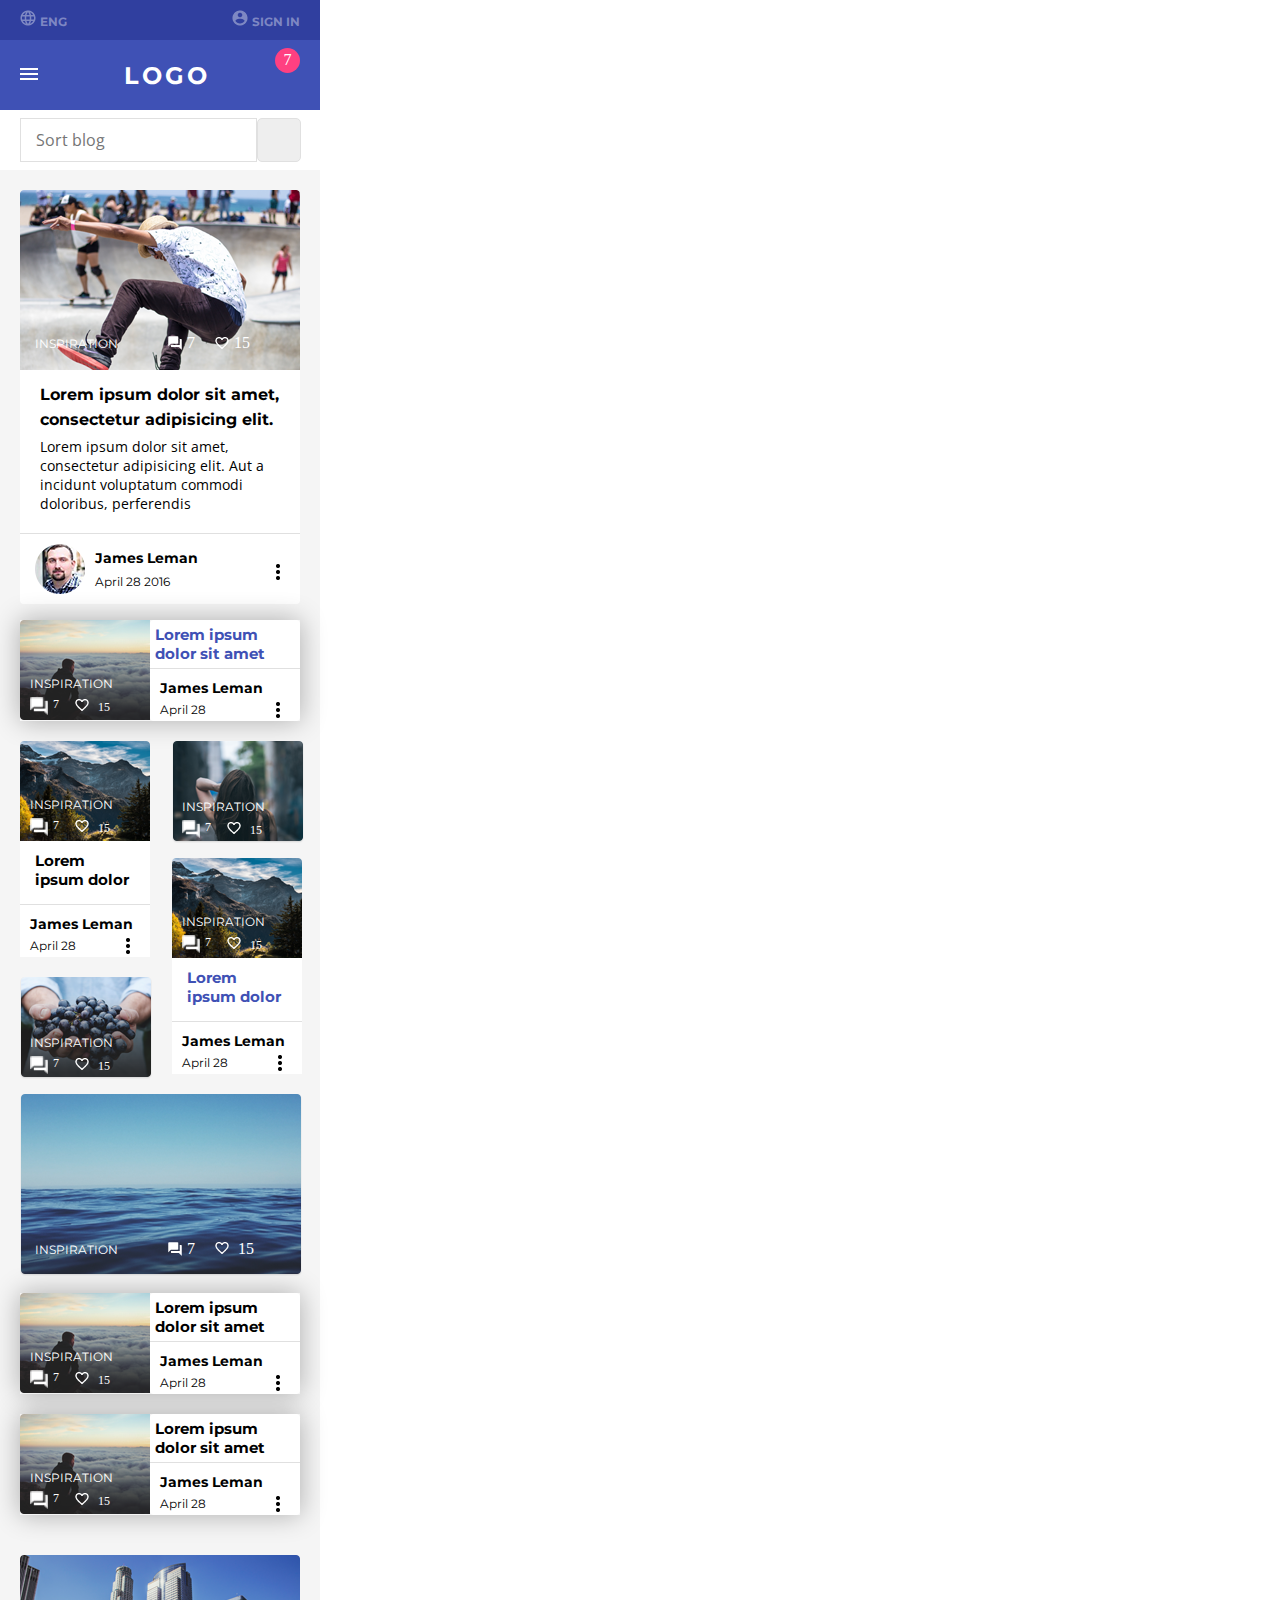
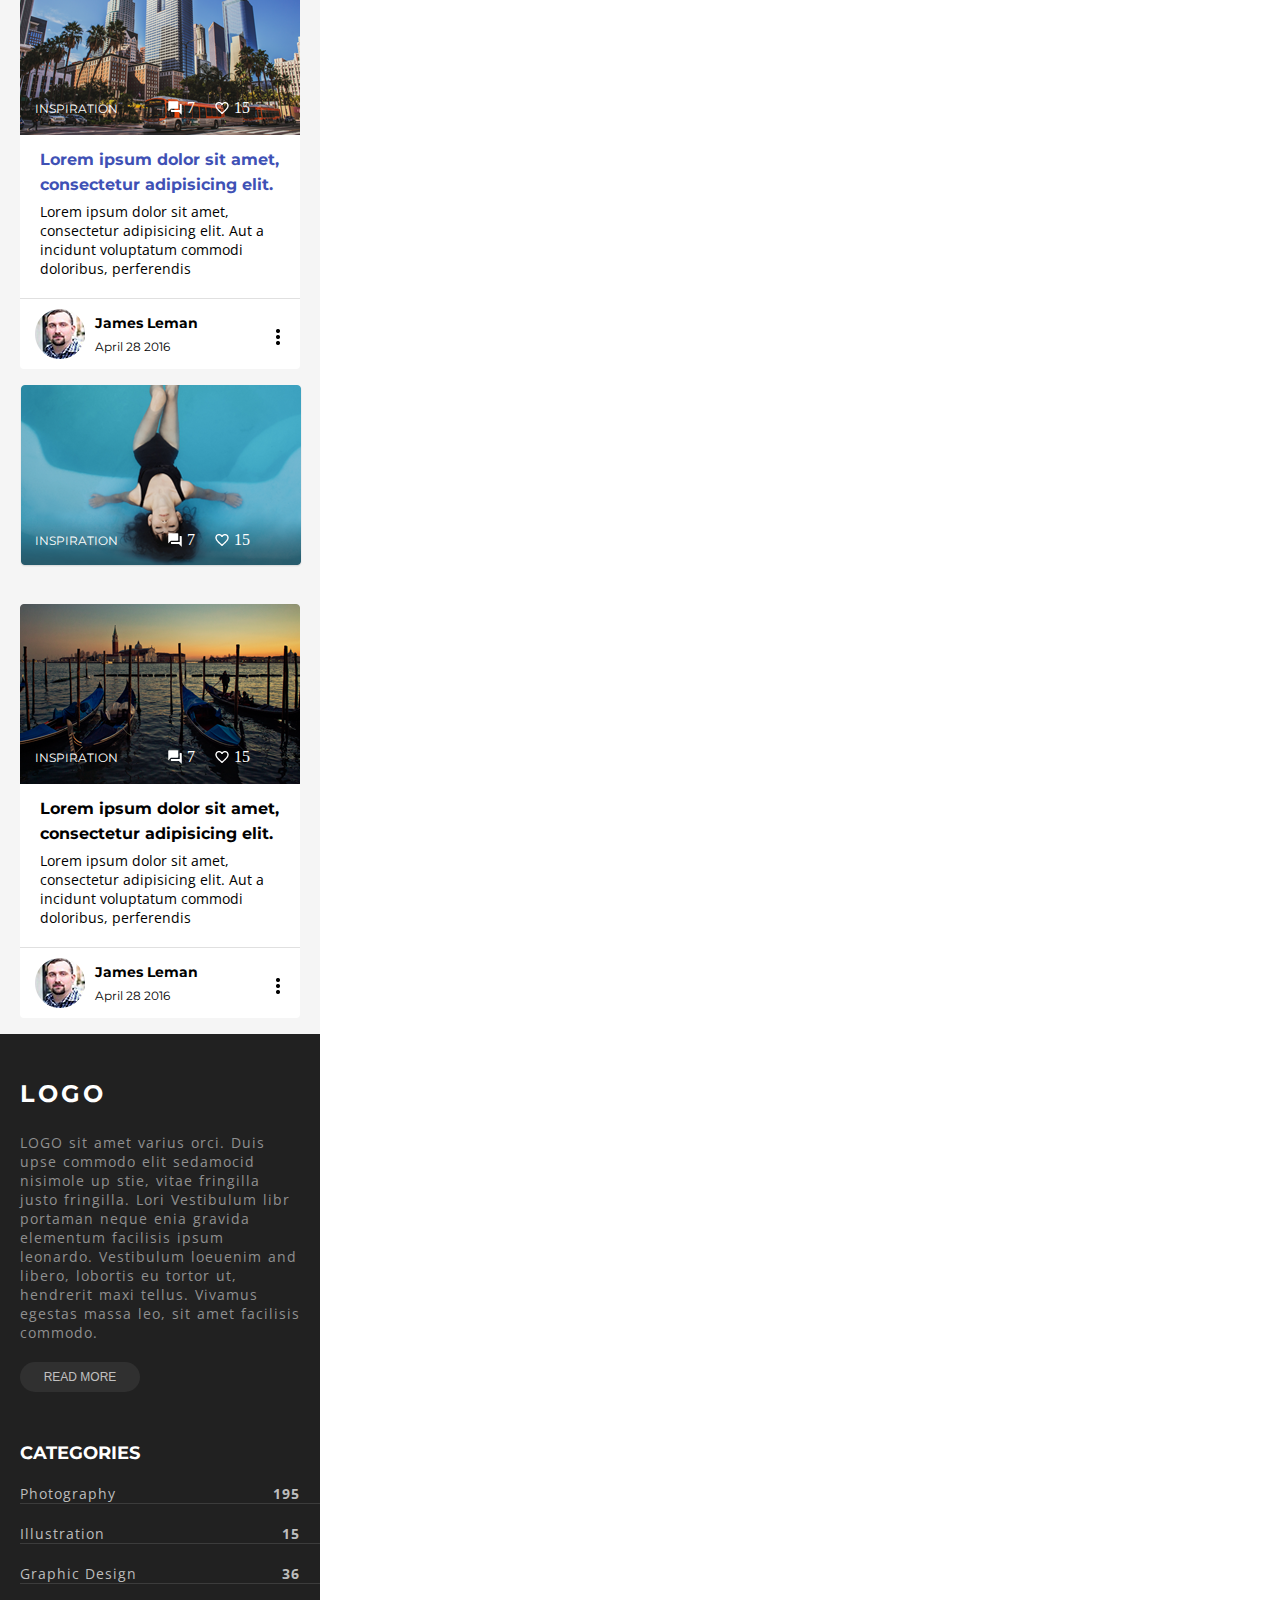
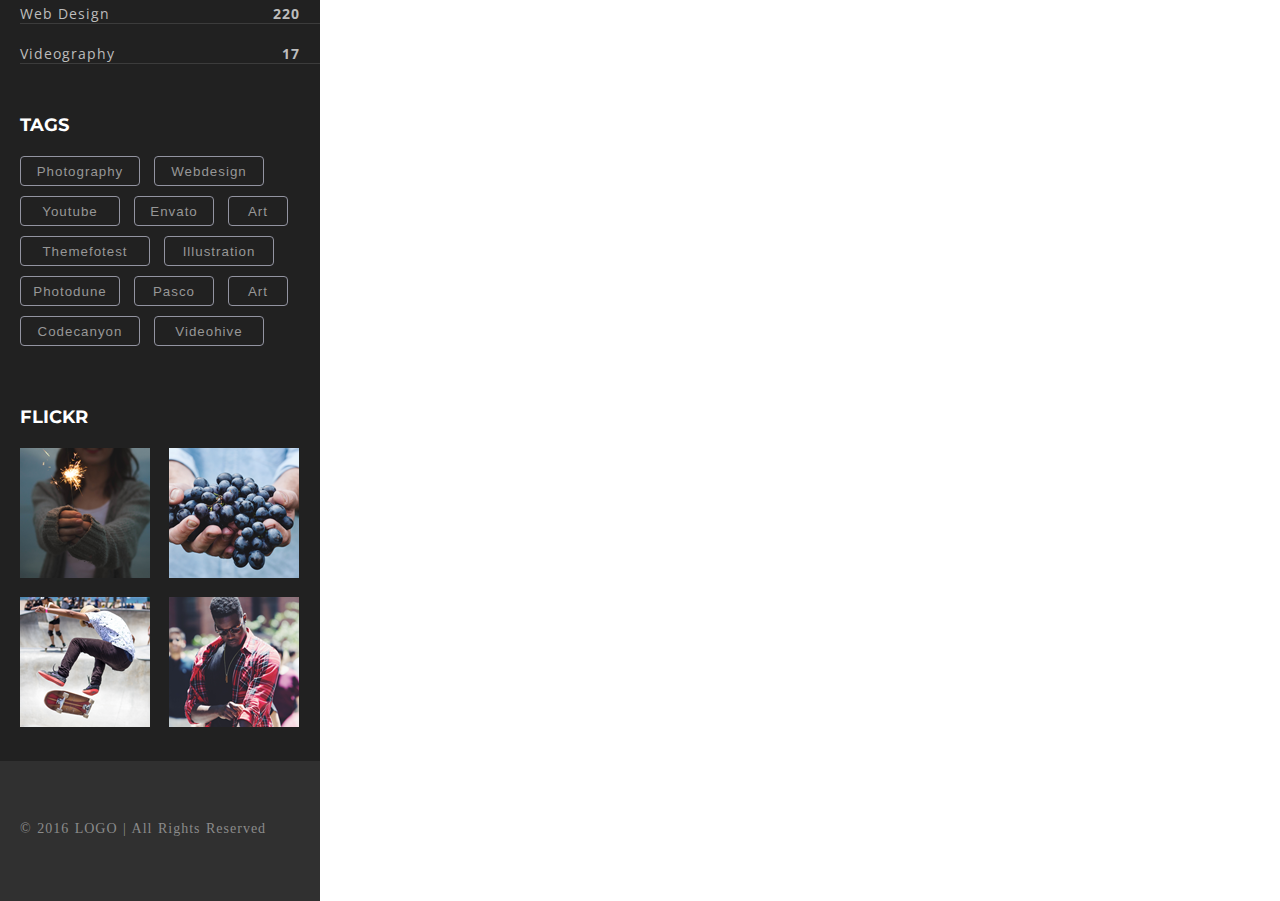
<file: loft-blog-mobile/index.html>
<!DOCTYPE html>
<html lang="en">
<head>
	<meta charset="UTF-8">
	<title>loft-mobile</title>
	<link rel="stylesheet" type="text/css" href="css/style.css">
	<link rel="stylesheet" href="https://use.fontawesome.com/releases/v5.2.0/css/all.css" integrity="sha384-hWVjflwFxL6sNzntih27bfxkr27PmbbK/iSvJ+a4+0owXq79v+lsFkW54bOGbiDQ" crossorigin="anonymous">
	<link href="https://fonts.googleapis.com/css?family=Montserrat:400,700,900|Open+Sans:400,700" rel="stylesheet">
</head>
<body>
	<section>
		<div class = "mobile-header">
			<div class = "dark-blue-line">
				<div class = "language-container">
					<div class = "2222">
					<img class = "img-language"src = "img/language.png">
					<a href ="#" class = "Eng">
						Eng
					</a>
					<a href = "#" class = "arrow-down"><i class="fas fa-angle-down"></i></a>
				</div>
					<div class = "1111">
					<img src = "img/account_circle.png">
					<a  class = "sign-in"href = "#">Sign in</a>
				</div>
				</div>
			</div>
			
			<div class = "blue-line-header">

				<div class = "burger-menu">
					<a href = "#"><img src = "img/menu.png"></a>
				</div>

				<div class = "mobile-header-logo">
					<h1 class = "logo">
						logo
					</h1>
				</div>

				<div class = "shopping-cart">
					<a href = "#"><i class="fas fa-shopping-cart"></i></a>
					<div class = "pink-circle">
						<span class = "seven">
							7
						</span>
					</div>
			</div>
	</section>


	<section>
		<div class = "white-content">
			<input type="text" name="" placeholder="Sort blog">
			<div class="input-button"><a href="#"><i class="fas fa-sort-up"></i></a><a href = "#"><i class="fas fa-sort-down"></i></a></div>
		</div>

		<div class = "bg-main-content">

			<div class = "first-post">
				<img src = "img/1.png">
					<div class = "Clasification-post">

						<div class = "name-post">
							<span class = "inspiration">
								inspiration
							</span>
						</div>

						<div class = "like-coment">
								<div class = "comment">
									<img src = "img/forum.png">
									<span class = "kol-coment">
										7
									</span>
								</div>

								<div class = "like">
									<img src = "img/favorite_border.png">
									<span class = "kol-coment">
										15
									</span>
								</div>
							</div>
						</div><!---close Clasification-post-->

						<div class = "white-wrapper">
							<h2 class = "title-first-post">
								Lorem ipsum dolor sit amet, consectetur adipisicing elit.
							</h2>

							<p class = "offer-first-post">
								Lorem ipsum dolor sit amet, consectetur adipisicing elit. Aut a  incidunt voluptatum commodi doloribus, perferendis
							</p>

							<div class = "separating-line">
							</div>

							<div class = "user-info">
								<div class ="user-card">
									<img src = "img/Photo.png" class = "men">
								<div class = "men-img">
									<h5 class = "user-name">
										James Leman
									</h5>
									<span class = "date">
										April 28 2016
									</span>
								</div><!--men-img-->
							</div><!--user-info-->
									<div class = "triple-dots">
										<img src = "img/more_vert.png">
									</div>
							</div><!-- close user -info-->
						</div><!---close white wrapper-->
					</div><!--close first post-->

<div class = "global">
					<div class = "next-post__small-2">
						<img src = "img/Layer 76.png">
					<div class = "Clasification-post__small-2">

						<div class = "name-post__small-2">
							<span class = "inspiration__small-2">
								inspiration
							</span>
						</div>

						<div class = "like-coment__small-2">
								<div class = "comment__small-2">
									<img src = "img/forum.png">
									<span class = "kol-coment__small-2">
										7
									</span>
								</div>

								<div class = "line__small-2">
									<img src = "img/favorite_border.png">
									<span class = "kol-coment__small-2">
										15
									</span>
								</div>
							</div>
						</div><!---close Clasification-post-->
					</div><!--close next-post__smal2-->
						<div class ="white-box">
							<h3 class = "title-white-box blue">
								Lorem ipsum dolor sit amet
							</h3>

							<div class = "separating-line">
							</div>
							<div class = "user-card__white-box">
								<span class ="user-name__user-card">
									James Leman
								</span>
								<div class = "wrapper-next-post2">
									<span class ="date__user-card">
										April 28
									</span>
									<img src = "img/more_vert.png">
								</div>
							</div><!--close user-card__white-box-->
						</div><!--colse white-box-->
					</div>



<div class = "max-global">
<div class = "global77">
					<div class = "next-post2">
						<img src = "img/Layer 77.png">
					<div class = "Clasification-post__small-2">

						<div class = "name-post__small-2">
							<span class = "inspiration__small-2">
								inspiration
							</span>
						</div>

						<div class = "like-coment__small-2">
								<div class = "comment__small-2">
									<img src = "img/forum.png">
									<span class = "kol-coment__small-2">
										7
									</span>
								</div>

								<div class = "line__small-2">
									<img src = "img/favorite_border.png">
									<span class = "kol-coment__small-2">
										15
									</span>
								</div>
							</div>
						</div><!---close Clasification-post-->
						<div class ="white-box__small">
							<h3 class = "title-white-box2">
								Lorem ipsum dolor
							</h3>

							<div class = "separating-line">
							</div>
							<div class = "user-card__white-box">
								<span class ="user-name__user-card">
									James Leman
								</span>
								<div class = "wrapper-next-post2">
									<span class ="date__user-card">
										April 28
									</span>
									<img src = "img/more_vert.png">
								</div>
							</div><!--close user-card__white-box-->
						</div><!--colse white-box-->
					</div><!---close next-post2-->

					<div class = "photo-post">
						<img src = "img/Layer 80.png">
					<div class = "Clasification-post__small-2">

						<div class = "name-post__small-2">
							<span class = "inspiration__small-2">
								inspiration
							</span>
						</div>

						<div class = "like-coment__small-2">
								<div class = "comment__small-2">
									<img src = "img/forum.png">
									<span class = "kol-coment__small-2">
										7
									</span>
								</div>

								<div class = "line__small-2">
									<img src = "img/favorite_border.png">
									<span class = "kol-coment__small-2">
										15
									</span>
								</div>
							</div>
						</div><!---close Clasification-post-->
					</div><!--colose photo-post-->

				</div><!--close global-->



		<div class = "global2">

					<div class = "photo-post">
						<img src = "img/Layer 79.png">
					<div class = "Clasification-post__small-2">

						<div class = "name-post__small-2">
							<span class = "inspiration__small-2">
								inspiration
							</span>
						</div>

						<div class = "like-coment__small-2">
								<div class = "comment__small-2">
									<img src = "img/forum.png">
									<span class = "kol-coment__small-2">
										7
									</span>
								</div>

								<div class = "line__small-2">
									<img src = "img/favorite_border.png">
									<span class = "kol-coment__small-2">
										15
									</span>
								</div>
							</div>
						</div><!---close Clasification-post-->
					</div><!--colose photo-post-->


				<div class = "next-post2">
						<img src = "img/Layer 77.png">
					<div class = "Clasification-post__small-2">

						<div class = "name-post__small-2">
							<span class = "inspiration__small-2">
								inspiration
							</span>
						</div>

						<div class = "like-coment__small-2">
								<div class = "comment__small-2">
									<img src = "img/forum.png">
									<span class = "kol-coment__small-2">
										7
									</span>
								</div>

								<div class = "line__small-2">
									<img src = "img/favorite_border.png">
									<span class = "kol-coment__small-2">
										15
									</span>
								</div>
							</div>
						</div><!---close Clasification-post-->
						<div class ="white-box__small">
							<h3 class = "title-white-box2 blue">
								Lorem ipsum dolor
							</h3>

							<div class = "separating-line">
							</div>
							<div class = "user-card__white-box">
								<span class ="user-name__user-card">
									James Leman
								</span>
								<div class = "wrapper-next-post2">
									<span class ="date__user-card">
										April 28
									</span>
									<img src = "img/more_vert.png">
								</div>
							</div><!--close user-card__white-box-->
						</div><!--colse white-box-->
					</div><!---close next-post2-->


				</div><!--close global2-->
			</div><!--max-global-->


					<div class = "big-photo-post">
						<img src = "img/Layer 75.png">
					<div class = "Clasification-post">
						<div class = "name-post">
							<span class = "inspiration">
								inspiration
							</span>
						</div>

						<div class = "like-coment">
								<div class = "comment">
									<img src = "img/forum.png">
									<span class = "kol-coment">
										7
									</span>
								</div>

								<div class = "line">
									<img src = "img/favorite_border.png">
									<span class = "kol-coment">
										15
									</span>
								</div>
							</div>
						</div><!---close Clasification-post-->
					</div><!--close big-photo-post-->





					<div class = "global">
					<div class = "next-post__small-2">
						<img src = "img/Layer 76.png">
					<div class = "Clasification-post__small-2">

						<div class = "name-post__small-2">
							<span class = "inspiration__small-2">
								inspiration
							</span>
						</div>

						<div class = "like-coment__small-2">
								<div class = "comment__small-2">
									<img src = "img/forum.png">
									<span class = "kol-coment__small-2">
										7
									</span>
								</div>

								<div class = "line__small-2">
									<img src = "img/favorite_border.png">
									<span class = "kol-coment__small-2">
										15
									</span>
								</div>
							</div>
						</div><!---close Clasification-post-->
					</div><!--close next-post__smal2-->
						<div class ="white-box">
							<h3 class = "title-white-box">
								Lorem ipsum dolor sit amet
							</h3>

							<div class = "separating-line">
							</div>
							<div class = "user-card__white-box">
								<span class ="user-name__user-card">
									James Leman
								</span>
								<div class = "wrapper-next-post2">
									<span class ="date__user-card">
										April 28
									</span>
									<img src = "img/more_vert.png">
								</div>
							</div><!--close user-card__white-box-->
						</div><!--colse white-box-->
					</div>






					<div class = "global">
					<div class = "next-post__small-2">
						<img src = "img/Layer 76.png">
					<div class = "Clasification-post__small-2">

						<div class = "name-post__small-2">
							<span class = "inspiration__small-2">
								inspiration
							</span>
						</div>

						<div class = "like-coment__small-2">
								<div class = "comment__small-2">
									<img src = "img/forum.png">
									<span class = "kol-coment__small-2">
										7
									</span>
								</div>

								<div class = "line__small-2">
									<img src = "img/favorite_border.png">
									<span class = "kol-coment__small-2">
										15
									</span>
								</div>
							</div>
						</div><!---close Clasification-post-->
					</div><!--close next-post__smal2-->
						<div class ="white-box">
							<h3 class = "title-white-box">
								Lorem ipsum dolor sit amet
							</h3>

							<div class = "separating-line">
							</div>
							<div class = "user-card__white-box">
								<span class ="user-name__user-card">
									James Leman
								</span>
								<div class = "wrapper-next-post2">
									<span class ="date__user-card">
										April 28
									</span>
									<img src = "img/more_vert.png">
								</div>
							</div><!--close user-card__white-box-->
						</div><!--colse white-box-->
					</div>





<div class = "first-post">
				<img src = "img/Layer 83.png">
					<div class = "Clasification-post">

						<div class = "name-post">
							<span class = "inspiration">
								inspiration
							</span>
						</div>

						<div class = "like-coment">
								<div class = "comment">
									<img src = "img/forum.png">
									<span class = "kol-coment">
										7
									</span>
								</div>

								<div class = "like">
									<img src = "img/favorite_border.png">
									<span class = "kol-coment">
										15
									</span>
								</div>
							</div>
						</div><!---close Clasification-post-->

						<div class = "white-wrapper">
							<h2 class = "title-first-post blue">
								Lorem ipsum dolor sit amet, consectetur adipisicing elit.
							</h2>

							<p class = "offer-first-post">
								Lorem ipsum dolor sit amet, consectetur adipisicing elit. Aut a  incidunt voluptatum commodi doloribus, perferendis
							</p>

							<div class = "separating-line">
							</div>

							<div class = "user-info">
								<div class ="user-card">
									<img src = "img/Photo.png" class = "men">
								<div class = "men-img">
									<h5 class = "user-name">
										James Leman
									</h5>
									<span class = "date">
										April 28 2016
									</span>
								</div><!--men-img-->
							</div><!--user-info-->
									<div class = "triple-dots">
										<img src = "img/more_vert.png">
									</div>
							</div><!-- close user -info-->
						</div><!---close white wrapper-->
					</div><!--close first post-->


					<div class = "big-photo-post">
						<img src = "img/Layer 84.png">

						<div class = "Clasification-post">

						<div class = "name-post">
							<span class = "inspiration">
								inspiration
							</span>
						</div>

						<div class = "like-coment">
								<div class = "comment">
									<img src = "img/forum.png">
									<span class = "kol-coment">
										7
									</span>
								</div>

								<div class = "like">
									<img src = "img/favorite_border.png">
									<span class = "kol-coment">
										15
									</span>
								</div>
							</div>
						</div><!---close Clasification-post-->

						
					</div><!--close big-photo-post-->



<div class = "first-post">
				<img src = "img/Layer 86.png">
					<div class = "Clasification-post">

						<div class = "name-post">
							<span class = "inspiration">
								inspiration
							</span>
						</div>

						<div class = "like-coment">
								<div class = "comment">
									<img src = "img/forum.png">
									<span class = "kol-coment">
										7
									</span>
								</div>

								<div class = "like">
									<img src = "img/favorite_border.png">
									<span class = "kol-coment">
										15
									</span>
								</div>
							</div>
						</div><!---close Clasification-post-->

						<div class = "white-wrapper">
							<h2 class = "title-first-post">
								Lorem ipsum dolor sit amet, consectetur adipisicing elit.
							</h2>

							<p class = "offer-first-post">
								Lorem ipsum dolor sit amet, consectetur adipisicing elit. Aut a  incidunt voluptatum commodi doloribus, perferendis
							</p>

							<div class = "separating-line">
							</div>

							<div class = "user-info">
								<div class ="user-card">
									<img src = "img/Photo.png" class = "men">
								<div class = "men-img">
									<h5 class = "user-name">
										James Leman
									</h5>
									<span class = "date">
										April 28 2016
									</span>
								</div><!--men-img-->
							</div><!--user-info-->
									<div class = "triple-dots">
										<img src = "img/more_vert.png">
									</div>
							</div><!-- close user -info-->
						</div><!---close white wrapper-->
					</div><!--close first post-->



					<div class = "bg-main-content2">
						<h2 class = "logo-footer">
							Logo
						</h2>
						<p class = "offer-main-content2">
							<span>Logo</span> sit amet varius orci. Duis upse commodo elit sedamocid nisimole up stie, vitae fringilla justo fringilla. Lori Vestibulum libr portaman neque enia gravida elementum facilisis ipsum leonardo. Vestibulum loeuenim and libero, lobortis eu tortor ut, hendrerit  maxi tellus. Vivamus egestas massa leo, sit amet facilisis commodo. 
						</p>
						<button class = "button__main-content2">Read More</button>

						<h5 class = "title__categories">
								Categories
							</h5>

							<div class = "block-categories">
								<span>Photography</span>
								<span class = "count">195</span>
							</div>
							<div class = "separating-line color ">
								</div>
								<div class = "block-categories">
								<span>Illustration</span>
								<span class = "count">15</span>
							</div>
							<div class = "separating-line color">
								</div>
								<div class = "block-categories">
								<span>Graphic Design</span>
								<span class = "count">36</span>
							</div>
							<div class = "separating-line color">
								</div>
								<div class = "block-categories">
								<span>Web Design </span>
								<span class = "count">220</span>
							</div>
							<div class = "separating-line color">
								</div>
								<div class = "block-categories">
								<span>Videography</span>
								<span class = "count">17</span>
							</div>
							<div class = "separating-line color">
								</div>


								<h5 class = "title__categories">
								Tags
							</h5>
						
						<div class = "tags">
							<button>Photography</button>
							<button>Webdesign</button>
							<button>Youtube</button>
							<button>Envato</button>
							<button>Art</button>
							<button>Themefotest</button>
							<button>Illustration</button>
							<button>Photodune</button>
							<button>Pasco</button>
							<button>Art</button>
							<button>Codecanyon</button>
							<button>Videohive</button>
						</div>

						
						<div class = "flickr">
								<h5 class = "title__categories">
								Flickr
								</h5>
							<div class = "flic-img">
								<img src="img/Layer 70.png" alt="">
								<img src="img/Layer 71.png" alt="">
							</div>
								<div class = "flic2-img">
								<img src="img/Layer 72.png" alt="">
								<img src="img/Layer 73.png" alt="">
							</div>
							</div>

							</div>
						</div><!--bg-main-content2-->

						<footer>
							<div class = "links-list">
				<ul>
					<li><a href = "#"><i class="fab fa-facebook-f"></i></a></li>
					<li><a href = "#"><i class="fab fa-twitter"></i></a></li>
					<li><a href = "#"><i class="fab fa-vk"></i></a></li>
					<li><a href = "#"><i class="fab fa-pinterest-p"></i></a></li>
					<li><a href = "#"><i class="fab fa-tumblr"></i></i></a></li>
					<li><a href = "#"><i class="fab fa-dribbble"></i></a></li>
				</ul>
			<div class = "footer-text">
				<span>© 2016 LOGO | All Rights Reserved</span>   
			</div>


						</footer>



























	




















		




	</section>
	
</body>
</html>
</file>
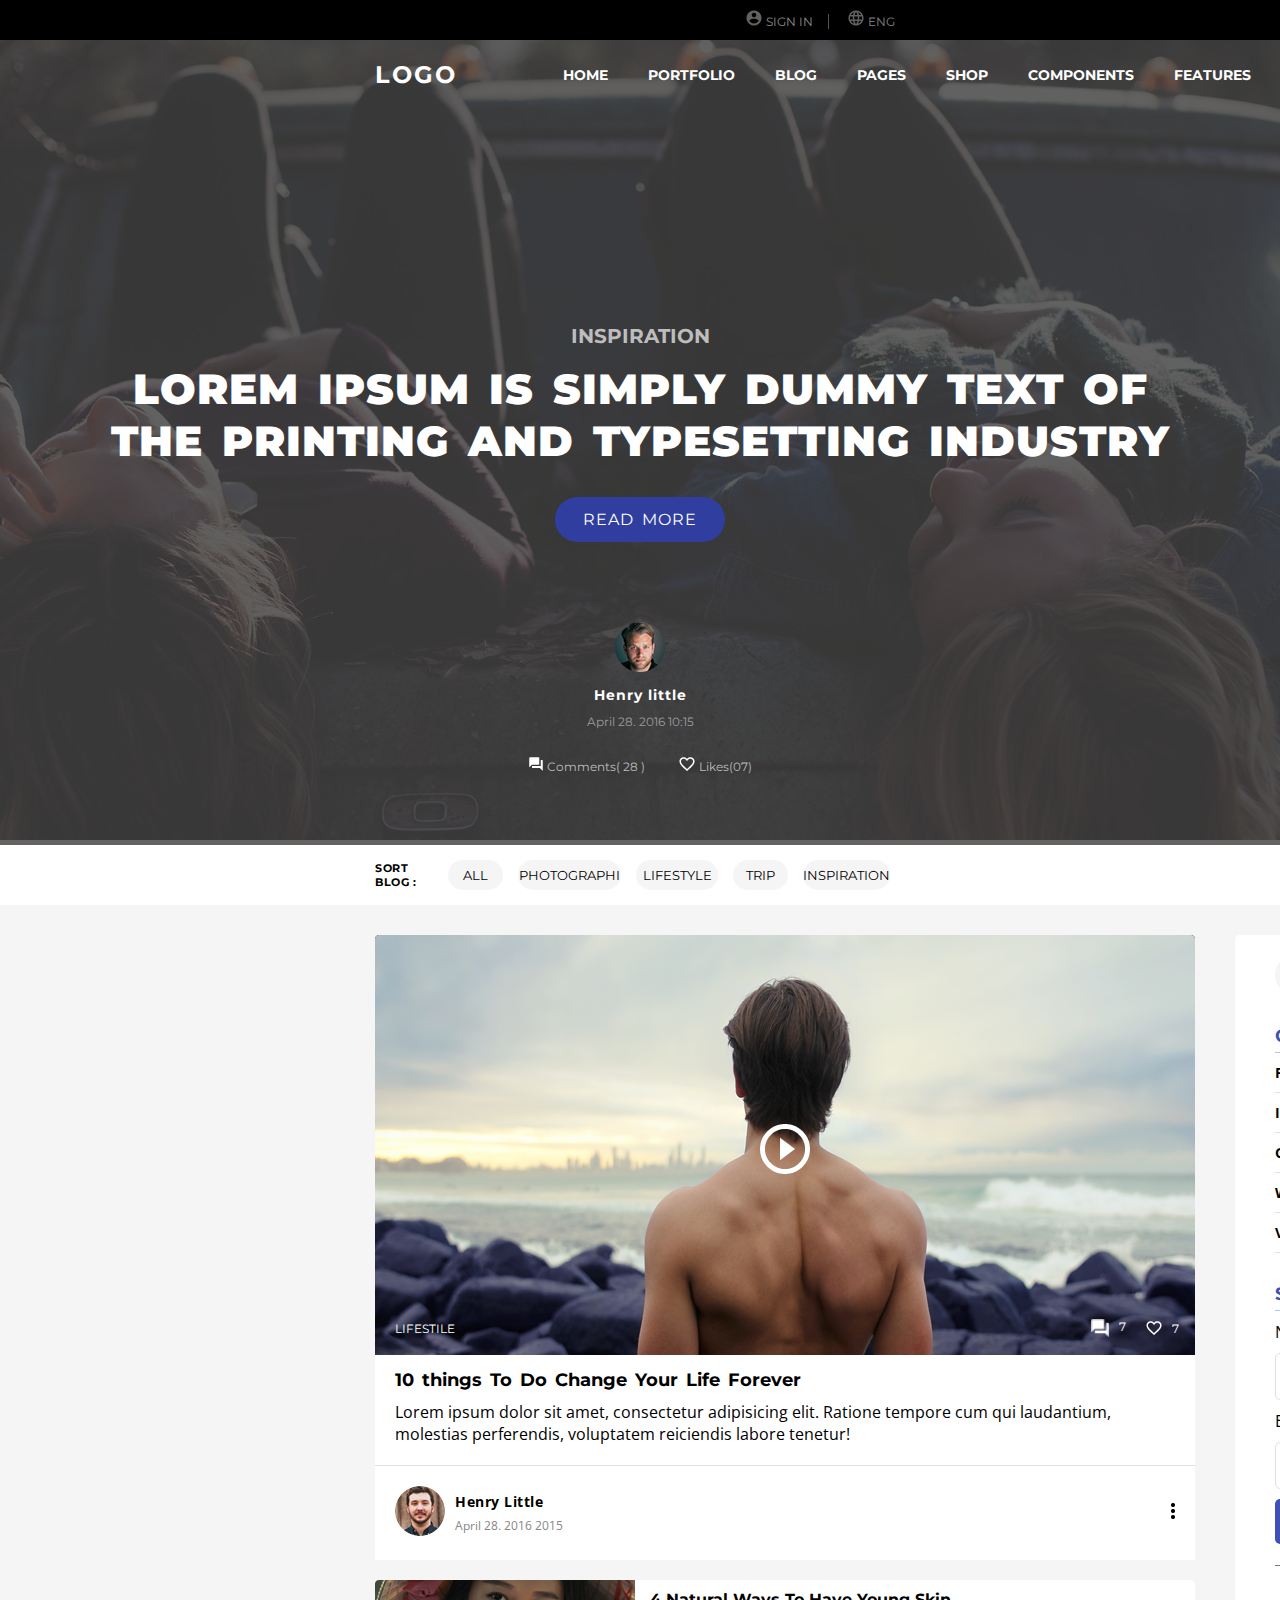
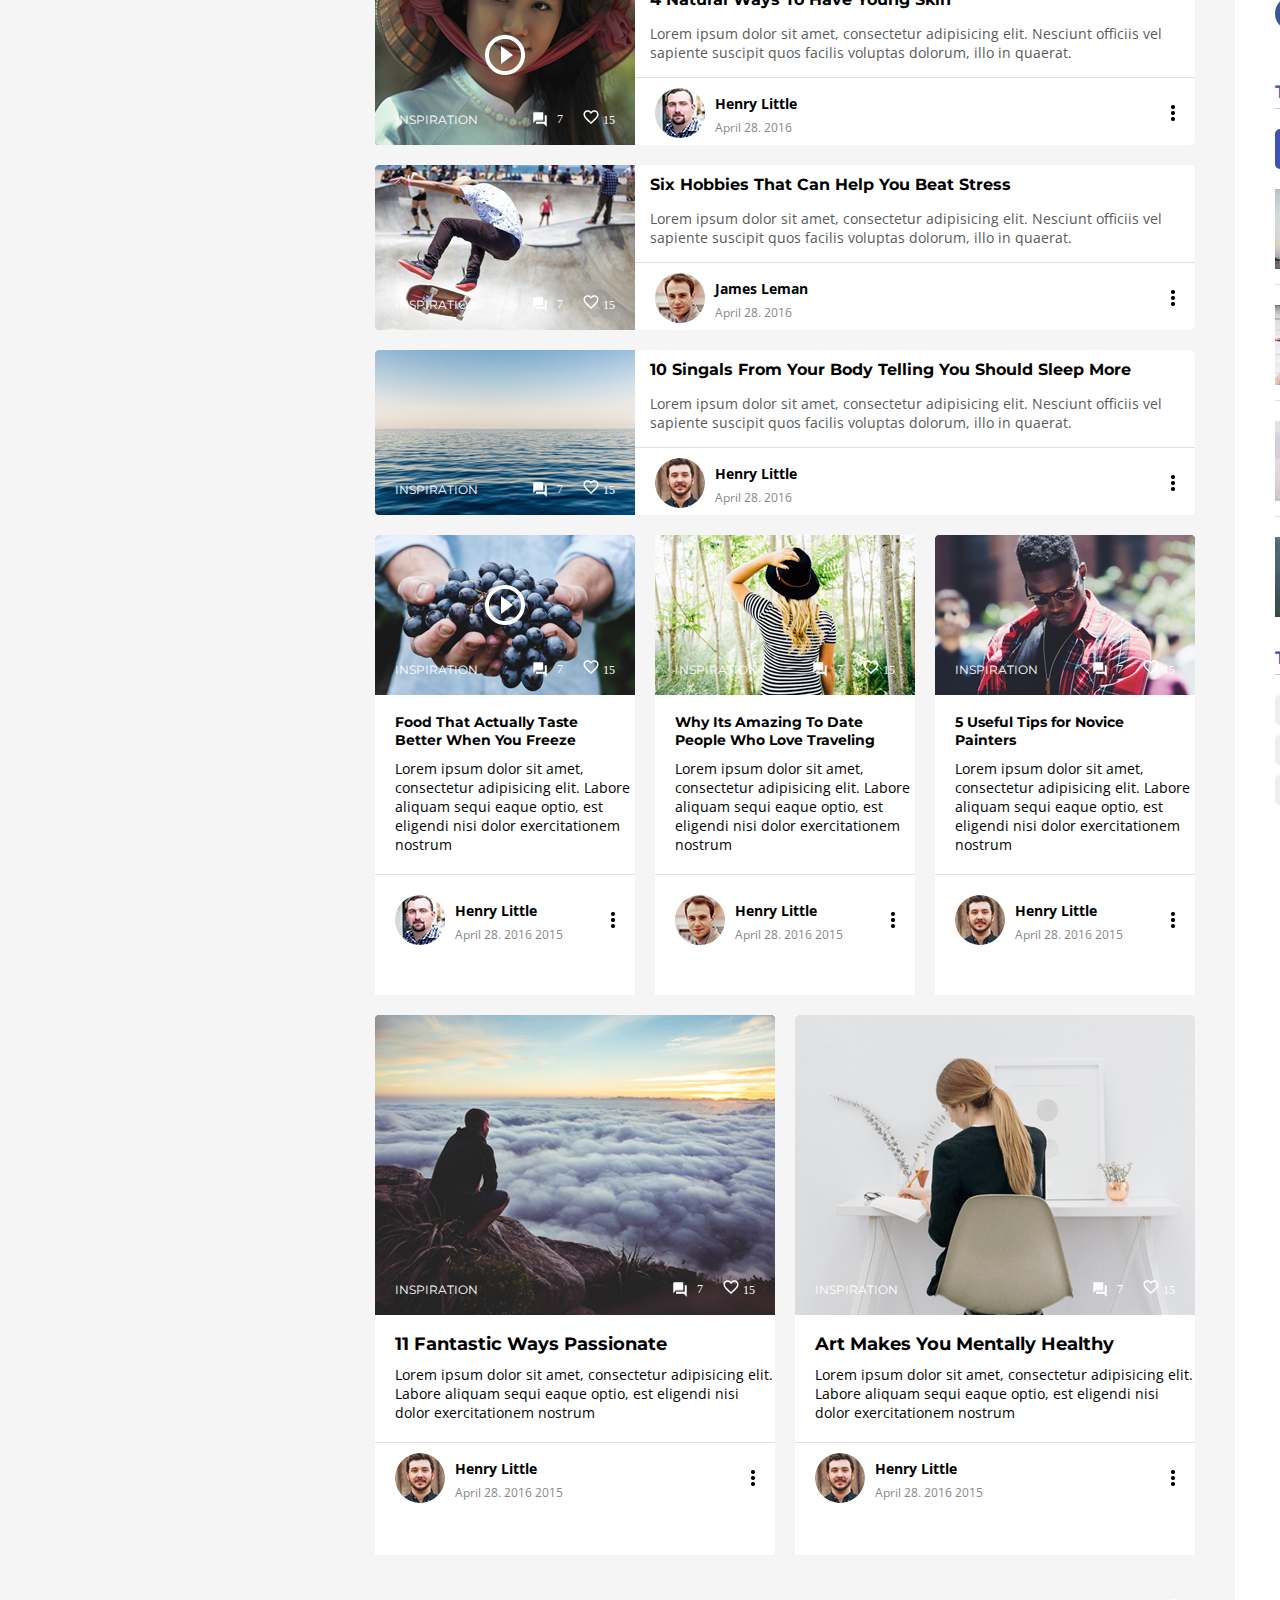
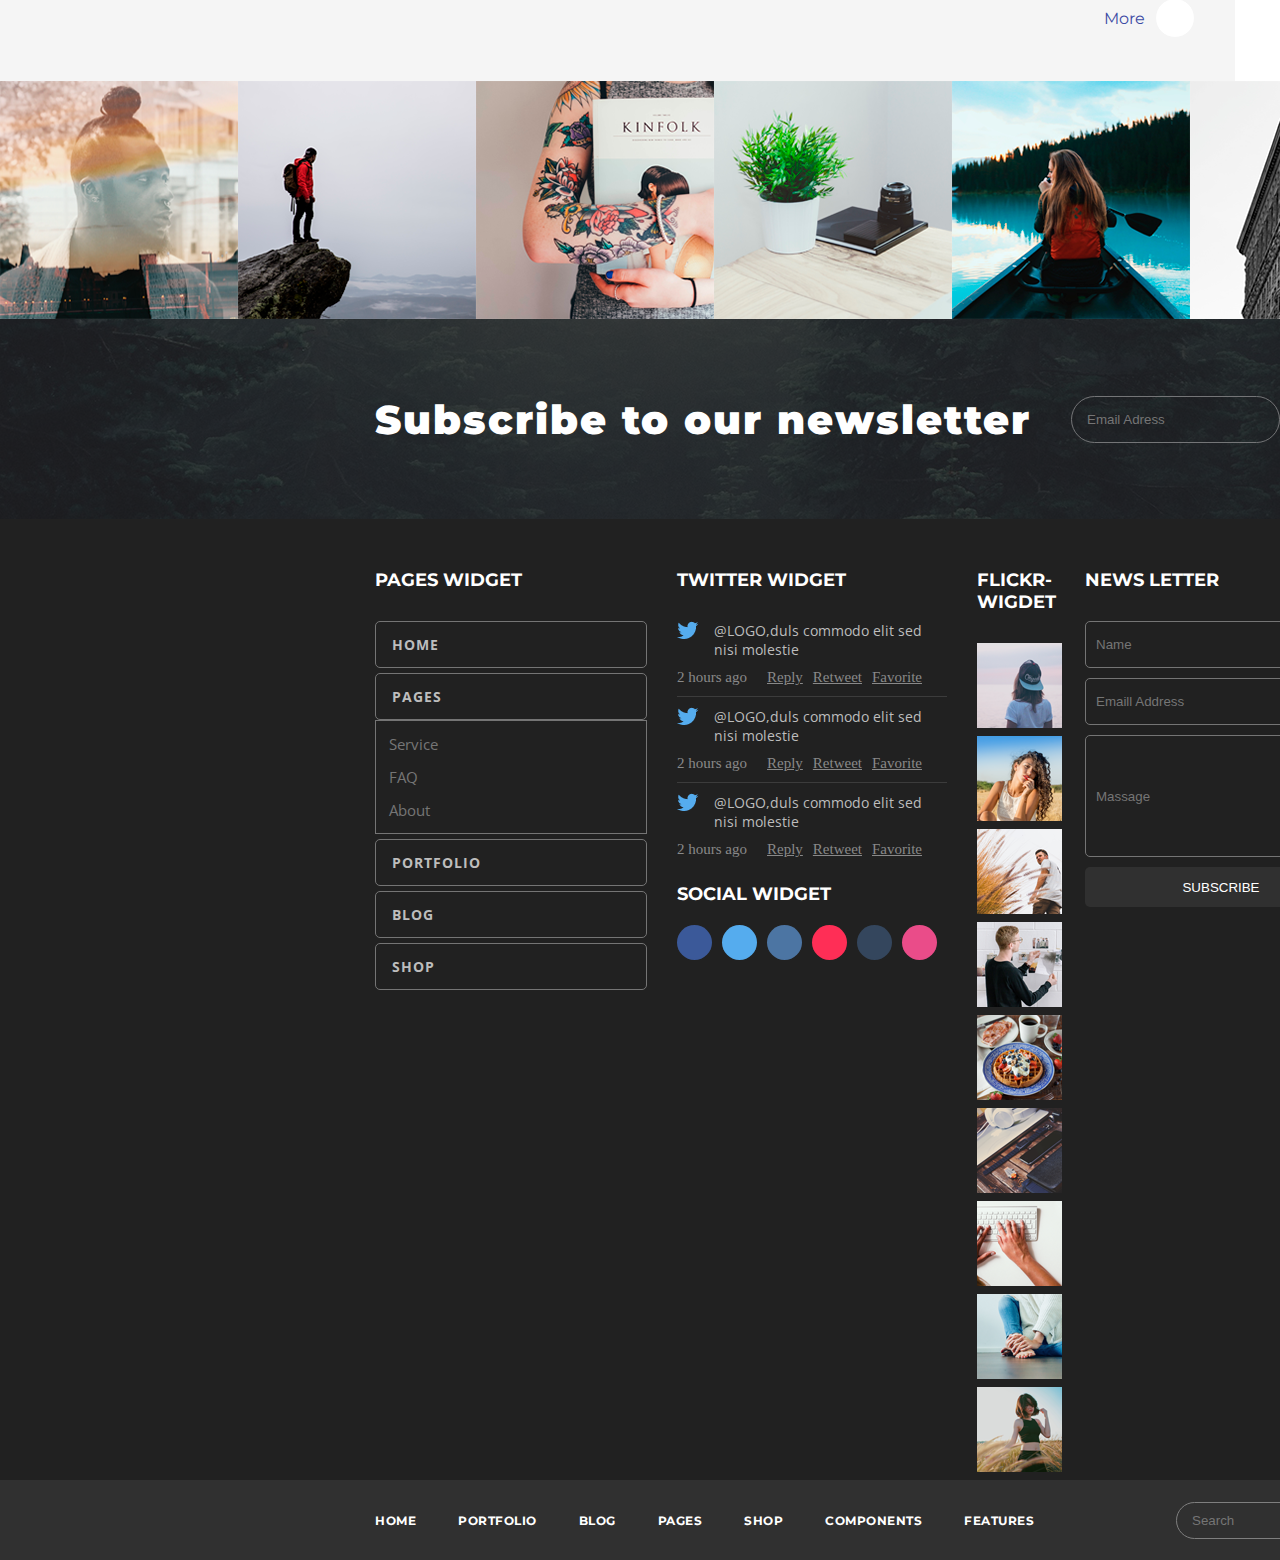
<file: loft-blog/index.html>
<!DOCTYPE html>
<html lang="en">
<head>
	<meta charset="UTF-8">
	<title>Loft</title>
	<link rel="stylesheet" type="text/css" href="css/style.css">
	<link rel="stylesheet" href="https://use.fontawesome.com/releases/v5.2.0/css/all.css" integrity="sha384-hWVjflwFxL6sNzntih27bfxkr27PmbbK/iSvJ+a4+0owXq79v+lsFkW54bOGbiDQ" crossorigin="anonymous">
	<link href="https://fonts.googleapis.com/css?family=Montserrat:400,700,900|Open+Sans:400,700" rel="stylesheet">
</head>
<body>

<section class = "main-section1">

	<div class = "header-line">
		<div class = "wrapper">
			<div class = "links-list">
				<ul>
					<li><a href = "#"><i class="fab fa-facebook-f"></i></a></li>
					<li><a href = "#"><i class="fab fa-twitter"></i></a></li>
					<li><a href = "#"><i class="fab fa-pinterest-p"></i></a></li>
					<li><a href = "#"><i class="fab fa-vk"></i></a></li>
					<li><a href = "#"><i class="fab fa-google-plus-g"></i></a></li>
					<li><a href = "#"><i class="fab fa-behance"></i></a></li>
					<li><a href = "#"><i class="fab fa-dribbble"></i></a></li>
					<li><a href = "#"><i class="fab fa-instagram"></i></a></li>
				</ul>
			</div>
	<div class = "1111">
			<img src = "img/account_circle.png">
			<a  class = "sign-in"href = "#">Sign in</a>
		

			<img class = "img-language"src = "img/language.png">
			<a href ="#" class = "Eng">
				Eng
			</a>
			<a href = "#" class = "arrow-down"><i class="fas fa-angle-down"></i></a>
		</div>
	</div>
</div>


<div class = "bg2">
	<div class = "bg-black">
		<div class = "slider-arrows">
			<div class = "left-arrow">
			<a  href = "#"><i class="fas fa-angle-left"></i></a>
			</div>
			<div class = "right-arrow">
			<a  href  = "#"><i class="fas fa-angle-right"></i></a>
		</div>
		</div>
		<div class ="bg">
			<div class = "header-logo">
				<span class = "logo-text">Logo</span>
			</div>
	
	<div class = " header-menu">
		<ul>
			<li><a href = "#">home<i class="fas fa-angle-down"></i></a></li>
			<li><a href = "#">Portfolio<i class="fas fa-angle-down"></i></a></li>
			<li><a href = "#">Blog<i class="fas fa-angle-down"></i></a></li>
			<li><a href = "#">Pages<i class="fas fa-angle-down"></i></a></li>
			<li><a href = "#">Shop<i class="fas fa-angle-down"></i></a></li>
			<li><a href = "#">Components<i class="fas fa-angle-down"></i></a></li>
			<li><a href = "#">Features<i class="fas fa-angle-down"></i></a></li>
		</ul>
	</div>

	<div class = "header-functions">
		<a href = "#"><i class="fas fa-search"></i></a>
		<a href = "#" class ="vertical-line"><i class="far fa-heart"></i></a>
		<a href = "#"><i class="fas fa-shopping-cart"></i></a>
	</div>
</div>


	<div class = "main-content1">
		<span class = "uptitle">
			Inspiration
		</span>
		<h1 class = "main-content1__title">
			Lorem Ipsum is simply dummy text of<br>
			the printing and typesetting industry 
		</h1>

		<button class = "main-content1__button">Read more</button>
		<div class = "mini-card">
			<img src ="img/Photo3.png">
				<h5 class = "mini-card__title__name">
					Henry little
				</h5>
				<span class ="date">
					April 28. 2016 10:15
				</span>
				
				<div class = "mini-card__functions">
					<img src = "img/forum.png">
						<a href = "#">Comments( 28 )</a>

						<img src = "img/favorite_border.png">
							<a href = "#">Likes(07)</a>
				</div>
			</div>
		</div>
	</div>
</section>

<section id ="sort">
	<div class = "white-line__wrapper">
	<span>Sort Blog :</span>
	<button class ="small-button">All</button>
	<button class = "big-button">Photographi</button>
	<button class = "medium-button">Lifestyle</button>
	<button class ="small-button">Trip</button>
	<button class = "medium-button">Inspiration</button>
	</div>
</section>

<div class = global-blox>
	<div class = "gray-bg">
		<div class = "main-post">
			<div class = "image-main-post">
				<img class = "main-img" src = "img/Box.png">
				<div class = "play-one">
					<img  class = "img-play"src = "img/play_circle_outline.png">
				</div>
						
						<div class = "Clasification-box">
							<div class = "name-post">
								<span>Lifestile</span>
							</div>

							<div class ="coment-like-box">
								<div class ="comment">
									<img src = "img/forum.png">
									<span>7</span>
								</div> <!--comment-->
								<div class ="like">
									<img src = "img/favorite_border.png">
									<span>7</span>
								</div><!--like-->
							</div> <!--coment-like-box--> 
						</div><!--Clasification-box-->
					</div>
							<div class = "white-wrapper">
								<h4 class = "title-main-post">
									10 things To Do Change Your Life Forever
								</h4>
								<p class = "offer-main-post">
									Lorem ipsum dolor sit amet, consectetur adipisicing elit. Ratione tempore cum qui laudantium, molestias perferendis, voluptatem reiciendis labore tenetur!
								</p>
								<div class = "separating-line">
								</div>

								<div class = "flex-container">
									<div class ="user-name-box">
										<div class = "user-name-img">
											<img src = "img/Photo.png">
										</div>
											<div class = "name-date">
												<span class = "name-user"> Henry Little</span>
												<br>
												<span class = "date-user">April 28. 2016 2015</span>
											</div>
									</div> <!--user-name-box-->
										<div class = "tripple-dots">
											<img src = "img/more_vert.png">
										</div>
									</div><!--flex-container-->
								</div><!--white-wrapper-->












				
						<div class = "Tripple-coment-container">
							<div class = "small-post1">
								<div class ="small-post1__img">
									<img class = "china-girl"src = "img/Layer 64.png">
									<div class = "play-one__small-post1">
										<img  class = "play-img"src = "img/small.png">
										</div>
											<div class = "Clasification-box__small-post1">

												<div class = "name-post__small-post1">
													<span>Inspiration</span>
												</div>
												<div class = "obvertka">
													<div class = "comment__small-post1">
														<img src = "img/forum.png">
														<span class="number-comment">7</span>
													</div>

												<div class = "like__small-post1">
													<img src = "img/favorite_border.png">
													<span class="number-like">15</span>
												</div>
											</div><!--close obvertka-->
										</div><!--close Clasification-box__small-post1-->
									</div><!--close Clasification-box__small-post1-->
									<div class ="small-post1__title">
										<h4 class ="small-post1__title__name">
											4 Natural Ways To Have Young Skin
										</h4>
										<p class ="small-post1__offer">
											Lorem ipsum dolor sit amet, consectetur adipisicing elit. Nesciunt officiis vel sapiente suscipit quos facilis voluptas dolorum, illo in quaerat.
										</p>
												<div class = "separating-line">
												</div>
								<div class = "flex-container__small-post1">
									<div class ="user-name-box__small-post1">
										<div class = "user-name-img__small-post1">
											<img src = "img/1.png">
										</div>
											<div class = "name-date__small-post1">
												<span class = "name-user__small-post1"> Henry Little</span>
												<br>
												<span class = "date-user__small-post1">April 28. 2016</span>
											</div>
									</div> <!--user-name-box__small-post1-->
										<div class = "tripple-dots__small-post1">
											<img src = "img/more_vert.png">
										</div>
									</div><!-- flex-container__small-post1-->
								</div><!--small-post1__title-->
							</div><!--small-post1-->
						</div><!--Tripple-coment-container-->




						<div class = "Tripple-coment-container">
							<div class = "small-post1">
								<div class ="small-post1__img">
									<img class = "china-girl"src = "img/Layer 47.png">

											<div class = "Clasification-box__small-post1">

												<div class = "name-post__small-post1">
													<span>Inspiration</span>
												</div>
												<div class = "obvertka">
													<div class = "comment__small-post1">
														<img src = "img/forum.png">
														<span class="number-comment">7</span>
													</div>

												<div class = "like__small-post1">
													<img src = "img/favorite_border.png">
													<span class="number-like">15</span>
												</div>
											</div>
										</div>

								</div>
									<div class ="small-post1__title">
										<h4 class ="small-post1__title__name">
											Six Hobbies That Can Help You Beat Stress
										</h4>
										<p class ="small-post1__offer">
											Lorem ipsum dolor sit amet, consectetur adipisicing elit. Nesciunt officiis vel sapiente suscipit quos facilis voluptas dolorum, illo in quaerat.
										</p>
												<div class = "separating-line">
												</div>
								<div class = "flex-container__small-post1">
									<div class ="user-name-box__small-post1">
										<div class = "user-name-img__small-post1">
											<img src = "img/2.png">
										</div>
											<div class = "name-date__small-post1">
												<span class = "name-user__small-post1"> James Leman</span>
												<br>
												<span class = "date-user__small-post1">April 28. 2016</span>
											</div>
									</div> <!--user-name-box__small-post1-->
										<div class = "tripple-dots__small-post1">
											<img src = "img/more_vert.png">
										</div>
									</div><!-- flex-container__small-post1-->
								</div><!--small-post1__title-->
							</div><!--small-post1-->
						</div><!--Tripple-coment-container-->

							<div class = "Tripple-coment-container">
							<div class = "small-post1">
								<div class ="small-post1__img">
									<img class = "china-girl"src = "img/Layer 48.png">
		
											<div class = "Clasification-box__small-post1">

												<div class = "name-post__small-post1">
													<span>Inspiration</span>
												</div>
												<div class = "obvertka">
													<div class = "comment__small-post1">
														<img src = "img/forum.png">
														<span class="number-comment">7</span>
													</div>

												<div class = "like__small-post1">
													<img src = "img/favorite_border.png">
													<span class="number-like">15</span>
												</div>
											</div>
										</div>

								</div>
									<div class ="small-post1__title">
										<h4 class ="small-post1__title__name">
											10 Singals From Your Body Telling You Should Sleep More
										</h4>
										<p class ="small-post1__offer">
											Lorem ipsum dolor sit amet, consectetur adipisicing elit. Nesciunt officiis vel sapiente suscipit quos facilis voluptas dolorum, illo in quaerat.
										</p>
												<div class = "separating-line">
												</div>
								<div class = "flex-container__small-post1">
									<div class ="user-name-box__small-post1">
										<div class = "user-name-img__small-post1">
											<img src = "img/Photo.png">
										</div>
											<div class = "name-date__small-post1">
												<span class = "name-user__small-post1"> Henry Little</span>
												<br>
												<span class = "date-user__small-post1">April 28. 2016</span>
											</div>
									</div> <!--user-name-box__small-post1-->
										<div class = "tripple-dots__small-post1">
											<img src = "img/more_vert.png">
										</div>
									</div><!-- flex-container__small-post1-->
								</div><!--small-post1__title-->
							</div><!--small-post1-->
						</div><!--Tripple-coment-container-->





						
						<div class = "Tripple-coment-container2">
							<div class = "card">
								<div class = "small-post1">
									<div class ="small-post1__img">
										<img class = "china-girl"src = "img/Layer 53.png">
											<div class = "play-one__small-post1">
												<img  class = "play-img"src = "img/small.png">
											</div>
											<div class = "Clasification-box__small-post1">

												<div class = "name-post__small-post1">
													<span>Inspiration</span>
												</div>
												<div class = "obvertka">
													<div class = "comment__small-post1">
														<img src = "img/forum.png">
														<span class="number-comment">7</span>
													</div>

												<div class = "like__small-post1">
													<img src = "img/favorite_border.png">
													<span class="number-like">15</span>
												</div>
											</div><!--obvertka-->
										</div><!--Clasification-box__small-post1-->
								
								<h4 class = "title__card">
									Food That Actually Taste<br>
									Better When You Freeze
								</h4>

								<p class = "offer__card">
									Lorem ipsum dolor sit amet, consectetur adipisicing elit. Labore aliquam sequi eaque optio, est eligendi nisi dolor exercitationem nostrum
								</p>

								<div class = "separating-line">
								</div>

								<div class = "flex-container__small-post1 margin-top">
									<div class ="user-name-box__small-post1">
										<div class = "user-name-img__small-post1">
											<img src = "img/1.png">
										</div>
											<div class = "name-date__small-post1">
												<span class = "name-user__small-post1"> Henry Little</span>
												<br>
												<span class = "date-user__small-post1">April 28. 2016 2015</span>
											</div>
									</div> <!--user-name-box__small-post1-->
										<div class = "tripple-dots__small-post1">
											<img src = "img/more_vert.png">
										</div>
									</div><!--flex-container__small-post1 margin-top-->
								</div><!--small-post1__img-->
							</div><!--small-post1-->
						</div><!--card-->
						<div class = "card">
								<div class = "small-post1">
									<div class ="small-post1__img">
										<img class = "china-girl"src = "img/Layer 54.png">
											<div class = "Clasification-box__small-post1">

												<div class = "name-post__small-post1">
													<span>Inspiration</span>
												</div>
												<div class = "obvertka">
													<div class = "comment__small-post1">
														<img src = "img/forum.png">
														<span class="number-comment">7</span>
													</div>

												<div class = "like__small-post1">
													<img src = "img/favorite_border.png">
													<span class="number-like">15</span>
												</div>
											</div>
										</div>
								
								<h4 class = "title__card">
									Why Its Amazing To Date<br>
									People Who Love Traveling
								</h4>

								<p class = "offer__card">
									Lorem ipsum dolor sit amet, consectetur adipisicing elit. Labore aliquam sequi eaque optio, est eligendi nisi dolor exercitationem nostrum
								</p>

								<div class = "separating-line">
								</div>

								<div class = "flex-container__small-post1 margin-top">
									<div class ="user-name-box__small-post1">
										<div class = "user-name-img__small-post1">
											<img src = "img/2.png">
										</div>
											<div class = "name-date__small-post1">
												<span class = "name-user__small-post1"> Henry Little</span>
												<br>
												<span class = "date-user__small-post1">April 28. 2016 2015</span>
											</div>
									</div> <!--user-name-box__small-post1-->
										<div class = "tripple-dots__small-post1">
											<img src = "img/more_vert.png">
										</div>
									</div><!--flex-container__small-post1 margin-top-->
								</div><!--small-post1__img-->
							</div><!--small-post1-->
						</div><!--card-->


						<div class = "card">
								<div class = "small-post1">
									<div class ="small-post1__img">
										<img class = "china-girl"src = "img/Layer 55.png">
											<div class = "Clasification-box__small-post1">
												<div class = "name-post__small-post1">
													<span>Inspiration</span>
												</div>
												<div class = "obvertka">
													<div class = "comment__small-post1">
														<img src = "img/forum.png">
														<span class="number-comment">7</span>
													</div>

												<div class = "like__small-post1">
													<img src = "img/favorite_border.png">
													<span class="number-like">15</span>
												</div>
											</div>
										</div>
								
								<h4 class = "title__card">
									5 Useful Tips for Novice<br>
									Painters
								</h4>

								<p class = "offer__card">
									Lorem ipsum dolor sit amet, consectetur adipisicing elit. Labore aliquam sequi eaque optio, est eligendi nisi dolor exercitationem nostrum
								</p>

								<div class = "separating-line">
								</div>

								<div class = "flex-container__small-post1 margin-top">
									<div class ="user-name-box__small-post1">
										<div class = "user-name-img__small-post1">
											<img src = "img/Photo.png">
										</div>
											<div class = "name-date__small-post1">
												<span class = "name-user__small-post1"> Henry Little</span>
												<br>
												<span class = "date-user__small-post1">April 28. 2016 2015</span>
											</div>
									</div> <!--user-name-box__small-post1-->
										<div class = "tripple-dots__small-post1">
											<img src = "img/more_vert.png">
										</div>
									</div><!--flex-container__small-post1 margin-top-->
								</div><!--small-post1__img-->
							</div><!--small-post1-->
						</div><!--card-->
					</div><!--Tripple-coment-container2-->



					<div class = "Tripple-coment-container2">
							<div class = "card2">
								<div class = "small-post1">
									<div class ="small-post1__img">
										<img class = "china-girl"src = "img/Layer 61.png">
											<div class = "Clasification-box__small-post1">

												<div class = "name-post__small-post1">
													<span>Inspiration</span>
												</div>
												<div class = "obvertka">
													<div class = "comment__small-post1">
														<img src = "img/forum.png">
														<span class="number-comment">7</span>
													</div>

												<div class = "like__small-post1">
													<img src = "img/favorite_border.png">
													<span class="number-like">15</span>
												</div>
											</div>
										</div>
								
								<h4 class = "title__card2">
									11 Fantastic Ways Passionate
								</h4>

								<p class = "offer__card">
									Lorem ipsum dolor sit amet, consectetur adipisicing elit. Labore aliquam sequi eaque optio, est eligendi nisi dolor exercitationem nostrum
								</p>

								<div class = "separating-line">
								</div>

								<div class = "flex-container__small-post1">
									<div class ="user-name-box__small-post1">
										<div class = "user-name-img__small-post1">
											<img src = "img/Photo.png">
										</div>
											<div class = "name-date__small-post1">
												<span class = "name-user__small-post1"> Henry Little</span>
												<br>
												<span class = "date-user__small-post1">April 28. 2016 2015</span>
											</div>
									</div> <!--user-name-box__small-post1-->
										<div class = "tripple-dots__small-post1">
											<img src = "img/more_vert.png">
										</div>
									</div><!-- flex-container__small-post1-->
								</div><!--small-post1__img-->
							</div><!--small-post1-->
						</div><!--card2-->


							<div class = "card2">
								<div class = "small-post1">
									<div class ="small-post1__img">
										<img class = "china-girl"src = "img/Layer 6.png">
											<div class = "Clasification-box__small-post1">

												<div class = "name-post__small-post1">
													<span>Inspiration</span>
												</div>
												<div class = "obvertka">
													<div class = "comment__small-post1">
														<img src = "img/forum.png">
														<span class="number-comment">7</span>
													</div>

												<div class = "like__small-post1">
													<img src = "img/favorite_border.png">
													<span class="number-like">15</span>
												</div>
											</div>
										</div>
								
								<h4 class = "title__card2">
									Art Makes You Mentally Healthy
								</h4>

								<p class = "offer__card">
									Lorem ipsum dolor sit amet, consectetur adipisicing elit. Labore aliquam sequi eaque optio, est eligendi nisi dolor exercitationem nostrum
								</p>

								<div class = "separating-line">
								</div>

								<div class = "flex-container__small-post1">
									<div class ="user-name-box__small-post1">
										<div class = "user-name-img__small-post1">
											<img src = "img/Photo.png">
										</div>
											<div class = "name-date__small-post1">
												<span class = "name-user__small-post1"> Henry Little</span>
												<br>
												<span class = "date-user__small-post1">April 28. 2016 2015</span>
											</div>
									</div> <!--user-name-box__small-post1-->
										<div class = "tripple-dots__small-post1">
											<img src = "img/more_vert.png">
										</div>
									</div><!-- flex-container__small-post1-->
								</div><!--small-post1__img-->
							</div><!--small-post1-->
						</div><!--card2-->
					</div><!--Tripple-coment-container2-->



					<div class = "button-more">
						<span> More</span>
						<button class = "button-arrow"><i class="fas fa-arrow-right"></i></button>
					</div>

				</div><!--image-main-post-->
			</div><!--main-post-->

		<div class = "aside">
					<div class = "aside-wrapper">
						<div class = "aside-block">
							<div class = "box-search">
								<div class = "wrapper-aside-block">
									<div class = "pink-ellepse">
									<i class="fas fa-search"></i>
									</div>
								</div>
							<input  id ="input" type="text" name="" placeholder="Search">
							</div>

							<h5 class = "title__categories">
								Categories
							</h5>
							<div class = "separating-line blue-line">
								</div>

							<div class = "block-categories">
								<span>Photography</span>
								<span class = "count">195</span>
							</div>
							<div class = "separating-line ">
								</div>
								<div class = "block-categories">
								<span>Illustration</span>
								<span class = "count">15</span>
							</div>
							<div class = "separating-line">
								</div>
								<div class = "block-categories">
								<span>Graphic Design</span>
								<span class = "count">36</span>
							</div>
							<div class = "separating-line">
								</div>
								<div class = "block-categories">
								<span>Web Design </span>
								<span class = "count">220</span>
							</div>
							<div class = "separating-line">
								</div>
								<div class = "block-categories">
								<span>Videography</span>
								<span class = "count">17</span>
							</div>
							<div class = "separating-line">
								</div>


					<h5 class = "title__categories">
								Subscribe
							</h5>
							<div class = "separating-line blue-line">
							</div>

						<div class = "subscribe-box">
							<span class = "name-subscribe">
								Name
							</span>
							<input type="tex" name="" placeholder="Igor Ten">

							<span class = "name-subscribe">
								Email
							</span>
							<input type="tex" name="" placeholder="email@adrees.com">

							<button class = "subscribe-button">Subscribe</button>
						</div>



					<div class ="line-or">
							<div class = "first-line">
							</div>
							<div class = "dddd">	
								<span class = "or">or</span>
							</div>
							<div class = "first-line">
								</div>
						</div>

						<div class = "social-links">
							<div class = "ellepse-link color1">
								<i class="fab fa-facebook-f"></i>
							</div>
							<div class = "ellepse-link color2">
								<i class="fab fa-twitter"></i></i>
							</div>
							<div class = "ellepse-link color3">
								<i class="fab fa-vk"></i></i>
							</div>
							<div class = "ellepse-link color4">
								<i class="fab fa-pinterest-p"></i>
							</div>
							<div class = "ellepse-link color5">
								<i class="fab fa-tumblr"></i></i>
							</div>
							<div class = "ellepse-link color6">
								<i class="fab fa-dribbble"></i></i>
							</div>
						</div>



						<h5 class = "title__categories3">
								Tab post Wiget
							</h5>
							<div class = "separating-line blue-line">
								</div>
					<div class = "double-button">
						<button class = "wiget-buttons">Recent Post</button><button class = "wiget-buttons1">Popular post</button>
					</div>


					<div class = "wiget-box">
						<div class = "wiget__user-post">
							<img src = "img/Layer 65.png">
							<div class = "offer-wiget__user-post">
								<span class = "date-wiget__user-post">
								April 28,2016
								</span>
								<img src = "img/forum 17.png">
								<span class = "wiget-text">
									Lorem ipsum dolor sit amet, consectetur.
								</span>
							</div>
						</div>
						<div class = "separating-line">
						</div>


						<div class = "wiget__user-post">
							<img src = "img/Layer 62.png">
							<div class = "offer-wiget__user-post">
								<span class = "date-wiget__user-post">
								April 28,2016
								</span>
								<img src = "img/forum 17.png">
								<span class = "wiget-text">
									Lorem ipsum dolor sit amet, consectetur.
								</span>
							</div>
						</div>
						<div class = "separating-line">
						</div>

						<div class = "wiget__user-post">
							<img src = "img/8.png">
							<div class = "offer-wiget__user-post">
								<span class = "date-wiget__user-post">
								April 28,2016
								</span>
								<img src = "img/forum 17.png">
								<span class = "wiget-text">
									Lorem ipsum dolor sit amet, consectetur.
								</span>
							</div>
						</div>
						<div class = "separating-line">
						</div>

						<div class = "wiget__user-post">
							<img src = "img/dwe.png">
							<div class = "offer-wiget__user-post">
								<span class = "date-wiget__user-post">
								April 28,2016
								</span>
								<img src = "img/forum 17.png">
								<span class = "wiget-text">
									Lorem ipsum dolor sit amet, consectetur.
								</span>
							</div>
						</div>
					</div><!---wiget-box-->

						<h5 class = "title__categories">
								Tags
							</h5>
							<div class = "separating-line blue-line">
							</div>

						<div class = "tags-button">
							<button class ="Photography">Photography</button><button class ="Webdesign">Webdesign</button>
							<button class ="Youtube">Youtube</button><button class ="Evanto">Evanto</button><button class ="Art">Art</button>
							<button class ="Themefortest">Themefortest</button><button class ="Ilustration">Ilustration</button>
						</div>
				</div><!--- Close aside-block-->
			</div><!--Close aside-wrapper-->
		</div><!--Close aside-->
	</div>
</div>

<div class  = "photo-line">
	<img src = "img/5.png">
	<img src = "img/7.png">
	<img src = "img/6.png">
	<img src = "img/2b.png">
	<img src = "img/1b.png">
	<img src = "img/4.png">
	<img src = "img/3b.png">
	<img src = "img/3.png">
</div>


<section>
	<div class = "main-section3">
		<div class = "container__main-section2">
		<h2 class = "title__main-section2">
			Subscribe to our newsletter
		</h2>
		<input type="text" name="" placeholder="Email Adress" id ="input2">
		<button class = "button__main-section2">Subscribe</button>
		</div>
	</div>
</section>


<section>
	<div class = "main-section4">
		<div class = "wrapper__main-section4">

			
			<div class = "pages-widget">
				<h5 class ="name-wiget">
					Pages Widget
				</h5>
			<div class = "wiget-line">
				<span class = "home">
					Home
				</span>
				<a href = "#"><i class="fas fa-plus"></i></a>
			</div>
			<div class = "wiget-line">
				<span class = "home">
					Pages
				</span>
				<a href = "#"><i class="fas fa-minus"></i></a>
			</div>
		<div class = "stealth-ul">
			<ul class = "link-list">
				<li><a href ="#">Service</a></li>
				<li><a href ="#">FAQ</a></li>
				<li><a href ="#">About</a></li>
			</ul>
		</div>
			<div class = "wiget-line">
				<span class = "home">
					Portfolio
				</span>
				<a href = "#"><i class="fas fa-plus"></i></a>
			</div>
			<div class = "wiget-line">
				<span class = "home">
					Blog
				</span>
				<a href = "#"><i class="fas fa-plus"></i></a>
			</div>
			<div class = "wiget-line">
				<span class = "home">
					Shop
				</span>
				<a href = "#"><i class="fas fa-plus"></i></a>
			</div>
		</div><!--close page wiget-->


		<div class = "twitter-wiget">
			<h5 class ="name-wiget">
					Twitter Widget
				</h5>
				<div class = "container__twitter-wiget">
					<div class = "koko">
					<img src = "img/pti.png">
					<span class = "twitter-post">
						@LOGO,duls commodo elit sed<br>
						<span class = "second-word">nisi molestie</span>
					</span>
				</div>
					<ul class = "list-info line-list-info">
						<li> 2 hours ago</li>
						<li><i class="fas fa-long-arrow-alt-right"></i></li>
						<li><a href = "#">Reply</a></li>
						<li><a href = "#">Retweet</a></li>
						<li><a href = "#">Favorite</a></li>
					</ul>
					
				</div><!--Close container__twitter-wiget-->

					<div class = "container__twitter-wiget">
				<div class = "koko">
					<img src = "img/pti.png">
					<span class = "twitter-post">
						@LOGO,duls commodo elit sed<br>
						<span class = "second-word">nisi molestie</span>
					</span>
				</div>
					<ul class = "list-info line-list-info">
						<li> 2 hours ago</li>
						<li><i class="fas fa-long-arrow-alt-right"></i></li>
						<li><a href = "#">Reply</a></li>
						<li><a href = "#">Retweet</a></li>
						<li><a href = "#">Favorite</a></li>
					</ul>
					
				</div><!--Close container__twitter-wiget-->

					<div class = "container__twitter-wiget">
				<div class = "koko">
					<img src = "img/pti.png">
					<span class = "twitter-post">
						@LOGO,duls commodo elit sed<br>
						<span class = "second-word">nisi molestie</span>
					</span>
				</div>
					<ul class = "list-info">
						<li> 2 hours ago</li>
						<li><i class="fas fa-long-arrow-alt-right"></i></li>
						<li><a href = "#">Reply</a></li>
						<li><a href = "#">Retweet</a></li>
						<li><a href = "#">Favorite</a></li>
					</ul>
					
				</div><!--Close container__twitter-wiget-->
			<div class = "social-wiget">
				<h5 class ="social">
					Social Widget
				</h5>

						<div class = "social-links__social-wiget">
							<div class = "ellepse-link2 color1">
								<a href ="#"><i class="fab fa-facebook-f"></a></i>
							</div>
							<div class = "ellepse-link2 color2">
								<a href ="#"><i class="fab fa-twitter"></a></i></i>
							</div>
							<div class = "ellepse-link2 color3">
							<a href ="#"><i class="fab fa-vk"></a></i></i>
							</div>
							<div class = "ellepse-link2 color4">
								<a href ="#"><i class="fab fa-pinterest-p"></a></i>
							</div>
							<div class = "ellepse-link2 color5">
								<a href ="#"><i class="fab fa-tumblr"></a></i></i>
							</div>
							<div class = "ellepse-link2 color6">
								<a href ="#"><i class="fab fa-dribbble"></a></i></i>
							</div>
					</div><!---close - social-wiget-->
			</div><!--close twitter-wiget-->
		</div>
			

					<div class = "flickr-wiget">
						<h5 class ="name-wiget">
							flickr-wigdet
						</h5>
						<img src = "img/1s.png"><img src = "img/2s.png"><img src = "img/3s.png">
						<br>
						<img src = "img/4s.png"><img src = "img/5s.png"><img src = "img/6s.png">
						<br>
						<img src = "img/7s.png"><img src = "img/8s.png"><img src = "img/9s.png">
					</div>

						
						<div class = "News-letter">
							<h5 class ="name-wiget">
							News letter
						</h5>
						<form>
							<input type="text" name="" placeholder="Name" id = "name-input"><br>
							<input type="text" name="" placeholder="Emaill Address" id = "email-input"><br>
							<input type="text" name="" placeholder="Massage" id ="big-input"><br>
							<button class = "button__letter">Subscribe</button>
						</form>
					</div>
				</div>
			</div>
</section>

<footer>
	<div class="footer">
		<div class = "menu-footer">
			<ul>
				<li><a href = "#">home</a></li>
				<li><a href = "#">Portfolio</a></li>
				<li><a href = "#">Blog</a></li>
				<li><a href = "#">Pages</a></li>
				<li><a href = "#">Shop</a></li>
				<li><a href = "#">Components</a></li>
				<li><a href = "#">Features</a></li>
			</ul>	

<div class = "icon">
	<i class="fas fa-search"></i>
</div>
		<input type="text " name="" placeholder="Search" id ="input__footer">


		<img src = "img/language.png">
			<span class = "Eng">
				Eng
			</span>
			<a href = "#" class = "arrow-down"><i class="fas fa-angle-down"></i></a>
		</div>
	</div>





</footer>










</body>
</html>
</file>
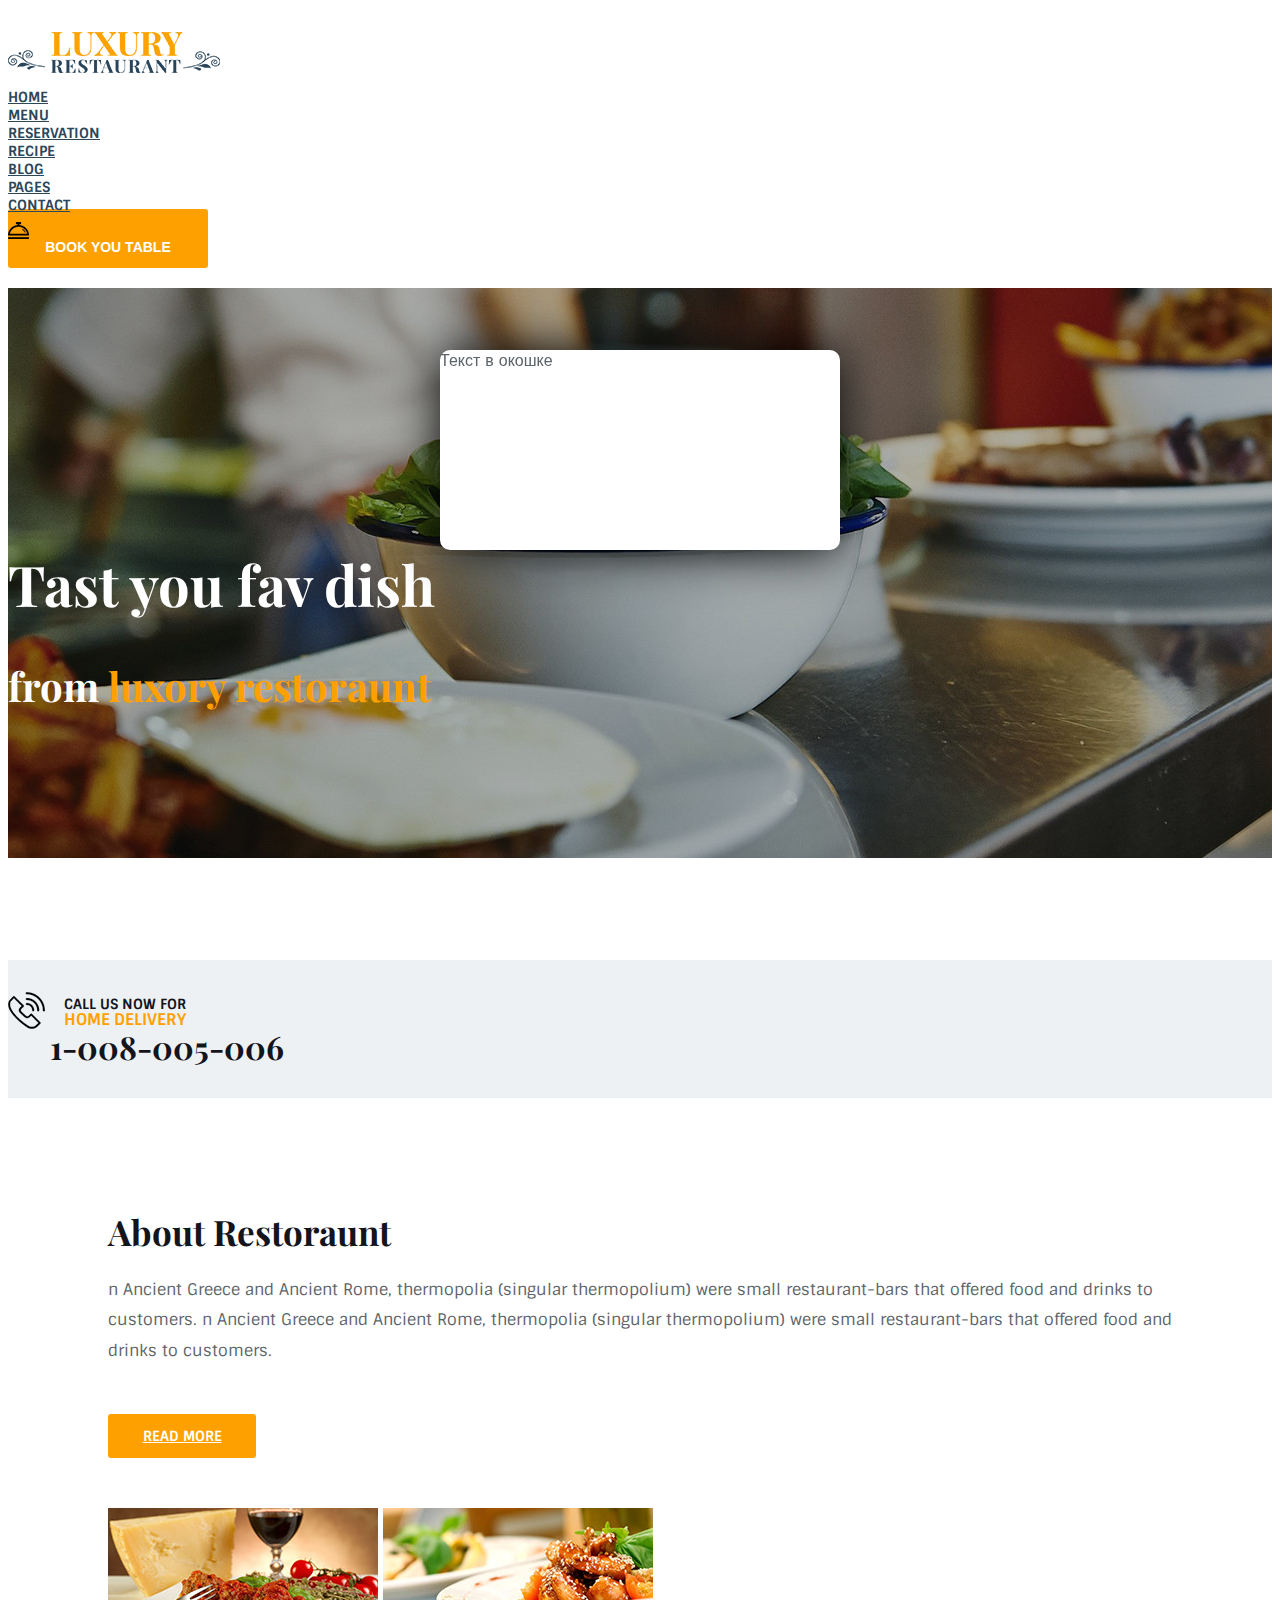
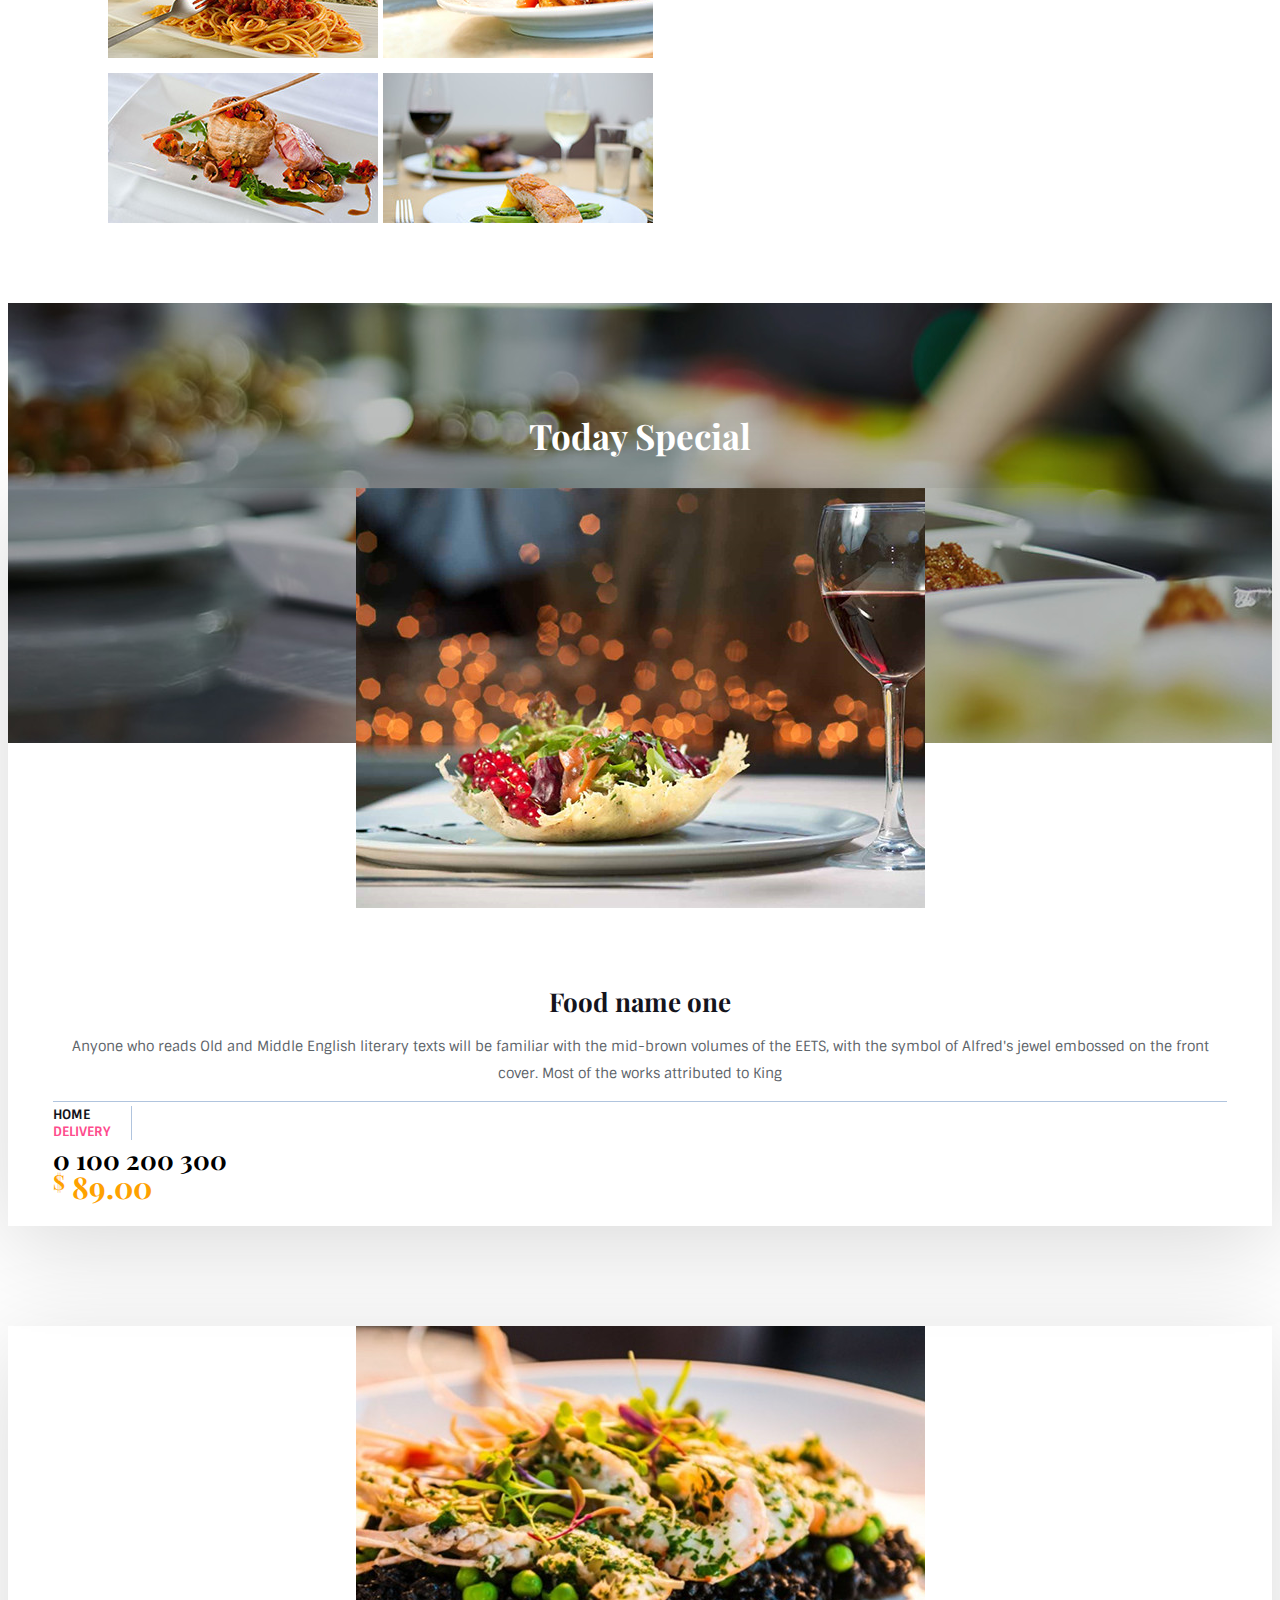
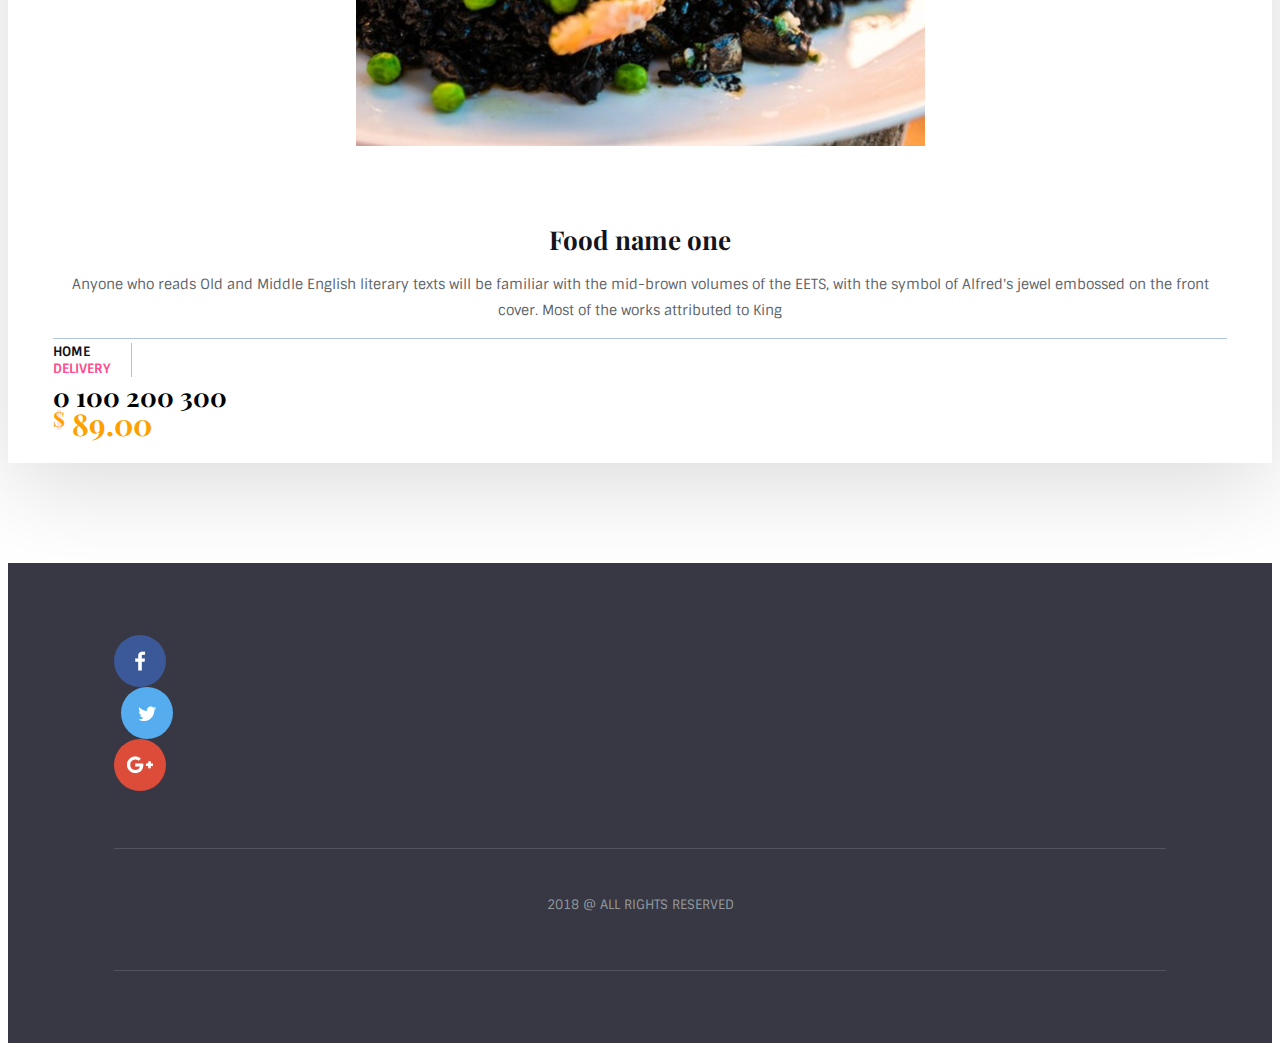
<file: luxory-restaurant/index.html>
<!DOCTYPE html>
<html lang="en">
<head>
	<meta charset="UTF-8">
	<title>Luxory Restaurant</title>
	<link rel="stylesheet" href="https://maxcdn.bootstrapcdn.com/bootstrap/4.0.0-beta.3/css/bootstrap.min.css"
	 integrity="sha384-Zug+QiDoJOrZ5t4lssLdxGhVrurbmBWopoEl+M6BdEfwnCJZtKxi1KgxUyJq13dy" crossorigin="anonymous">
	<link href="https://fonts.googleapis.com/css?family=Playfair+Display:400,700|Sintony:400,700" rel="stylesheet">
	<link rel = "stylesheet" href = "css/main.css">
</head>
<body>
	
<header id="header" class="header">
	<div class = "main-header">
		<div class ="container">
			<div class = "row">
				<div class ="col-lg-3">
					<img src="img/logo.png" alt= "Luxory Restaurant">
					</div>
						<div class = "col-lg-6">
							<nav>
								<ul class ="menu d-flex justify-content-between">
									<li class = "menu__item">
										<a href="#">
											Home
										</a>
									</li>
									<li class = "menu__item">
										<a href="#">
											Menu
										</a>
									</li>
									<li class = "menu__item">
										<a href="#">
											Reservation
										</a>
									</li>
								<li class = "menu__item">
										<a href="#">
											Recipe
										</a>
									</li>	
								<li class = "menu__item">
										<a href="#">
											Blog
										</a>
									</li>	
								<li class = "menu__item">
										<a href="#">
											Pages
										</a>
									</li>	
								<li class = "menu__item">
										<a href="#">
											Contact
										</a>
									</li>	
								</ul>
							</nav>
					</div>
				<div class = "col-lg-3">
			<button class = "book cta d-flex justify-content-center">
				<span class = "book__icon">
				</span>
					Book you table
			</button>
			</div>
		</div>
	</div>
	<div class = "offer">
		<div class ="container">
			<div class="row">
				<div class="col-lg-12">
					<div class = "title">
					<h1 class="title__heading">
						Tast you fav dish
					</h1>
					<p class="title__desc">
						from 
						<span>
							luxory restoraunt
						</span>
					</p>
				</div>
			</div>
	</div>
</div>
</header>


<section id = "call" class="call">
	<div class ="container">
		<div class="row">
			<div class="col-lg-12">
				<div class="phone d-flex ml-auto mr-auto">
					<div class="phone__text">
						Call us now for 
						<span class="yellow">Home delivery</span>
					</div>
					<div class="phone__digits">
						1-008-005-006
					</div>
				</div>
			</div>
		</div>
	</div>

</section>

<section id = "about" class="about">

	<div class ="container">
		<div class="row">
			<div class="col-lg-6">
				<div class="history">
					<h2 class = "history__title">
						About Restoraunt
					</h2>
					<p calss = "history_text">
						n Ancient Greece and Ancient Rome, thermopolia (singular thermopolium) 
						were small restaurant-bars that offered food and drinks to customers.
						n Ancient Greece and Ancient Rome, thermopolia (singular thermopolium) 
						were small restaurant-bars that offered food and drinks to customers.
					</p>
					<a href ="#" class ="cta history__button">
						Read more
					</a>
				</div>
			</div>
			<div class="col-lg-3">
				<div class="food__images food-images-down">
					<image src = "img/food1.jpg" alt="Paste" class = "food-images__item">
					<image src = "img/food2.jpg" alt="Chiken" class = "food-images__item">

			</div>
				</div>
					<div class="col-lg-3">
						<div class="food__images">
							<image src = "img/food3.jpg" alt="Meat" class = "food-images__item">
								<image src = "img/food4.jpg" alt="Fish" class = "food-images__item">
						</div>
				</div>
			</div>
</section>

<section id = "special" class="special">
	<div class ="container">
		<div class="row">
			<div class="col-lg-12">
				<h2 class="special-title">
				Today Special
				</h2>
				<div class="row">
					<div class="col-lg-6">
						<div class="food">
							<img src="img/dish1.jpg " alt="food" class="food__img img-fluid">
							
							<h3 class="food__title">
								Food name one
							</h3>
							
							<p class = "food__desc ">
							Anyone who reads Old and Middle English literary texts will 
								be familiar with the mid-brown volumes of the EETS, 
								with the symbol of Alfred's jewel embossed on the front cover. 
									Most of the works attributed to King 
								</p>
								
								<div class="food__detals d-flex">
									<div class="food__del">
												Home
												<span>
												Delivery
												</span>
									</div>
										<div class="food__phone">
											0 100 200 300
										</div>
									<div class="food__price yellow ml-auto">
											<small><sup>$</sup></small>
												89.00
									</div>
								</div>
							</div>
						</div>
					
					<div class="col-lg-6">
						<div class="food">
							<img src="img/dish.jpg " alt="food" class="food__img img-fluid">
								
							<h3 class="food__title">
								Food name one
							</h3>
		
							<p class = "food__desc ">
							Anyone who reads Old and Middle English literary texts will 
								be familiar with the mid-brown volumes of the EETS, 
								with the symbol of Alfred's jewel embossed on the front cover. 
									Most of the works attributed to King 
								</p>
									
								<div class="food__detals d-flex">
									<div class="food__del">
												Home
												<span>
												Delivery
												</span>
									</div>
										<div class="food__phone">
											0 100 200 300
										</div>
									<div class="food__price yellow ml-auto">
											<small><sup>$</sup></small>
												89.00
									</div>
								</div>
							</div>
						</div>
					</div>
				</div>
			
		

</section>


<footer id="footer" class="footer">
	<div class ="container">
		<div class="row">
			<div class="col-lg-12">
				<ul class="socials d-flex justify-content-center">
					<li class="socials__item socials__item_fb">
						<a href ="#"></a>
							</li>
						
			<li class="socials">
					<li class="socials__item socials__item_tw">
					<a href ="#"></a>
				</li>
				
			<li class="socials">
					<li class="socials__item socials__item_g">
					<a href ="#"></a>
				</li>
					</div>
				<ul>
			</div>
		
		<div class="row">
			<div class="col-lg-4">
				<div class="line">
				</div>
			</div>
			<div class="col-lg-4">
				<div class="credits">
					2018 @     All rights reserved
				</div>
			</div>
			<div class="col-lg-4">
				<div class="line">
				</div>
			</div>
		</div>

		</div>
	</div>
</div>
</footer>
<div  class="modal" id = "modal2">
	<div class="modal2__overlay">
		<div class="modal2__body">
			Текст в окошке
		</div>
	</div>
</div>

<script src="https://code.jquery.com/jquery-3.2.1.slim.min.js" integrity="sha384-KJ3o2DKtIkvYIK3UENzmM7KCkRr/rE9/Qpg6aAZGJwFDMVNA/GpGFF93hXpG5KkN" crossorigin="anonymous"></script>
<script src = "js/main.js"></script>
</body>
</html>
</file>
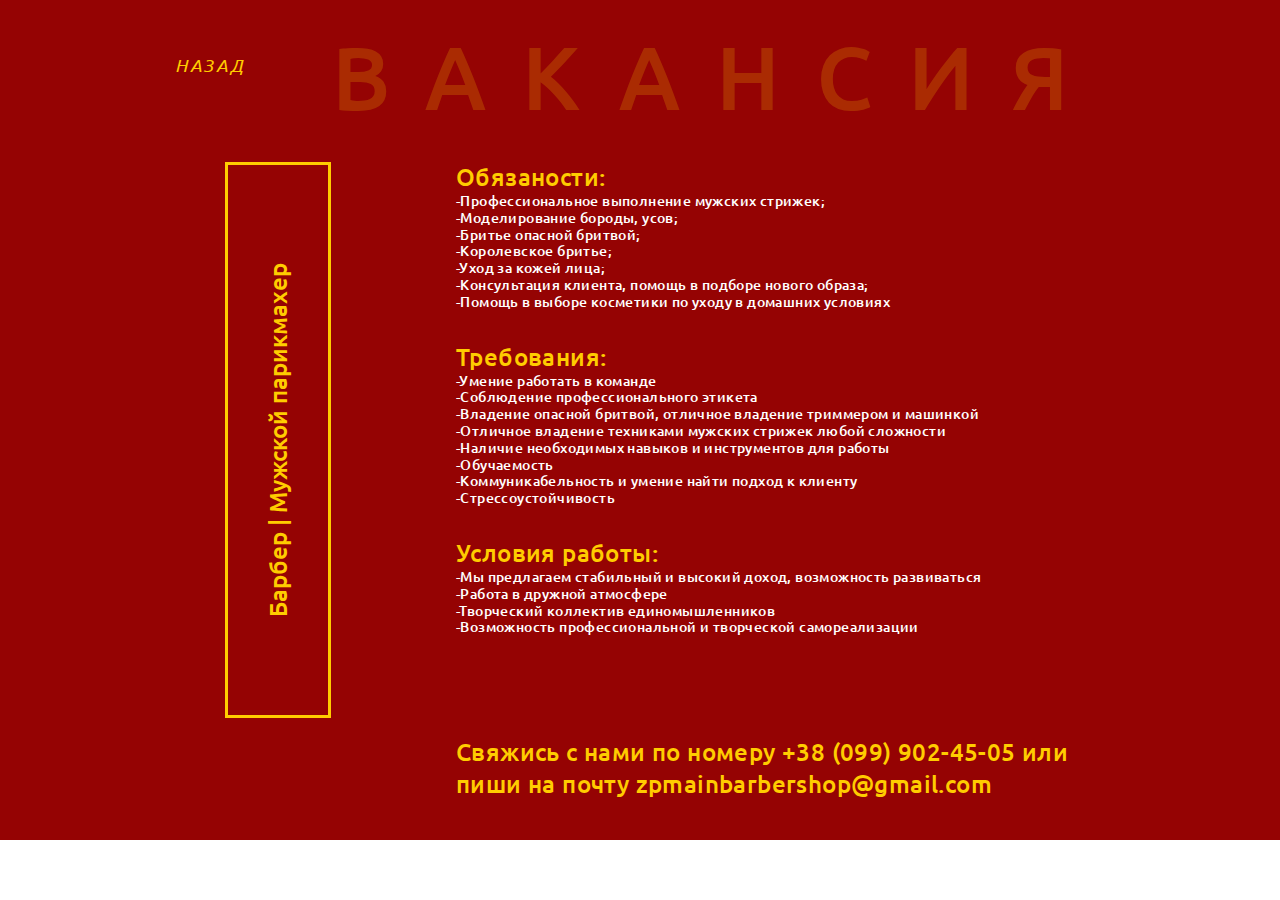
<file: m2barber5.0/job-vacancy.html>
<!DOCTYPE html>
<html lang="en">
<head>
	<meta name="viewport" content="width=device-width, initial-scale=1">
	<meta charset="UTF-8">
	<title>M2 Barbershop | Мужская парикмахерская | Запорожье</title>
	<meta name = "format-detection" content = "telephone=no">
	<meta name="description" content="M2barbershop-мужская парикмахерская в Запорожье.
	Оформление мужских стрижек, коррекция бороды и бритье опасной бритвой">
	<meta name ="keywords" content="barbershop,барбершоп,мужские стрижки,бритье,мужская парикмахерская,барбер,борода,лезвие">
	<link rel="shortcut icon" type ="image/png" href="img/favicon.png">
	<link href="https://fonts.googleapis.com/css?family=Ubuntu:500" rel="stylesheet">
	<link rel="stylesheet" href="https://use.fontawesome.com/releases/v5.3.1/css/all.css" integrity="sha384-mzrmE5qonljUremFsqc01SB46JvROS7bZs3IO2EmfFsd15uHvIt+Y8vEf7N7fWAU" crossorigin="anonymous">
</head>
<body>
	<div class = "container-page2">

		 <div class = "head-page2">


			<i class="fas fa-long-arrow-alt-left"><a href = "index.html" class = "prev">
				Назад
			</a></i>


			<h3 class = "titile__main-content-page2">
				Вакансия
			</h3>
	</div>



	<div class = main-content-page2>


		<div class = "wrapper-yellow-block">
			<div class = "yellow-block2">
				<span class = "name-vacan">
					Барбер | Мужской парикмахер
				</span>
			</div>
		</div>



		

			<div class = "lists-container">

				
			
				<h5 class = "list-title-page2">
					Обязаности:
				</h5>

				<ul class = "duties-list">
					<li>Профессиональное выполнение мужских стрижек;</li>
					<li>Моделирование бороды, усов;</li>
					<li>Бритье опасной бритвой;</li>
					<li>Королевское бритье;</li>
					<li>Уход за кожей лица;</li>
					<li>Консультация клиента, помощь в подборе нового образа;
					<li>Помощь в выборе косметики по уходу в домашних условиях</li>

				</ul>

				<h5 class = "list-title-page2">
					Требования:
				</h5>


				<ul class = "Requirements-list">
					<li>Умение работать в команде</li>
					<li>Соблюдение профессионального этикета</li>
					<li>Владение опасной бритвой, отличное владение триммером и машинкой</li>
					<li>Отличное владение техниками мужских стрижек любой сложности</li>
					<li>Наличие необходимых навыков и инструментов для работы</li>
					<li>Обучаемость</li>
					<li>Коммуникабельность и умение найти подход к клиенту</li>
					<li>Стрессоустойчивость</li>

				</ul>

				<h5 class = "list-title-page2">
					Условия работы:
				</h5>

				<ul class = "working-conditions-list">
					<li>Мы предлагаем стабильный и высокий доход, возможность развиваться</li>
					<li>Работа в дружной атмосфере</li>
					<li>Творческий коллектив единомышленников</li>
					<li>Возможность профессиональной и творческой самореализации</li>
				</ul>




<span class = "telephon-list">
				Свяжись с нами по номеру <a href="tel:+380999024505"> +38 (099) 902-45-05 </a> или <br>
				пиши на почту zpmainbarbershop@gmail.com
			</span>

			</div><!---close lists-container-->

			


	</div><!----container-page2--->



<link rel="stylesheet" media="screen and (color)" href="css/style.css">
<link rel="stylesheet" type="text/css" href="css/style.css">	
</body>
</html>
</file>
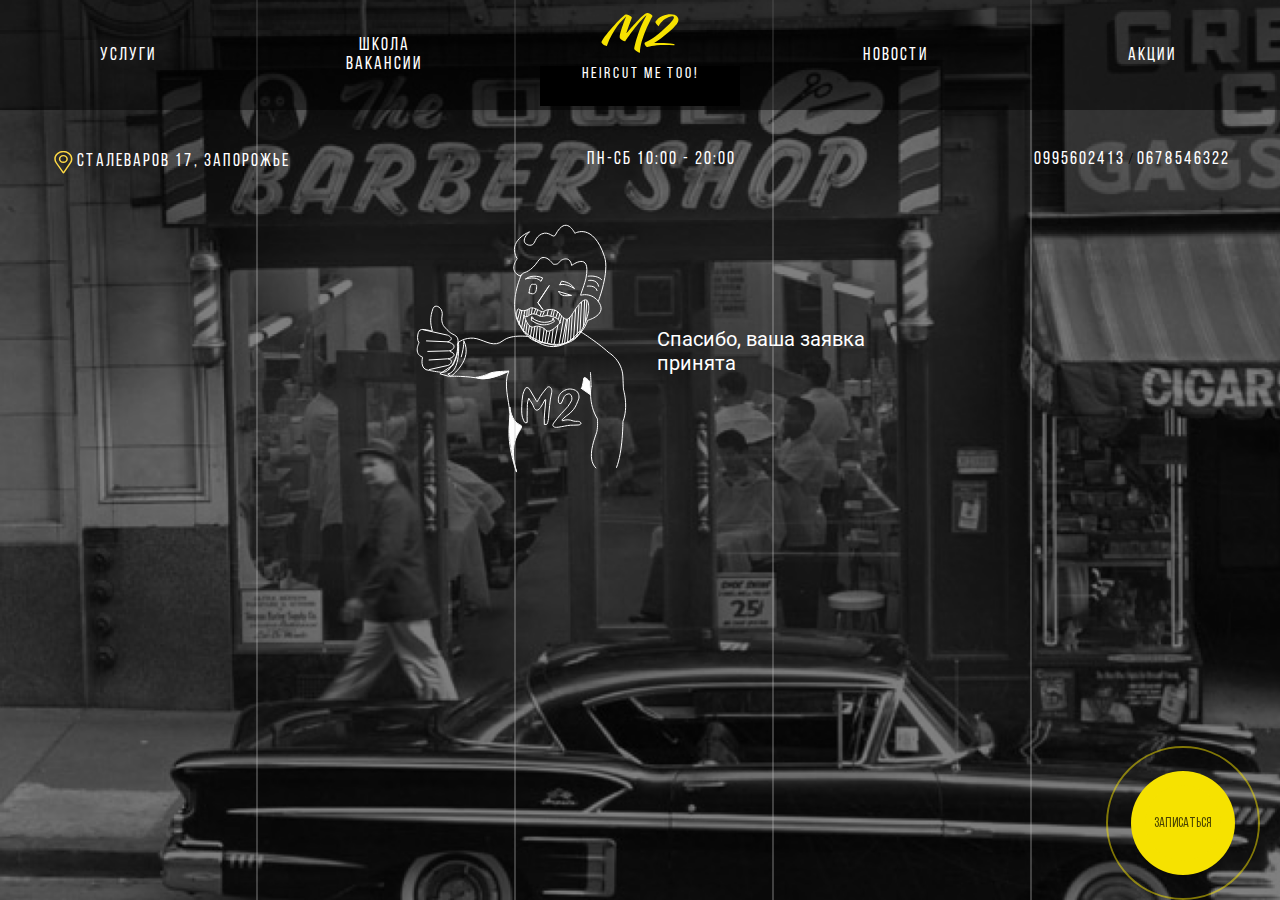
<file: m2barber6.0/messege-send.html>
<!DOCTYPE html>
<html lang="ru">
<head>
	<meta charset="UTF-8">
  <meta name="viewport" content="initial-scale=1.0, user-scalable=0, width=device-width, height=device-height"/>
  <meta name="description" content="M2barbershop-мужская парикмахерская в Запорожье.
  Оформление мужских стрижек, коррекция бороды и бритье опасной бритвой">
  <title>M2 Barbershop | Мужская парикмахерская | Запорожье</title>
	<link rel="stylesheet" href="https://use.fontawesome.com/releases/v5.7.2/css/all.css" integrity="sha384-fnmOCqbTlWIlj8LyTjo7mOUStjsKC4pOpQbqyi7RrhN7udi9RwhKkMHpvLbHG9Sr" crossorigin="anonymous">
  <link rel="shortcut icon" href="/img/Favicon.png" type="image/x-icon">
	<script src = "js/jquery.js"></script>
  <link rel="stylesheet" type="text/css" href="css/style-th.css">
</head>
<body>

  <div class="main-wrapper-mob">







  <div class = "main-wrapper">
    <div class="bacg-tone">



   

      <div class="vertical-decor">
        <div class="vertical-line">
        </div>
        <div class="vertical-line out-mob">
        </div>
        <div class="vertical-line out-mob">
        </div>
        <div class="vertical-line out-mob">
          
        </div>
      </div>



  <header>
    <div class="wrapper-header">
      <div class="opacity-line">
          <nav class = "header-menu">
            <div class = "menu-item">
              <div class="psix"><div class="shadow-block"></div></div>
              <a href="cont_3" class = "link">Услуги</a>

            </div>
            <div class = "menu-item">
              <div class="psix"><div class="shadow-block"></div></div>
              <a href="cont_4" class = "link">Школа<br> Вакансии</a>
            </div>
            <div class = "menu-item">
              <a href = "cont_1" class = "link activ"><img src = "img/logo.svg"></a>
                <div class="black-square">
                  <span class = "heir-block">heircut me too!</span>
                </div>
              
            </div>
            <div class = "menu-item">
              <div class="psix"><div class="shadow-block"></div></div>
              <a href="cont_6" class = "link">Новости</a>
            </div>
            <div class = "menu-item">
              <div class="psix"><div class="shadow-block"></div></div>
              <a  href="cont_5" id = "cow" class = "link">Акции</a>
            </div>
          </nav>
        </div><!--close opacity-line</!-->
      </div>



















      <div class = "mobile-header-block">
        <div class="header-mobile-navigation">
          <img  class = "logo-mobile" src = "img/logo.svg">
          <div class="phone-hide-open">
            <span id = "hide-main-logo-slogan" class = "name-company">
              heircut? me too!
            </span>

            <div class="main-telephone">
              <img src = "img/phone-call.svg">
              <a href = "tel:+380995602413">0995602413</a>
            </div>
          
            
          </div><!--close  phone-hide-open-->
          
          <img  class = "burg-mobile-menu" src = "img/menu-burg.png" id = "burg">

        </div>

        <div class="flex-slogan-phone" id = "contact-telephone-open">
          <div class="wrapper-flex-slogan-phone">
            <img src = "img/phone-call-yellow.svg ">
          <a href = "tel:+380995602413">0995602413</a>&nbsp;
          <span>/</span>&nbsp;
          <a href = "tel:+380678546322"> 0678546322</a>
          </div><!--close flex-slogan-phone-->
            
          </div>
            
          






        
      </div>

      <div class="active-wrapper-menu-block">
    <div class="active-menu-block">
      <h5>Школа-вакансии</h5>
    </div>
    
  </div>









  </header>

      <div class="contacts-wrapper">
        <div class="addres">
          <img src = "img/placeholder.svg">
          <a href="cont_7" class = "link yellow">Сталеваров 17, Запорожье</a>
          
        </div>
        <div class="wrapper-working-time-block">
          <span class = "working-time yellow">
            пн-сб 10:00 - 20:00
          </span>
          
        </div>
          
          <div class="wrapper-phone-block">
            <a class = "phone-number yellow" href="tel:+380995602413">0995602413</a> <span class = "yellow"> / </span><a class = "phone-number yellow"  href="tel:+380678546322">0678546322</a>
            
          </div>
      
        
      </div><!-- close contact-wrapper</!-->




<!-------------------------------------first content--------------------------------------------------->

<div class="thank-you-block">

  <div class="img-thank">



    <img src = "img/00000Frame.svg">
    
  </div>
  
  <span>Спасибо, ваша заявка<br> принята </span>
</div>



     
    

    <!--------------------------------- mobile first content--------------------------------------->





      <!----------------- close mobile first ontent--------------------------------------->












      <a href="#" id="popup__toggle" onclick="return false;">
        <div class="circlephone" style="transform-origin: center;">
        </div>
        <div class="circle-fill" style="transform-origin: center;">
        </div>
        <div class="img-circle" style="transform-origin: center;">
          <span>Записаться</span>
          <div class="img-circleblock" style="transform-origin: center;">
          </div>
        </div>
      </a>

  


      



	<script type="text/javascript">
            setTimeout('location.replace("/index.html")', 2000);
    </script>
	</body>
</html>
</file>
<file: loft-blog-mobile/css/style.css>
* {
  padding: 0;
  margin: 0; }

body {
  width: 320px; }

.dark-blue-line {
  height: 40px;
  background-color: #303f9f; }

.language-container {
  height: 100%;
  margin-left: 20px;
  margin-right: 20px;
  display: flex;
  justify-content: space-between;
  align-items: center; }

.sign-in {
  font-size: 12px;
  font-family: 'Montserrat', sans-serif;
  color: #7e87c3;
  text-decoration: none;
  text-transform: uppercase;
  font-weight: bold; }

.Eng {
  font-size: 12px;
  font-family: 'Montserrat', sans-serif;
  color: #7e87c3;
  text-decoration: none;
  text-transform: uppercase;
  font-weight: bold; }

.arrow-down {
  color: #7e87c3; }

.blue-line-header {
  padding-left: 20px;
  padding-right: 20px;
  display: flex;
  align-items: center;
  justify-content: space-between;
  height: 70px;
  background-color: #3f51b5; }

.burger-menu span {
  background-color: red;
  height: 1px; }

.logo {
  margin-left: 20px;
  text-transform: uppercase;
  font-family: 'Montserrat', sans-serif;
  color: #fff;
  font-size: 24px;
  letter-spacing: 3px; }

.shopping-cart a {
  color: #fff;
  font-size: 18px; }

.shopping-cart {
  display: flex; }

.pink-circle {
  position: relative;
  bottom: 15px;
  width: 25px;
  height: 25px;
  background-color: #ff4081;
  border-radius: 100%;
  display: flex;
  justify-content: center;
  align-items: center; }

.seven {
  color: #fff; }

.white-content {
  display: flex;
  justify-content: center;
  align-items: center;
  height: 60px; }

.white-content input {
  border: 1px solid #e0e0e0;
  width: 220px;
  height: 42px;
  font-size: 16px;
  font-family: 'Open Sans', sans-serif;
  padding-left: 15px; }

.input-button {
  display: flex;
  justify-content: center;
  align-items: center;
  width: 42px;
  height: 42px;
  background-color: #eeeeee;
  border-radius: 5px;
  border: 1px solid #e0e0e0; }

.input-button a {
  font-size: 16px; }

.fa-sort-down {
  color: #6d6d6d;
  position: relative;
  right: 7px;
  margin-top: 5px; }

.fa-sort-up {
  color: #6d6d6d;
  position: relative;
  left: 3px; }

.bg-main-content {
  background-color: #f5f5f5; }

.first-post {
  margin-left: 20px;
  margin-right: 20px;
  margin-bottom: 20px;
  padding-top: 20px;
  width: 280px;
  height: 410px; }

.Clasification-post {
  position: relative;
  display: flex;
  bottom: 40px;
  margin-bottom: -25px; }

.inspiration {
  position: relative;
  left: 15px;
  font-family: 'Montserrat', sans-serif;
  text-transform: uppercase;
  color: #fff;
  font-size: 12px; }

.like-coment {
  position: relative;
  left: 65px;
  display: flex; }

.comment {
  color: #fff;
  display: flex;
  align-items: center; }

.kol-coment {
  margin-left: 5px; }

.like {
  color: #fff;
  display: flex;
  align-items: center; }

.kol-coment {
  margin-right: 20px;
  color: #fff; }

.white-wrapper {
  border-radius: 4px;
  background-color: #fff; }

.title-first-post {
  line-height: 25px;
  padding-top: 15px;
  margin-left: 20px;
  margin-bottom: 5px;
  font-family: 'Montserrat', sans-serif;
  font-weight: bold;
  font-size: 16px; }

.offer-first-post {
  margin-left: 20px;
  font-size: 14px;
  font-family: 'Open Sans', sans-serif;
  margin-bottom: 20px; }

.separating-line {
  background-color: #e0e0e0;
  height: 1px; }

.user-info {
  display: flex;
  justify-content: space-between; }

.user-card {
  display: flex; }

.user-name {
  font-family: 'Montserrat', sans-serif;
  font-weight: bold;
  font-size: 14px;
  margin-top: 15px;
  margin-bottom: 5px; }

.date {
  font-family: 'Montserrat', sans-serif;
  font-size: 12px; }

.triple-dots {
  margin-top: 30px;
  margin-right: 20px; }

.men-img {
  margin-left: 10px; }

.men {
  margin-top: 10px;
  margin-left: 15px;
  margin-bottom: 10px; }

.max-global {
  display: flex; }

.global {
  margin-left: 20px;
  margin-bottom: 20px;
  width: 280px;
  display: flex;
  box-shadow: 0 0 25px rgba(0, 0, 0, 0.3); }

.next-post2 {
  border-radius: 4px; }

.Clasification-post__small-2 {
  margin-bottom: -45px;
  position: relative;
  bottom: 40px;
  left: 10px; }

.inspiration__small-2 {
  position: relative;
  bottom: 10px;
  color: #fff;
  text-transform: uppercase;
  font-size: 12px;
  font-family: 'Montserrat', sans-serif; }

.like-coment__small-2 {
  position: relative;
  bottom: 5px;
  display: flex;
  color: #fff; }

.comment__small-2 {
  color: #fff;
  display: flex; }

.kol-coment__small-2 {
  font-size: 12px;
  margin-right: 20px;
  margin-left: 5px; }

.white-box {
  border-radius: 4px;
  width: 150px;
  background-color: #fff; }

.title-white-box {
  margin: 5px;
  font-family: 'Montserrat', sans-serif;
  font-weight: bold;
  color: #000;
  font-size: 15px; }

.title-white-box2 {
  font-family: 'Montserrat', sans-serif;
  font-weight: bold;
  color: #000;
  font-size: 15px;
  padding-top: 15px;
  padding-left: 15px;
  padding-bottom: 15px;
  padding-right: 15px; }

.blue {
  color: #3f51b5; }

.box-shadow {
  box-shadow: 0 0 25px rgba(0, 0, 0, 0.3); }

.user-name__user-card {
  display: block;
  margin-top: 10px;
  margin-left: 10px;
  font-family: 'Montserrat', sans-serif;
  font-size: 14px;
  font-weight: bold; }

.wrapper-next-post2 {
  margin-top: 5px;
  margin-left: 10px;
  display: flex;
  justify-content: space-between; }

.date__user-card {
  display: block;
  font-size: 12px;
  font-family: 'Montserrat', sans-serif; }

.wrapper-next-post2 img {
  margin-right: 20px;
  margin-bottom: 3px; }

.white-box__small {
  width: 130px;
  background-color: #fff; }

.next-post2 {
  margin-left: 20px;
  margin-bottom: 20px; }

.photo-post {
  margin-left: 20px;
  margin-bottom: 20px; }

.big-photo-post {
  margin-left: 20px; }

.big-photo-post {
  margin-bottom: 20px; }

.bg-main-content2 {
  background-color: #212121; }

.logo-footer {
  padding-top: 45px;
  margin-left: 20px;
  margin-bottom: 25px;
  color: #fff;
  text-transform: uppercase;
  font-family: 'Montserrat', sans-serif;
  font-size: 24px;
  letter-spacing: 3px; }

.offer-main-content2 {
  letter-spacing: 1px;
  word-spacing: 1px;
  margin-left: 20px;
  font-family: 'Open Sans', sans-serif;
  font-size: 14px;
  color: #909090;
  margin-right: 20px; }

.offer-main-content2 span {
  text-transform: uppercase; }

.button__main-content2 {
  width: 120px;
  height: 30px;
  border-radius: 40px;
  margin-top: 20px;
  margin-left: 20px;
  border: none;
  background-color: #303030;
  text-transform: uppercase;
  color: #c1c1c1;
  font-size: 12px; }

.title__categories {
  font-family: 'Montserrat', sans-serif;
  font-weight: bold;
  font-size: 18px;
  color: #fff;
  text-transform: uppercase;
  margin-top: 50px;
  margin-left: 20px;
  margin-bottom: 20px; }

.block-categories {
  margin-top: 20px;
  display: flex;
  justify-content: space-between;
  margin-left: 20px; }

.block-categories span {
  font-family: 'Open Sans', sans-serif;
  color: #bdbdbd;
  font-size: 14px;
  letter-spacing: 1px; }

.count {
  margin-right: 20px;
  font-family: 'Montserrat', sans-serif;
  color: #bdbdbd;
  font-size: 14px;
  font-weight: bold; }

.color {
  background-color: #3c3c3c;
  margin-left: 20px; }

.tags {
  margin-left: 20px; }

.tags button {
  letter-spacing: 1px;
  cursor: pointer;
  outline: none;
  margin-right: 10px;
  margin-bottom: 10px;
  height: 30px;
  border-radius: 4px;
  background-color: transparent;
  border: 1px solid #9394a1;
  color: #979797; }

.tags button:nth-child(1) {
  width: 120px; }

.tags button:nth-child(2) {
  width: 110px; }

.tags button:nth-child(3) {
  width: 100px; }

.tags button:nth-child(4) {
  width: 80px; }

.tags button:nth-child(5) {
  width: 60px; }

.tags button:nth-child(6) {
  width: 130px; }

.tags button:nth-child(7) {
  width: 110px; }

.tags button:nth-child(8) {
  width: 100px; }

.tags button:nth-child(9) {
  width: 80px; }

.tags button:nth-child(10) {
  width: 60px; }

.tags button:nth-child(11) {
  width: 120px; }

.tags button:nth-child(12) {
  width: 110px; }

.flic-img {
  margin-left: 20px;
  margin-bottom: 15px; }

.flic-img img:nth-child(2) {
  margin-left: 15px; }

.flic2-img {
  margin-left: 20px;
  padding-bottom: 30px; }

.flic2-img img:nth-child(2) {
  margin-left: 15px; }

.links-list {
  padding-left: 20px;
  height: 140px;
  background-color: #303030; }

.links-list ul {
  padding-top: 30px;
  list-style-type: none;
  display: flex;
  justify-content: center; }

.links-list ul li {
  margin-right: 35px; }

.links-list ul li a {
  color: #7f7f7f; }

.footer-text {
  font-size: 14px;
  word-spacing: 1px;
  letter-spacing: 1px;
  color: #8b8b8b;
  margin-top: 30px; }
</file>
<file: loft-blog/css/style.css>
* {
  margin: 0;
  padding: 0; }

.header-line {
  background-color: black; }

.wrapper {
  height: 40px;
  display: flex;
  justify-content: space-between;
  align-items: center;
  margin-right: 375px;
  margin-left: 375px; }

.1111 {
  display: flex;
  align-items: center; }

.img-language {
  padding-left: 15px; }

.sign-in {
  font-size: 12px;
  padding-right: 15px;
  border-right: 1px solid #545454;
  text-decoration: none;
  font-family: 'Montserrat', sans-serif;
  text-transform: uppercase;
  color: #8c8c8c; }

.links-list ul {
  display: flex;
  list-style-type: none; }

.links-list ul li {
  margin-right: 14px; }

.links-list ul li a {
  color: #707070; }

.Eng {
  font-size: 12px;
  text-decoration: none;
  font-family: 'Montserrat', sans-serif;
  color: #848484;
  text-transform: uppercase; }

.header-logo {
  margin-top: 20px;
  letter-spacing: 2px; }

.bg2 {
  background: url("../img/Layer 66.jpg") no-repeat center top; }

.bg-black {
  background-color: rgba(60, 60, 60, 0.8); }

.slider-arrows a {
  color: #fff; }

.right-arrow {
  margin-right: 25px;
  margin-top: 18.9%;
  float: right; }

.right-arrow a {
  font-size: 42px; }

.left-arrow a {
  font-size: 42px; }

.left-arrow {
  margin-left: 33px;
  margin-top: 18.9%;
  float: left; }

.bg {
  margin-right: 375px;
  margin-left: 375px;
  display: flex;
  align-items: center;
  justify-content: space-between; }

.logo-text {
  text-transform: uppercase;
  font-size: 24px;
  font-family: 'Montserrat', sans-serif;
  font-weight: 700;
  color: #fff; }

.header-menu {
  margin-left: 106px;
  margin-top: 20px; }

.header-menu ul {
  list-style-type: none;
  display: flex; }

.header-menu ul li {
  font-size: 14px;
  margin-right: 30px; }

.fa-angle-down {
  margin-left: 10px; }

.header-menu ul li a {
  text-transform: uppercase;
  font-family: 'Montserrat', sans-serif;
  font-weight: 700;
  text-decoration: none;
  color: #fff;
  padding-bottom: 25px; }

.header-menu ul li a:hover {
  border-bottom: 3px solid #ff4081; }

.header-functions {
  margin-top: 27px; }

.header-functions a {
  font-size: 18px;
  margin: 5px;
  color: #fff; }

.vertical-line {
  padding-left: 10px;
  padding-right: 10px;
  border-left: 1px solid #5c5c5b;
  border-right: 1px solid #5c5c5b; }

.main-content1 {
  margin-top: 235px;
  text-align: center; }

.uptitle {
  font-weight: 700;
  font-family: 'Montserrat', sans-serif;
  text-transform: uppercase;
  color: #bdbdbd;
  font-size: 20px; }

.main-content1__title {
  word-spacing: 5px;
  letter-spacing: 1px;
  color: #fff;
  margin-top: 15px;
  font-family: 'Montserrat', sans-serif;
  font-weight: 900;
  font-size: 42px;
  text-transform: uppercase; }

.main-content1__button {
  word-spacing: 3px;
  font-size: 16px;
  letter-spacing: 1px;
  margin-top: 30px;
  text-transform: uppercase;
  width: 170px;
  height: 45px;
  border-radius: 30px;
  border: none;
  background-color: #303f9f;
  color: #fff;
  font-family: 'Montserrat', sans-serif;
  cursor: pointer; }

.mini-card {
  margin-top: 80px; }

.mini-card__title__name {
  letter-spacing: 1px;
  color: #fff;
  font-family: 'Montserrat', sans-serif;
  font-weight: 700;
  margin-top: 10px;
  font-size: 14px; }

.date {
  color: #9c9c9c;
  font-family: 'Montserrat', sans-serif;
  font-size: 12px;
  display: block;
  margin-top: 10px; }

.mini-card__functions {
  padding-bottom: 70px;
  margin-left: 30px;
  margin-top: 28px; }

.mini-card__functions a {
  font-family: 'Montserrat', sans-serif;
  font-size: 12px;
  margin-right: 30px;
  text-decoration: none;
  color: #bdbdbd; }

.sort {
  border-bottom: 1px solid #dddddd; }

.white-line__wrapper {
  display: flex;
  align-items: center;
  height: 60px;
  margin-right: 375px;
  margin-left: 375px; }

.white-line__wrapper span {
  letter-spacing: 0.5px;
  font-size: 11px;
  margin-right: 20px;
  font-family: 'Montserrat', sans-serif;
  text-transform: uppercase;
  color: #000;
  font-weight: 700; }

.white-line__wrapper button {
  margin-right: 15px;
  font-family: 'Montserrat', sans-serif; }

.white-line__wrapper button:hover {
  background-color: #fff;
  border: 1px solid #5060bb;
  color: #5060bb;
  cursor: pointer; }

.small-button {
  border-radius: 15px;
  border: none;
  width: 80px;
  height: 30px;
  background-color: #f5f5f5;
  text-transform: uppercase; }

.big-button {
  border-radius: 15px;
  border: none;
  text-transform: uppercase;
  background-color: #f5f5f5;
  width: 150px;
  height: 30px; }

.medium-button {
  border: none;
  border-radius: 15px;
  text-transform: uppercase;
  background-color: #f5f5f5;
  width: 120px;
  height: 30px; }

.global-blox {
  display: flex;
  background-color: #f5f5f5; }

.main-post {
  width: 820px;
  margin-left: 375px; }

.image-main-post {
  margin-top: 30px; }

.play-one {
  bottom: 235px;
  display: flex;
  justify-content: center;
  position: relative; }

.img-play {
  position: absolute; }

.Clasification-box {
  margin-bottom: -63px;
  position: relative;
  bottom: 60px;
  display: flex;
  justify-content: space-between; }

.name-post {
  margin: 20px; }

.name-post span {
  font-family: 'Montserrat', sans-serif;
  text-transform: uppercase;
  font-size: 12px;
  color: #fff; }

.coment-like-box {
  margin: 20px;
  display: flex; }

.comment {
  display: flex;
  margin-right: 15px; }

.comment span {
  margin-left: 10px;
  font-size: 12px;
  font-family: 'Montserrat', sans-serif;
  color: #fff; }

.like {
  display: flex;
  align-items: center; }

.like span {
  margin-left: 10px;
  font-size: 12px;
  font-family: 'Montserrat', sans-serif;
  color: #fff; }

.like img {
  margin-left: 5px; }

.white-wrapper {
  background-color: #fff; }

.title-main-post {
  word-spacing: 3px;
  padding-top: 15px;
  padding-bottom: 10px;
  margin-left: 20px;
  font-family: 'Montserrat', sans-serif;
  font-weight: 700;
  font-size: 18px; }

.offer-main-post {
  margin-left: 20px;
  margin-right: 40px;
  padding-bottom: 20px;
  font-family: 'Open Sans', sans-serif;
  font-size: 16px; }

.separating-line {
  height: 1px;
  background-color: #e0e0e0; }

.flex-container {
  display: flex;
  align-items: center;
  justify-content: space-between; }

.user-name-box {
  margin-top: 20px;
  margin-left: 20px;
  padding-bottom: 20px;
  align-items: center;
  display: flex; }

.name-date {
  margin-left: 10px; }

.name-user {
  letter-spacing: 0.5px;
  display: inline-block;
  font-weight: 700;
  font-family: 'Open Sans', sans-serif;
  font-size: 14px;
  margin-bottom: 5px; }

.date-user {
  font-family: 'Open Sans', sans-serif;
  color: #878787;
  font-size: 12px; }

.tripple-dots {
  margin-right: 20px; }

.Tripple-coment-container {
  margin-top: 20px; }

.small-post1 {
  border-radius: 5px;
  background-color: #fff;
  display: flex;
  height: 165px; }

.play-one__small-post1 {
  position: relative;
  bottom: 110px;
  display: flex;
  justify-content: center; }

.play-img {
  position: absolute; }

.china-girl {
  vertical-align: bottom; }

.Clasification-box__small-post1 {
  top: -35px;
  position: relative;
  display: flex;
  justify-content: space-between; }

.comment__small-post1 {
  display: flex; }

.ike__small-post1 {
  display: flex; }

.name-post__small-post1 {
  margin-left: 20px; }

.name-post__small-post1 span {
  text-transform: uppercase;
  font-size: 12px;
  font-family: 'Montserrat', sans-serif;
  color: #fff; }

.number-comment {
  font-size: 12px;
  margin-left: 10px;
  margin-right: 20px;
  color: #fff; }

.number-like {
  font-size: 12px;
  margin-right: 20px;
  color: #fff; }

.obvertka {
  display: flex;
  align-items: center; }

.small-post1__title__name {
  margin-top: 10px;
  margin-left: 15px;
  font-size: 16px;
  font-family: 'Montserrat', sans-serif;
  font-weight: 700; }

.small-post1__offer {
  margin: 15px;
  font-family: 'Open Sans', sans-serif;
  font-size: 14px;
  color: #595959; }

.flex-container__small-post1 {
  margin-top: 10px;
  margin-left: 10px;
  display: flex;
  align-items: center;
  justify-content: space-between; }

.user-name-box__small-post1 {
  align-items: center;
  display: flex; }

.user-name-img__small-post1 img {
  margin-left: 10px; }

.name-date__small-post1 {
  margin-left: 10px; }

.name-user__small-post1 {
  font-weight: 700;
  font-family: 'Open Sans', sans-serif;
  font-size: 14px; }

.date-user__small-post1 {
  font-family: 'Open Sans', sans-serif;
  color: #878787;
  font-size: 12px; }

.tripple-dots__small-post1 {
  margin-right: 20px; }

.Tripple-coment-container2 {
  display: flex; }

.card {
  margin-right: 20px;
  background-color: #fff;
  margin-top: 20px;
  height: 460px;
  width: 260px; }

.white-square {
  float: left;
  display: flex;
  justify-content: center;
  align-items: center;
  width: 35px;
  height: 35px;
  background-color: red; }

.white-square2 {
  float: right;
  display: flex;
  justify-content: center;
  align-items: center;
  width: 35px;
  height: 35px;
  background-color: red; }

.title__card {
  font-family: 'Montserrat', sans-serif;
  margin-left: 20px;
  font-weight: 700;
  font-size: 14px; }

.title__card2 {
  font-family: 'Montserrat', sans-serif;
  margin-left: 20px;
  font-weight: 700;
  font-size: 18px; }

.offer__card {
  margin-left: 20px;
  margin-top: 10px;
  margin-bottom: 20px;
  font-family: 'Open Sans', sans-serif;
  font-size: 14px; }

.margin-top {
  margin-top: 20px; }

.card2 {
  margin-right: 20px;
  background-color: #fff;
  margin-top: 20px;
  height: 540px;
  width: 400px; }

.button-more {
  margin-top: 43px;
  display: flex;
  justify-content: flex-end;
  align-items: center;
  margin-bottom: 43px; }

.button-more span {
  color: #3c4aa4;
  font-family: 'Montserrat', sans-serif;
  font-size: 16px; }

.button-arrow {
  cursor: pointer;
  outline: none;
  margin-left: 10px;
  color: #3c4aa4;
  border: 1px solid #f5f5f5;
  background-color: #fff;
  border-radius: 20px;
  width: 40px;
  height: 40px; }

.photo-line {
  display: flex; }

.name-user__small-post1 {
  display: inline-block;
  margin-bottom: 5px; }

.aside-wrapper {
  margin-left: 40px;
  padding-right: 358px;
  height: 100%;
  background-color: #fff;
  border-radius: 5px; }

.aside-block {
  width: 270px;
  margin-left: 40px; }

.aside-block input {
  outline: none;
  padding: 0 20px; }

.pink-ellepse {
  cursor: pointer;
  position: absolute;
  display: flex;
  justify-content: center;
  align-items: center;
  color: #fff;
  border-radius: 17px;
  width: 35px;
  height: 35px;
  background-color: #ff4081; }

.wrapper-aside-block {
  position: relative;
  top: 23px;
  left: 230px; }

#input {
  margin-top: 20px;
  border: none;
  border-radius: 20px;
  width: 230px;
  height: 40px;
  background-color: #f5f5f5; }

.search-icon {
  width: 35px;
  height: 35px;
  border-radius: 15px;
  border: none;
  background-color: red; }

.box-search {
  margin-top: 30px; }

.title__categories {
  margin-top: 30px;
  padding-bottom: 5px;
  font-family: 'Montserrat', sans-serif;
  font-weight: 700;
  font-size: 18px;
  text-transform: uppercase;
  color: #3f51b5; }

.title__categories3 {
  letter-spacing: 1px;
  margin-top: 50px;
  padding-bottom: 5px;
  font-family: 'Montserrat', sans-serif;
  font-weight: 700;
  font-size: 18px;
  text-transform: uppercase;
  color: #3f51b5; }

.block-categories {
  margin-top: 10px;
  margin-bottom: 10px;
  display: flex;
  justify-content: space-between; }

.block-categories span {
  font-weight: bold;
  font-family: 'Open Sans', sans-serif;
  font-size: 14px; }

.count {
  font-family: 'Open Sans', sans-serif;
  font-weight: 700; }

.subscribe-box input {
  border: 1px solid #e0e0e0;
  width: 230px;
  height: 45px;
  border-radius: 5px; }

.name-subscribe {
  font-size: 16px;
  font-family: 'Open Sans', sans-serif;
  margin-top: 10px;
  margin-bottom: 10px;
  display: block; }

.subscribe-button {
  letter-spacing: 1px;
  outline: none;
  color: #fff;
  font-family: 'Montserrat', sans-serif;
  text-transform: uppercase;
  margin-top: 10px;
  width: 270px;
  height: 45px;
  background-color: #3f51b5;
  border: none;
  border-radius: 5px;
  cursor: pointer;
  font-weight: bold; }

.or-line {
  width: 50%;
  height: 2px;
  background-color: red; }

.line-or {
  margin-top: 10px;
  display: flex;
  align-items: center; }

.first-line {
  width: 50%;
  height: 1px;
  background-color: #757575; }

.or {
  font-family: 'Open Sans', sans-serif;
  font-size: 16px;
  margin-left: 5px;
  margin-right: 5px;
  display: block; }

.social-links {
  width: 100%;
  margin-top: 20px;
  display: flex; }

.ellepse-link {
  margin-right: 10px;
  display: flex;
  justify-content: center;
  align-items: center;
  width: 35px;
  height: 35px;
  border-radius: 30px; }

.color1 {
  background-color: #3b5999;
  color: #fff; }

.color2 {
  background-color: #55acee;
  color: #fff; }

.color3 {
  background-color: #4c75a3;
  color: #fff; }

.color4 {
  background-color: #ff2e56;
  color: #fff; }

.color5 {
  background-color: #34465d;
  color: #fff; }

.color6 {
  background-color: #ea4c89;
  color: #fff; }

.buttons-wiget {
  width: 270px;
  height: 40px;
  border-radius: 5px;
  border: 1px solid #3f51b5; }

.double-button {
  margin-top: 20px; }

.wiget-buttons {
  width: 135px;
  background-color: #3f51b5;
  height: 40px;
  text-transform: uppercase;
  color: #fff;
  border: none;
  border-radius: 5px 0 0 5px; }

.wiget-buttons1 {
  width: 135px;
  background-color: #fff;
  height: 40px;
  text-transform: uppercase;
  color: #3f51b5;
  border: 1px solid #3f51b5;
  border-radius: 0 5px 5px 0; }

.wiget__user-post {
  margin-top: 20px;
  margin-bottom: 15px;
  display: flex; }

.offer-wiget__user-post {
  margin-left: 15px; }

.offer-wiget__user-post img {
  float: right; }

.date-wiget__user-post {
  font-family: 'Open Sans', sans-serif; }

.wiget-text {
  font-family: 'Open Sans', sans-serif;
  font-weight: bold;
  display: block;
  font-size: 14px; }

.blue-line {
  background-color: #aec3ff; }

.tags-button {
  margin-top: 20px; }

.tags-button button {
  font-family: 'Open Sans', sans-serif;
  font-weight: bold;
  cursor: pointer;
  margin-right: 10px;
  margin-bottom: 10px;
  outline: none;
  background-color: #eeeeee;
  border: none;
  color: #1f1f1f;
  height: 30px;
  border-radius: 5px; }

.Photography {
  width: 120px; }

.Webdesign {
  width: 110px; }

.Youtube {
  width: 100px; }

.Evanto {
  width: 80px; }

.Art {
  width: 60px; }

.Themefortest {
  width: 130px; }

.Ilustration {
  width: 110px; }

.main-section3 {
  background: url("../img/Layer 60.png");
  height: 200px; }

.container__main-section2 {
  height: 100%;
  margin-left: 375px;
  margin-right: 375px;
  display: flex;
  align-items: center; }

.title__main-section2 {
  white-space: nowrap;
  letter-spacing: 2px;
  color: #fff;
  font-size: 40px;
  font-family: 'Montserrat', sans-serif;
  font-weight: 900; }

#input2 {
  padding: 0 15px;
  color: #fff;
  background-color: transparent;
  outline: none;
  margin-left: 40px;
  width: 270px;
  height: 45px;
  border-radius: 40px;
  border: 1px solid #747577; }

.button__main-section2 {
  font-weight: 400;
  font-size: 16px;
  letter-spacing: 1px;
  cursor: pointer;
  outline: none;
  margin-left: 30px;
  width: 180px;
  height: 45px;
  border-radius: 40px;
  border: none;
  text-transform: uppercase;
  color: #fff;
  background-color: #303f9f; }

.main-section4 {
  background-color: #212121; }

.wrapper__main-section4 {
  display: flex; }

.pages-widget {
  margin-right: 30px;
  margin-left: 375px;
  margin-bottom: 77px; }

.name-wiget {
  margin-top: 50px;
  text-transform: uppercase;
  font-family: 'Montserrat', sans-serif;
  font-weight: 700;
  font-size: 18px;
  color: #fff;
  margin-bottom: 30px; }

.social {
  margin-top: 15px;
  margin-bottom: 10px;
  text-transform: uppercase;
  font-family: 'Montserrat', sans-serif;
  font-weight: 700;
  font-size: 18px;
  color: #fff; }

.home {
  letter-spacing: 1px;
  font-size: 14px;
  margin-left: 16px;
  font-family: 'Open Sans', sans-serif;
  font-weight: 700;
  color: #bdbdbd;
  text-transform: uppercase; }

.wiget-line {
  margin-top: 5px;
  border-radius: 5px;
  display: flex;
  justify-content: space-between;
  align-items: center;
  width: 270px;
  height: 45px;
  border: 1px solid #757575; }

.wiget-line a {
  color: #757575;
  margin-right: 15px; }

.stealth-ul {
  border-radius: 5px;
  width: 272px; }

.link-list {
  border: 1px solid #757575;
  list-style-type: none; }

.link-list li a {
  text-decoration: none;
  font-family: 'Open Sans', sans-serif;
  font-size: 15px;
  color: #757575; }

.link-list li {
  margin: 13px; }

.twitter-wiget {
  margin-right: 30px; }

.koko {
  display: flex; }

.container__twitter-wiget img {
  margin-right: 15px;
  width: 22px;
  height: 18px; }

.twitter-post {
  font-size: 14px;
  color: #bdbdbd;
  font-family: 'Open Sans', sans-serif; }

.list-info {
  width: 270px;
  display: block;
  list-style-type: none;
  display: flex;
  margin-bottom: 10px; }

.line-list-info {
  border-bottom: 1px solid #3c3c3c; }

.list-info li {
  font-size: 15px;
  margin-top: 10px;
  margin-right: 10px;
  margin-bottom: 10px;
  color: #898989; }

.list-info li a {
  color: #898989; }

.social-links__social-wiget {
  display: flex; }

.ellepse-link2 {
  margin-top: 10px;
  display: flex;
  justify-content: center;
  align-items: center;
  width: 35px;
  height: 35px;
  border-radius: 100%;
  margin-right: 10px; }

.ellepse-link2 a {
  color: #fff; }

.flickr-wiget {
  margin-right: 15px; }

.flickr-wiget img {
  margin-bottom: 8px;
  margin-right: 8px;
  vertical-align: bottom; }

.News-letter input {
  margin-bottom: 10px;
  color: #fff;
  outline: none;
  width: 250px;
  height: 45px;
  background-color: transparent;
  border: 1px solid #757575;
  border-radius: 5px; }

#big-input {
  padding: 0 10px;
  height: 120px; }

.button__letter {
  outline: none;
  color: #fff;
  background-color: #303030;
  border-radius: 5px;
  height: 40px;
  width: 272px;
  border: none;
  text-transform: uppercase; }

#name-input {
  padding: 0 10px; }

#email-input {
  padding: 0 10px; }

.footer {
  height: 80px;
  background-color: #303030; }

.menu-footer ul {
  list-style-type: none;
  display: flex; }

.menu-footer {
  height: 100%;
  margin-left: 375px;
  margin-right: 375px;
  display: flex;
  align-items: center; }

.menu-footer li {
  letter-spacing: 0.5px;
  margin-right: 42px; }

.menu-footer li a {
  font-family: 'Montserrat', sans-serif;
  font-weight: 700;
  font-size: 12px;
  text-transform: uppercase;
  color: #fff;
  text-decoration: none; }

#input__footer {
  margin-right: 80px;
  padding: 0 15px;
  color: #fff;
  outline: none;
  margin-left: 100px;
  width: 180px;
  height: 35px;
  border-radius: 20px;
  background-color: transparent;
  border: 1px solid #7f7f7f; }

.arrow-down {
  color: #919191; }

.icon {
  font-size: 12px;
  color: #989898;
  position: relative;
  left: 290px; }

.menu-footer img {
  margin-right: 5px; }
</file>
<file: luxory-restaurant/css/main.css>
body{
font-family: 'Sintony', sans-serif;
color:#5c6369 ;
}


ul,li{
	display:block;
	padding:0;
	margin:0;
}
p{
	line-height: 1.9em;
}

h1,h2,h3,h4,h5,h6{
	font-family: 'Playfair Display', serif;
	font-weight: 700;
	color:#14141d;
	
}
.yellow{
	color: #fea100;
	}
.menu{
margin-top: 10px;

}
.menu__item {

font-weight:700;
font-size:14px;
 
}
.menu__item a {
	color:#2c465a;
	text-transform:uppercase;
}
.cta{
	background:#fea100;
	color:#fff;
	font-size: 14px;
	border-radius: 3px;
	text-transform:uppercase;
	padding: 13px 0;
	font-weight:700;
	display:block;
	cursor:pointer;
	width: 200px;
	border: 0;
	margin-top: -5px;
	text-align: center;

}

.cta:hover{
	text-decoration: none;
	color:#fff;
}
.book__icon{
background:url('../img/order.png');
width:21px;
height:17px;
display:block;
margin-right: 13px;
}
.main-header{
	padding: 24px 0 ;
}

.offer{
	background: url('../img/first-bg.jpg') no-repeat center top;
	margin-top : 20px;
	margin-bottom: -48px;

}

.title{
	padding:220px 0;
}
.title__heading{
	font-size: 56px;
	color:#fff;
}

.title__desc{
	font-family: 'Playfair Display', serif;
	font-weight: 700;
	font-size: 40px;
	color: #fff;
	margin-top: -10px;
}
.title__desc span{
	color: #fea100;
}
.call{
background: #edf1f3;
border-bottom: 1px solid: #dde3e7;
padding:30px 0;
}
.phone{
width: 455px;


}
.phone__text{
background: url('../img/phone.png') no-repeat left center;
color: #14141d;
font-size: 14px;
text-transform: uppercase;
font-weight: 700;
width: 180px;
padding-left: 56px;
padding-top: 5px;


}
.phone__text span {
	font-size: 16px;
	margin-top: -4px;
	display:block;

}


.phone__digits{
font-size:32px;
font-family:'Playfair Display', serif;
font-weight:700;
color:#14141d;
margin-left: 42px;
margin-top: -5px;
}

.history{
	margin-top: 45px;
}



.history__title{
	font-size: 35px;
	margin-bottom: 20px;

}
.history__text {
	font-size: 14px;
	}

.history__button {
	width: 148px;
	margin-top:48px;
}
.about{
	padding:65px 100px;

}

.food__images{

}
.food-images__item{
margin-bottom: 10px;
}
.food-images-down{
	margin-top: 50px;
}
.special{
	background: url('../img/third-bg.jpg') no-repeat center top;
	padding-top: 80px;

}
.special-title {
	font-size:35px;
	text-align:center;
	color:#fff;
}

.food{
text-align: center;
box-shadow: 0 20px 90px rgba(0,0,0,0.15);
margin-top: 20px;
margin-bottom: 100px;
}

.food__img{
margin-bottom: 45px;
}
.food__title{
font-size: 26px;
margin-bottom: 10px;
}


.food__desc{
font-size: 14px;
padding : 0 54px;
}

.food__detals{
border-top:1px solid #B0C4DE;
margin:0 45px;
text-align: left;
padding: 19px 0;
color: #14141d;

}

.food__del{
	text-transform: uppercase;
	font-size: 13px;
	width: 78px;
	border-right:1px solid #B0C4DE;
	margin-right: 18px;
	font-weight:700;
	margin-bottom:20px;
	margin-top: -15px;




}
.food__del span{
	text-transform: uppercase;
	color: #fe4c8d;
	
}
.food__phone{
	font-size:26px;
	font-family:'Playfair Display', serif;
	font-weight: 700;
	margin-top: -18px;
	color: #000000;
	

}

.food__price{
	font-size: 30px;
	font-family:'Playfair Display', serif;
	font-weight: 700;
	margin-top: -10px;
}
.footer{
	background: #373844;
	color: #93989e;
	font-size: 13px;
	text-transform: uppercase;
	padding: 72px 106px;
}

.socials{

}
.socials__item a {
	width: 52px;
	height: 52px;
	border-radius: 50%;
	text-align: center;
	display: block;


}
.socials__item_fb a {
	background: #3b5998 url('../img/fb.png') no-repeat center center;
}
.socials__item_tw a {
	background: #55acee url('../img/tw.png') no-repeat center center;
	margin:0 7px;
}
.socials__item_g a {
	background: #dd4b39 url('../img/g.png') no-repeat center center;
}
.line{
	background: #52535e;
	height: 1px;
	margin-top: 57px;

}
.credits{
	margin-top: 47px;
	text-align: center;

}
.modal2{
	z-index: 1000;
	position: fixed;
	width: 100%;
	height: 100%;
	left: 0;
	top: 0;


}
.modal2__overlay{
	background: rgba(0.0.0.0.8);
	position: fixed;
	width: 100%;
	height: 100%;
	left: 0;
	top: 0;
}
.modal2__body{
	width: 400px;
	height: 200px;
	position: fixed;
	background: #fff;
	left: 50%;
	top:50%;
	margin-left: -200px;
	margin-top: -100px;
	border-radius: 10px;
	box-shadow: 0 0 50px black;
}
</file>
<file: m2barber5.0/css/style.css>
* {
  margin: 0;
  padding: 0; }

.main-content1 {
  margin-left: 230px;
  margin-right: 230px; }

.main-content1-main-tablet {
  background: url("../img/photo123.png") no-repeat center top;
  background-size: cover;
  display: none; }

.yellow-line {
  display: flex;
  align-items: center;
  justify-content: flex-end;
  height: 70px;
  background-color: rgba(255, 204, 0, 0.85); }

.logo {
  position: absolute;
  margin-left: 120px; }

.header-menu {
  margin-right: 120px; }

#burg {
  display: none; }

.toggle-hamburger {
  color: #ccc;
  display: block;
  position: relative;
  overflow: hidden;
  margin-top: 15px;
  margin-bottom: 20px;
  margin-right: 60px;
  padding: 0;
  width: 50px;
  height: 50px;
  font-size: 0;
  text-indent: -9999px;
  -webkit-appearance: none;
  -moz-appearance: none;
  appearance: none;
  box-shadow: none;
  border: none;
  border-radius: none;
  cursor: pointer;
  -webkit-transition: background 0.3s;
  transition: background 0.3s; }

.toggle-hamburger:focus {
  outline: none; }

.toggle-hamburger span {
  display: block;
  position: absolute;
  top: 23px;
  left: 8px;
  right: 8px;
  height: 4px;
  background: #950303; }

.toggle-hamburger span::before, .toggle-hamburger span::after {
  position: absolute;
  display: block;
  left: 0;
  width: 100%;
  height: 4px;
  background-color: #950303;
  content: ""; }

.toggle-hamburger span::before {
  top: -10px; }

.toggle-hamburger span::after {
  bottom: -10px; }

.toggle-hamburger.toggle-hamburger__animx span {
  -webkit-transition: background 0s 0.3s;
  transition: background 0s 0.3s; }

.toggle-hamburger.toggle-hamburger__animx span::before, .toggle-hamburger.toggle-hamburger__animx span::after {
  -webkit-transition-duration: 0.3s, 0.3s;
  transition-duration: 0.3s, 0.3s;
  -webkit-transition-delay: 0.3s, 0s;
  transition-delay: 0.3s, 0s; }

.toggle-hamburger.toggle-hamburger__animx span::before {
  -webkit-transition-property: top, transform;
  transition-property: top, transform; }

.toggle-hamburger.toggle-hamburger__animx span::after {
  -webkit-transition-property: bottom, transform;
  transition-property: bottom, transform; }

/* when menu open: */
.toggle-hamburger.toggle-hamburger__animx.is-active span {
  background: none; }

.toggle-hamburger.toggle-hamburger__animx.is-active span::before, .toggle-hamburger.toggle-hamburger__animx.is-active span::after {
  background-color: #b2002b;
  -webkit-transition-delay: 0s, 0.3s;
  transition-delay: 0s, 0.3s; }

.toggle-hamburger.toggle-hamburger__animx.is-active span::before {
  top: 0;
  -webkit-transform: rotate(45deg);
  transform: rotate(45deg); }

.toggle-hamburger.toggle-hamburger__animx.is-active span::after {
  bottom: 0;
  -webkit-transform: rotate(-45deg);
  transform: rotate(-45deg); }

.mobile-header-menu {
  text-align: center;
  width: 100%;
  background-color: rgba(255, 204, 0, 0.85); }

.mobile-header-menu ul {
  list-style-type: none; }

.mobile-header-menu a {
  text-decoration: none;
  font-family: 'Ubuntu', sans-serif;
  font-size: 14px;
  color: #950303; }

.mobile-header-menu li {
  margin: 5px; }

.mobile-header-menu li:nth-child(1) {
  margin-top: 0; }

.header-menu ul {
  list-style-type: none;
  display: flex; }

.header-menu ul li {
  margin-right: 43px; }

.header-menu ul li:nth-child(1) {
  white-space: nowrap; }

.header-menu ul li a {
  text-decoration: none;
  font-family: 'Ubuntu', sans-serif;
  font-size: 14px;
  color: #950303; }

.main-content1__title {
  margin-left: 112px;
  margin-top: 197px; }

.main-content1__title img {
  max-width: 100%; }

.desc-title {
  color: #fff;
  font-family: 'Ubuntu', sans-serif;
  text-transform: uppercase;
  font-size: 46px;
  display: block; }

.center-btt {
  text-align: center; }

.main-content1__button {
  margin-top: 103px;
  font-family: 'Ubuntu', sans-serif;
  font-size: 15px;
  text-transform: uppercase;
  color: #950303;
  width: 207px;
  height: 56px;
  border: none;
  background: url("../img/btn-yellow.png");
  outline: none;
  cursor: pointer;
  margin-bottom: 104px; }

.red-rectangle {
  position: relative;
  left: 70px;
  width: 73px;
  height: 9px;
  background: rgba(149, 3, 3, 0.3); }

.mobile-header-menu {
  padding-top: 10px; }

.main-content2 {
  background-color: #ffcc00;
  display: flex;
  margin-left: 230px;
  margin-right: 230px; }

.left-img {
  margin-top: 100px;
  margin-left: 120px;
  margin-bottom: 100px; }

.left-img img {
  max-width: 100%; }

.section-title {
  letter-spacing: 1.6px;
  margin-top: 89px;
  margin-left: 64px;
  color: #950303;
  font-size: 72px;
  font-family: 'Ubuntu', sans-serif; }

.desc__about-barber {
  letter-spacing: 0.4px;
  margin-right: 120px;
  font-family: 'Ubuntu', sans-serif;
  font-size: 17px;
  margin-left: 64px;
  margin-top: 52px;
  color: #4a4a4a; }

.second-row {
  display: block;
  margin-top: 30px; }

.main-content3 {
  background: url("../img/photo-3-screen.png") center;
  margin-left: 230px;
  margin-right: 230px;
  background-size: cover; }

.wrapper-double {
  margin-top: 60px;
  display: flex;
  justify-content: space-around; }

.section-title3 {
  opacity: 0.7;
  color: #ffffff;
  font-family: 'Ubuntu', sans-serif;
  font-size: 72px;
  margin-left: 120px;
  padding-top: 83px; }

.first-list {
  margin-right: 40px;
  margin-left: 120px; }

.disp {
  margin-top: 10px;
  margin-bottom: 10px;
  display: flex;
  justify-content: space-between; }

.Name-service {
  color: #fff;
  display: block;
  font-family: 'Ubuntu', sans-serif;
  font-size: 17px; }

.price-service {
  color: #fff;
  display: block;
  font-family: 'Ubuntu', sans-serif;
  font-size: 17px; }

.separating-line {
  height: 1px;
  width: 455px;
  margin-left: 10px;
  background-color: #fff; }

.separating-linem {
  display: none;
  height: 1px;
  width: 330px;
  margin-left: 10px;
  background-color: #fff; }

.second-list {
  margin-right: 121px; }

.main-content3__button {
  margin-top: 60px; }

.main-content4 {
  background-color: #ffcc00;
  margin-left: 230px;
  margin-right: 230px; }

.section-title4 {
  display: flex;
  justify-content: flex-end;
  color: #950303;
  font-family: 'Ubuntu', sans-serif;
  font-size: 72px;
  margin-right: 120px;
  padding-top: 83px; }

.photos-container {
  width: 83%;
  margin-top: 59px;
  padding-bottom: 146px; }

.center-slider {
  display: flex;
  justify-content: center; }

.main-content5 {
  background-color: #950303;
  margin-left: 230px;
  margin-right: 230px; }

.masters {
  margin-bottom: 55px;
  margin-right: 57px; }

.red-line {
  margin-bottom: -44px; }

.masters-name {
  align-items: center;
  opacity: 0.85;
  font-size: 18px;
  font-family: 'Ubuntu', sans-serif;
  height: 37px;
  position: relative;
  bottom: 40px;
  color: #ffffff;
  background-color: #950303;
  background-blend-mode: multiply;
  background-image: linear-gradient(#950303, #950303);
  display: flex;
  justify-content: center; }

.button-1 {
  margin-right: 55px;
  cursor: pointer;
  outline: none;
  border: none;
  width: 200px;
  height: 205px;
  background: url("../img/btn.png"); }

.section-title5 {
  opacity: 0.7;
  font-family: 'Ubuntu', sans-serif;
  padding-top: 97px;
  font-size: 72px;
  color: #fff;
  margin-bottom: 40px;
  margin-left: 120px; }

.wrapper-main-content5 {
  margin-left: 120px;
  display: flex;
  flex-wrap: wrap; }

.button-1-mob {
  display: none;
  margin-top: 20px;
  cursor: pointer;
  outline: none;
  border: none;
  width: 145px;
  height: 147px;
  background: url("../img/btn111111.png"); }

.main-content6 {
  background-color: #ffcc00;
  margin-left: 230px;
  margin-right: 230px; }

.wrapper {
  justify-content: space-between;
  white-space: nowrap;
  display: flex; }

.section-title6 {
  padding-top: 89px;
  margin-left: 122px;
  font-family: 'Ubuntu', sans-serif;
  font-size: 72px;
  color: #950303; }

.text__main-content6 {
  margin-right: 120px;
  font-family: 'Ubuntu', sans-serif;
  font-size: 17px;
  letter-spacing: 0.4px;
  margin-top: 95px;
  color: #4a4a4a; }

.1step {
  display: block;
  margin-top: 30px; }

.center-slider-box {
  display: flex;
  justify-content: center; }

.slider-box {
  margin-top: 40px;
  width: 950px;
  display: flex;
  justify-content: center;
  padding-bottom: 216px; }

.cards-items {
  text-align: center;
  width: 300px;
  height: 300px; }

.cards-items img {
  position: absolute;
  cursor: pointer;
  margin-bottom: 13px;
  max-width: 100%; }

.cards-items:hover .red-block {
  display: block; }

.name__cosmetic {
  display: block;
  margin-top: 20px;
  color: #950303;
  font-size: 17px;
  font-family: 'Ubuntu', sans-serif; }

.red-block {
  display: none;
  width: 300px;
  height: 300px;
  opacity: 0.8;
  background-blend-mode: multiply;
  background-image: linear-gradient(#950303, #950303); }

.hide-text {
  font-family: 'Ubuntu', sans-serif;
  font-size: 12px;
  padding-top: 80px;
  display: block;
  letter-spacing: 0.2px;
  line-height: 1.5;
  color: #fff; }

.main-content7 {
  margin-left: 230px;
  margin-right: 230px;
  background-color: #950303; }

.section-title7 {
  padding-top: 90px;
  margin-left: 120px;
  font-size: 72px;
  opacity: 0.7;
  font-family: 'Ubuntu', sans-serif;
  color: #fff; }

.double-photo {
  display: flex;
  margin-top: 60px;
  margin-right: 120px;
  margin-left: 120px; }

.double-photo img {
  min-width: 50%;
  width: 100%;
  height: 100%; }

.wrapper-yellow-block {
  display: flex;
  justify-content: center; }

.yellow-block {
  margin-top: 60px;
  width: 500px;
  height: 100px;
  border: 3px solid #ffcc00; }

.name-vacan {
  height: 100%;
  display: flex;
  justify-content: center;
  align-items: center;
  font-family: 'Ubuntu', sans-serif;
  font-size: 24px;
  color: #ffcc00; }

.main-content7-butt {
  letter-spacing: 0.4px;
  outline: none;
  cursor: pointer;
  border: none;
  width: 207px;
  height: 56px;
  font-size: 17px;
  font-family: 'Ubuntu', sans-serif;
  color: #950303;
  background: url("../img/btn-yellow.png");
  margin-bottom: 66px; }

.krop {
  text-align: center;
  margin-top: 20px;
  color: #950303;
  font-size: 17px; }

.main-content7-butt a {
  text-decoration: none;
  font-size: 17px;
  color: #950303; }

.main-content8 {
  margin-left: 230px;
  margin-right: 230px;
  background-color: #ffcc00; }

.section-title8 {
  padding-top: 90px;
  margin-left: 120px;
  font-family: 'Ubuntu', sans-serif;
  font-size: 72px;
  color: #950303; }

.wrapper-content {
  display: flex; }

.img {
  margin-top: 60px;
  margin-left: 120px; }

.info-franchi {
  margin-right: 120px;
  margin-left: 60px; }

.title__text {
  margin-top: 54px;
  margin-bottom: 19px;
  font-size: 24px;
  color: #950303;
  font-family: 'Ubuntu', sans-serif; }

.desc__info {
  line-height: 1.5;
  text-indent: 1.5em;
  letter-spacing: 0.4px;
  font-family: 'Ubuntu', sans-serif;
  font-size: 17px;
  color: #4a4a4a; }

.desc__info2 {
  line-height: 1.5;
  text-indent: 1.5em;
  letter-spacing: 0.4px;
  font-family: 'Ubuntu', sans-serif;
  font-size: 17px;
  color: #4a4a4a; }

.list-of-true {
  list-style-type: none; }

.list-of-true li {
  line-height: 1.5;
  color: #4a4a4a;
  font-size: 17px;
  letter-spacing: 0.4px;
  font-family: 'Ubuntu', sans-serif; }

.list-of-true li:before {
  content: "-"; }

.big-separating-line {
  margin: 0 auto;
  margin-top: 60px;
  height: 2px;
  width: 85%;
  background-color: #950303; }

.franchise-terms {
  margin-top: 41px;
  text-align: center;
  font-size: 36px;
  font-family: 'Ubuntu', sans-serif;
  color: #950303; }

.franchise-block {
  display: flex;
  justify-content: space-around; }

.franchise-item {
  text-align: center;
  margin-top: 55px; }

.price-to-open {
  margin-top: 13px;
  font-size: 17px;
  display: block;
  font-family: 'Ubuntu', sans-serif;
  color: #4a4a4a;
  letter-spacing: 0.4px; }

.main-content8__button {
  margin-top: 69px;
  margin-bottom: 60px;
  font-size: 17px;
  color: #ffcc00;
  font-family: 'Ubuntu', sans-serif;
  letter-spacing: 0.4px;
  width: 207px;
  height: 56px;
  background: url("../img/btn-red.png");
  border: none;
  outline: none;
  cursor: pointer; }

.popr {
  position: relative;
  bottom: 300px; }

.wrapper-overrlay {
  position: absolute;
  width: 100%;
  display: none; }

.popup-window {
  position: absolute;
  width: 900px;
  left: 50%;
  top: 50%;
  -webkit-transform: translate(-50%, -50%);
  transform: translate(-50%, -50%);
  padding: 40px;
  box-sizing: border-box;
  background-color: #fff; }

.popup-window input {
  padding: 0 20px;
  height: 40px;
  margin-top: 15px;
  outline: none;
  width: 600px;
  border: 1px solid #9f1603; }

.popup-window textarea {
  outline: none;
  border: 1px solid #9f1603;
  margin-top: 10px;
  width: 640px;
  height: 100px; }

.title__popup {
  letter-spacing: 10px;
  text-align: center;
  font-family: 'Ubuntu', sans-serif;
  text-transform: uppercase;
  color: #950303;
  font-size: 89px;
  display: block; }

.letter-popup {
  margin-top: 15px;
  font-family: 'Ubuntu', sans-serif;
  color: #960303;
  font-size: 15px;
  opacity: 0.5;
  display: block; }

.close-popup {
  position: absolute;
  top: 15px;
  right: 15px;
  width: 23px;
  height: 23px;
  cursor: pointer; }

.close-popup:before {
  content: '';
  background-color: #000;
  position: absolute;
  height: 1px;
  width: 31px;
  top: 11px;
  left: -4px;
  -webkit-transform: rotate(-45deg);
  transform: rotate(-45deg); }

.close-popup:after {
  content: '';
  background-color: #000;
  position: absolute;
  height: 1px;
  width: 31px;
  top: 11px;
  left: -4px;
  -webkit-transform: rotate(45deg);
  transform: rotate(45deg); }

.main-content9 {
  white-space: nowrap;
  display: flex;
  background-color: #950303;
  margin-left: 230px;
  margin-right: 230px; }

.section-title9 {
  padding-top: 89px;
  margin-left: 120px;
  font-family: 'Ubuntu', sans-serif;
  font-size: 72px;
  opacity: 0.7;
  color: #fff; }

.wrapper-main-content9 {
  margin-left: 120px;
  padding-bottom: 100px; }

.work-time {
  margin-top: 52px; }

.work-time span {
  font-size: 17px;
  color: #fff;
  font-family: 'Ubuntu', sans-serif; }

.addres {
  margin-top: 30px; }

.addres span {
  letter-spacing: 0.4px;
  font-size: 17px;
  color: #fff;
  font-family: 'Ubuntu', sans-serif; }

.phone-number {
  margin-top: 30px; }

.phone-number span {
  color: #fff;
  font-size: 17px;
  letter-spacing: 0.4px;
  font-family: 'Ubuntu', sans-serif; }

.phone-number a {
  text-decoration: none;
  letter-spacing: 0.4px;
  font-size: 17px;
  color: #fff;
  font-family: 'Ubuntu', sans-serif; }

.post {
  margin-top: 30px; }

.post span {
  letter-spacing: 0.4px;
  font-size: 17px;
  color: #fff;
  font-family: 'Ubuntu', sans-serif; }

.google-map {
  margin-right: 120px;
  margin-left: 88px;
  margin-top: 98px;
  width: 690px;
  height: 400px;
  max-width: 100%;
  max-height: 100%; }

.block {
  margin-left: 10px;
  position: absolute;
  display: inline-flex;
  flex-direction: column;
  align-items: center; }

.block2 {
  margin-right: 243px;
  right: 0;
  position: absolute;
  float: right;
  display: inline-flex;
  flex-direction: column;
  align-items: center; }

.xyu {
  margin-top: 50px;
  margin-bottom: 50px; }

.main-content-10 {
  margin-right: 230px;
  margin-left: 230px;
  background: url("../img/bacground-main.png") no-repeat center top;
  background-size: cover; }

.bork {
  position: absolute;
  margin-left: 50px;
  border: none;
  background-color: blue; }

.title-block10 {
  padding-top: 90px;
  display: flex;
  align-items: center;
  justify-content: space-between; }

.section-title10 {
  letter-spacing: 1.6px;
  margin-left: 100px;
  color: #dfb3b3;
  font-size: 72px;
  font-family: 'Ubuntu', sans-serif; }

.second-title {
  font-size: 18px;
  font-family: 'Ubuntu', sans-serif;
  line-height: 1.5;
  color: #fff;
  margin-right: 100px; }

.title-slogan {
  font-family: 'Ubuntu', sans-serif;
  margin-top: 100px;
  font-size: 18px;
  color: #fff;
  text-align: center;
  display: block; }

.main-wrapper10 {
  margin-top: 30px;
  justify-content: center;
  align-items: center;
  display: flex; }

.barber-master-card {
  background: rgba(0, 0, 0, 0.7);
  margin-top: 150px;
  height: 140px;
  align-items: flex-end;
  display: flex; }

.imglo {
  margin-left: 30px;
  margin-right: 30px;
  margin-bottom: 70px; }

.leftinio {
  border-radius: 0 50px 0 0; }

.rightinio {
  border-radius: 50px 0 0 0; }

.text-barber-master-card {
  padding: 10px;
  font-family: 'Ubuntu', sans-serif;
  font-size: 13px;
  color: #fff; }

.vitaliy-photo {
  position: relative;
  left: 5px; }

.masters-work-slogan {
  margin-top: 60px;
  display: block;
  text-align: center;
  color: #fff;
  font-family: 'Ubuntu', sans-serif;
  font-size: 18px; }

.title-list-skills {
  margin-top: 100px;
  font-family: 'Ubuntu', sans-serif;
  font-size: 18px;
  display: block;
  color: #fff;
  text-align: center; }

.border-yellow-line {
  margin-top: 10px;
  display: flex;
  justify-content: center; }

.border-yellow-line span {
  display: block;
  height: 3px;
  width: 538px;
  background-color: #fdd616; }

.background-wrapper {
  margin-left: 230px;
  margin-right: 230px;
  background-color: #950303; }

.wrapper-list-of-skills {
  padding-top: 30px;
  display: flex;
  justify-content: center; }

.list-of-skills li {
  margin-top: 10px;
  font-size: 18px;
  font-family: 'Ubuntu', sans-serif;
  color: #fff; }

.desc-of-list {
  margin-right: 100px;
  font-size: 18px;
  font-family: 'Ubuntu', sans-serif;
  color: #fff;
  margin-top: 110px;
  display: flex;
  justify-content: center;
  margin-left: 100px;
  color: #fff; }

.info-of-school {
  text-align: center;
  margin-top: 60px;
  margin-left: 100px;
  margin-right: 100px;
  width: 1200px;
  height: 200px;
  border: 3px solid #fdd616; }

.text-info-of-school {
  display: block;
  margin-top: 30px;
  font-size: 18px;
  font-family: 'Ubuntu', sans-serif;
  color: #fff; }

.info-of-school a {
  display: block;
  margin-top: 5px;
  color: #f6c815;
  font-family: 'Ubuntu', sans-serif;
  font-weight: 700;
  font-size: 18px;
  text-decoration: none; }

#first-word {
  font-family: 'Ubuntu', sans-serif;
  color: #fff;
  font-size: 18px; }

#second-word {
  font-family: 'Ubuntu', sans-serif;
  color: #f6c815;
  font-size: 18px;
  font-weight: 700; }

.button-info-of-school {
  margin-top: 20px;
  border: none;
  cursor: pointer;
  width: 207px;
  height: 56px;
  background: url("../img/btn-yellow.png"); }

.button-info-of-school a {
  text-decoration: none;
  font-weight: 700;
  font-family: 'Ubuntu', sans-serif;
  color: #890201; }

.flex-line {
  margin-top: 93px;
  display: none;
  height: 3px;
  background-color: #c96d0d;
  margin-left: 59px;
  margin-right: 60px; }

.container-page2 {
  margin-left: 230px;
  margin-right: 230px;
  background-color: #950303; }

.head-page2 {
  justify-content: center;
  display: flex;
  align-items: center; }

.fas {
  color: #ffcc00;
  margin-right: 10px; }

.left-content a {
  font-size: 25px;
  color: #ffcc00; }

.prev {
  text-decoration: none;
  text-transform: uppercase;
  color: #ffcc00;
  font-family: 'Ubuntu', sans-serif;
  font-weight: 500;
  font-size: 18px;
  letter-spacing: 2.7px; }

.yellow-block2 {
  transform: rotate(-90deg);
  margin-top: 46%;
  width: 550px;
  height: 100px;
  border: 3px solid #ffcc00; }

.name-vacan {
  height: 100%;
  display: flex;
  justify-content: center;
  align-items: center;
  font-family: 'Ubuntu', sans-serif;
  font-weight: 500;
  font-size: 24px;
  color: #ffcc00; }

.main-content-page2 {
  display: flex; }

.titile__main-content-page2 {
  margin-top: 20px;
  text-transform: uppercase;
  font-weight: 500;
  margin-left: 76px;
  font-size: 89px;
  font-family: 'Ubuntu', sans-serif;
  opacity: 0.2;
  color: #ffcc00;
  letter-spacing: 35.8px; }

.list-title-page2 {
  margin-top: 30px;
  font-size: 24px;
  font-family: 'Ubuntu', sans-serif;
  color: #ffcc00;
  letter-spacing: 0.4px;
  font-weight: 500; }

.lists-container {
  position: relative;
  right: 100px; }

.duties-list {
  list-style-type: none; }

.duties-list li {
  line-height: 1.2;
  letter-spacing: 0.4px;
  font-size: 14px;
  font-family: 'Ubuntu', sans-serif;
  color: #fff;
  font-weight: 500; }

.duties-list li:before {
  content: '-'; }

.Requirements-list {
  list-style-type: none; }

.Requirements-list li {
  line-height: 1.2;
  letter-spacing: 0.4px;
  font-size: 14px;
  font-family: 'Ubuntu', sans-serif;
  color: #fff;
  font-weight: 500; }

.Requirements-list li:before {
  content: '-'; }

.working-conditions-list {
  list-style-type: none; }

.working-conditions-list li {
  line-height: 1.2;
  letter-spacing: 0.4px;
  font-size: 14px;
  font-family: 'Ubuntu', sans-serif;
  color: #fff;
  font-weight: 500; }

.working-conditions-list li:before {
  content: '-'; }

.telephon-list {
  padding-bottom: 40px;
  margin-top: 100px;
  display: block;
  font-size: 24px;
  font-family: 'Ubuntu', sans-serif;
  letter-spacing: 0.4px;
  color: #ffcc00;
  font-weight: 500; }

.telephon-list a {
  text-decoration: none;
  font-size: 24px;
  font-family: 'Ubuntu', sans-serif;
  letter-spacing: 0.4px;
  color: #ffcc00;
  font-weight: 500; }

@media (min-width: 320px) and (max-width: 576px) {
  .main-content1 {
    display: none; }
  .main-content1-main-tablet {
    display: block;
    background: url("../img/photo@2x.png") no-repeat;
    background-size: cover; }
  .red-line {
    margin-bottom: -25px; }
  .button-1-mob {
    margin-top: 6px;
    display: block; }
  .button-1 {
    display: none; }
  .masters-name {
    bottom: 30px;
    font-size: 14px;
    height: 27.5px; }
  .masters img {
    width: 145px;
    height: 145px; }
  .Name-service {
    font-size: 14px; }
  .price-service {
    font-size: 14px; }
  .desc-title {
    font-size: 16px; }
  .toggle-hamburger {
    margin-right: 15px; }
  .logo img {
    width: 70px;
    height: 70px; }
  .yellow-line {
    height: 60px; }
  .img img {
    width: 330px;
    height: 330px; }
  #burg {
    display: block; }
  .header-menu {
    display: none; }
  .text__main-content6 {
    font-size: 14px; }
  .wrapper-main-content5 {
    display: flex;
    justify-content: space-around;
    margin-left: 0;
    padding-bottom: 66px; }
  .photos-container {
    width: 290px; }
  .first-list {
    margin-left: 60px; }
  .second-list {
    margin-right: 60px; }
  .desc__about-barber {
    margin-top: 37px;
    font-size: 14px;
    margin-right: 15px;
    margin-left: 15px;
    padding-bottom: 30px; }
  .logo {
    margin-left: 15px; }
  .main-content1__title {
    letter-spacing: 0.9px;
    margin-right: 19px;
    margin-left: 16px; }
  .separating-line {
    width: 250px; }
  .separating-linem {
    width: 250px;
    display: block; }
  .section-title5 {
    margin-left: 60px; }
  .section-title6 {
    padding-top: 55px;
    margin-left: 15px; }
  .wrapper {
    display: flex;
    flex-wrap: wrap; }
  .text__main-content6 {
    margin-top: 15px;
    margin-left: 15px; }
  .section-title7 {
    padding-top: 55px;
    margin-left: 15px; }
  .double-photo {
    margin-top: 40px; }
  .section-title8 {
    padding-top: 56px;
    margin-left: 15px; }
  .img {
    margin-left: 60px; }
  .img {
    display: none; }
  .section-title9 {
    margin-left: 60px; }
  .wrapper-main-content9 {
    margin-left: 15px; }
  .slider-box {
    width: 290px;
    max-width: 100%;
    padding-bottom: 130px; }
  .cards-items img {
    width: 300px;
    height: 300px; }
  .red-block {
    width: 290px; }
  .left-img {
    margin-top: 50px; }
  .section-title {
    margin-left: 15px;
    margin-top: 50px; }
  .img-kate {
    display: none; }
  .double-photo {
    margin-right: 0;
    margin-left: 0; }
  .desc__info {
    font-size: 14px; }
  .desc__info2 {
    font-size: 14px; }
  .list-of-true li {
    font-size: 14px; }
  .hide-text {
    padding-top: 40px; }
  .info-franchi {
    margin-right: 15px;
    margin-left: 15px; }
  .header-menu ul li {
    margin-right: 25px; }
  .section-title {
    font-size: 28px; }
  .section-title3 {
    font-size: 28px; }
  .section-title4 {
    margin-right: 15px;
    padding-top: 55px;
    font-size: 28px; }
  .section-title5 {
    margin-left: 15px;
    padding-top: 69px;
    font-size: 28px; }
  .section-title6 {
    font-size: 28px; }
  .section-title7 {
    font-size: 28px; }
  .section-title8 {
    font-size: 28px; }
  .section-title9 {
    margin-left: 15px;
    font-size: 28px; }
  .section-title3 {
    margin-left: 15px; }
  .wrapper-double {
    display: flex;
    flex-direction: column;
    align-items: center; }
  .first-list {
    margin-left: 0;
    margin-right: 0; }
  .second-list {
    margin-right: 0; }
  .left-img {
    display: none; }
  .masters {
    margin-bottom: 0;
    margin-right: 0; }
  .yellow-block {
    width: 290px;
    height: 58px; }
  .name-vacan {
    font-size: 14px; }
  .franchise-block {
    display: flex;
    flex-direction: column;
    align-items: center; }
  .franchise-item {
    margin-top: 30px; }
  .main-content9 {
    flex-wrap: wrap; }
  .google-map {
    margin-left: 15px;
    margin-right: 15px;
    margin-top: 0; }
  .popup-window {
    text-align: center;
    width: 320px;
    max-width: 100%; }
  .popup-window input {
    width: 175px;
    max-width: 100%; }
  .popup-window textarea {
    width: 220px;
    max-width: 100%; }
  .title__popup {
    font-size: 40px; }
  .yellow-block2 {
    width: 275px;
    height: 75px;
    transform: rotate(0);
    margin-top: 40px; }
  .lists-container {
    margin-left: 20px;
    margin-right: 20px;
    position: static; }
  .main-content-page2 {
    display: block; }
  .name-vacan {
    font-size: 16px; }
  .titile__main-content-page2 {
    text-align: center;
    letter-spacing: 8.6px;
    margin-left: 15px;
    font-size: 30px; }
  .head-page2 {
    padding-top: 37px;
    display: block; }
  .head-page2 i {
    margin-left: 20px; }
  .prev {
    margin-left: 5px;
    font-size: 14px; }
  .telephon-list {
    font-size: 17px; }
  .telephon-list a {
    font-size: 17px; }
  .imglo {
    display: none; }
  .main-wrapper10 {
    justify-content: space-around;
    flex-wrap: wrap; }
  .section-title10 {
    margin-left: 10px;
    font-size: 26px; }
  .second-title {
    margin-right: 10px;
    font-size: 12px; }
  .masters-work-slogan {
    font-size: 14px; }
  .barber-master-card {
    margin-top: 100px; }
  .list-of-skills li {
    font-size: 14px; }
  .desc-of-list {
    margin-right: 30px;
    margin-left: 30px;
    font-size: 14px; }
  #first-word {
    font-size: 14px; }
  #second-word {
    font-size: 14px; }
  .text-info-of-school {
    font-size: 14px; }
  .desc-of-list {
    text-align: center;
    margin-top: 50px; }
  .title-block10 {
    flex-wrap: wrap;
    padding-top: 55px; }
  .title-slogan {
    font-size: 14px;
    margin-top: 20px; }
  .barber-master-card img {
    width: 80px;
    height: 120px; }
  .barber-master-card {
    margin-top: 30px; }
  .text-barber-master-card {
    font-size: 11px; }
  .second-title {
    margin-top: 10px;
    margin-left: 10px; }
  .main-wrapper10 {
    margin-top: 10px; }
  .list-of-skills {
    margin-left: 20px; }
  .wrapper-list-of-skills {
    padding-top: 10px; }
  .info-of-school {
    margin-left: 10px;
    margin-right: 10px; } }

@media (min-width: 576px) and (max-width: 767.98px) {
  .main-content1 {
    display: none; }
  .main-content1-main-tablet {
    display: block; }
  #burg {
    display: block; }
  .img img {
    width: 330px;
    height: 330px; }
  .header-menu {
    display: none; }
  .text__main-content6 {
    margin-right: 60px;
    font-size: 14px; }
  .wrapper-main-content5 {
    justify-content: center;
    margin-left: 60px; }
  .photos-container {
    width: 300px; }
  .first-list {
    margin-left: 60px; }
  .second-list {
    margin-right: 60px; }
  .desc__about-barber {
    margin-top: 20px;
    font-size: 14px; }
  .logo {
    margin-left: 60px; }
  .main-content1__title {
    text-align: center;
    margin-left: 0; }
  .left-img {
    margin-left: 60px; }
  .separating-line {
    width: 330px; }
  .separating-linem {
    display: block; }
  .section-title5 {
    margin-left: 60px; }
  .section-title6 {
    padding-top: 30px;
    margin-left: 60px; }
  .wrapper {
    padding-top: 93px;
    display: flex;
    flex-wrap: wrap; }
  .text__main-content6 {
    margin-top: 10px;
    margin-left: 60px; }
  .section-title7 {
    margin-left: 60px; }
  .double-photo {
    margin-left: 60px; }
  .section-title8 {
    margin-left: 60px; }
  .img {
    margin-left: 60px; }
  .img img {
    display: none; }
  .section-title9 {
    margin-left: 60px; }
  .google-map {
    margin-top: 0;
    margin-right: 60px;
    margin-left: 60px; }
  .wrapper-main-content9 {
    margin-left: 60px; }
  .slider-box {
    width: 300px;
    max-width: 100%;
    padding-bottom: 130px; }
  .cards-items img {
    width: 300px;
    height: 300px; }
  .red-block {
    width: 300px;
    height: 300px; }
  .left-img {
    margin-top: 50px; }
  .section-title {
    margin-top: 50px; }
  .desc__about-barber {
    margin-right: 30px; }
  .img-kate {
    display: none; }
  .double-photo {
    margin-right: 0;
    margin-left: 0; }
  .desc__info {
    font-size: 14px; }
  .desc__info2 {
    font-size: 14px; }
  .list-of-true li {
    font-size: 14px; }
  .hide-text {
    padding-top: 40px; }
  .info-franchi {
    margin-right: 60px;
    margin-left: 30px; }
  .header-menu ul li {
    margin-right: 25px; }
  .section-title {
    margin-left: 60px;
    font-size: 28px; }
  .section-title3 {
    font-size: 28px; }
  .section-title4 {
    font-size: 28px; }
  .section-title5 {
    font-size: 28px; }
  .section-title6 {
    padding-top: 0;
    font-size: 28px; }
  .section-title7 {
    font-size: 28px; }
  .section-title8 {
    font-size: 28px; }
  .section-title9 {
    font-size: 28px; }
  .section-title3 {
    margin-left: 60px; }
  .wrapper-double {
    display: flex;
    flex-direction: column;
    align-items: center; }
  .first-list {
    margin-left: 0;
    margin-right: 0; }
  .second-list {
    margin-right: 0; }
  .left-img {
    display: none; }
  .desc__about-barber {
    margin-left: 30px;
    padding-bottom: 30px; }
  .main-content9 {
    flex-wrap: wrap; }
  .popup-window {
    text-align: center;
    width: 500px;
    max-width: 100%; }
  .popup-window input {
    width: 250px;
    max-width: 100%; }
  .popup-window textarea {
    width: 290px;
    max-width: 100%; }
  .yellow-block2 {
    width: 300px;
    height: 50px;
    transform: rotate(0);
    margin-top: 40px; }
  .lists-container {
    margin-left: 60px;
    position: static; }
  .main-content-page2 {
    display: block; }
  .name-vacan {
    font-size: 16px; }
  .titile__main-content-page2 {
    margin-left: 15px;
    font-size: 30px; }
  .prev {
    font-size: 14px; }
  .imglo {
    display: none; }
  .main-wrapper10 {
    justify-content: space-around;
    flex-wrap: wrap; }
  .section-title10 {
    margin-left: 10px;
    font-size: 26px; }
  .second-title {
    margin-right: 10px;
    font-size: 12px; }
  .masters-work-slogan {
    font-size: 14px; }
  .list-of-skills li {
    font-size: 14px; }
  .desc-of-list {
    margin-right: 30px;
    margin-left: 30px;
    font-size: 14px; }
  #first-word {
    font-size: 14px; }
  #second-word {
    font-size: 14px; }
  .text-info-of-school {
    font-size: 14px; }
  .desc-of-list {
    text-align: center;
    margin-top: 50px; } }

@media (min-width: 768px) and (max-width: 991.98px) {
  .main-content1 {
    display: none; }
  .main-content1-main-tablet {
    display: block; }
  .masters {
    margin-right: 30px;
    margin-bottom: 30px; }
  .img img {
    width: 330px;
    height: 330px; }
  #burg {
    display: block; }
  .header-menu {
    display: none; }
  .mobile-header-menu {
    display: block; }
  .text__main-content6 {
    margin-right: 60px;
    font-size: 14px; }
  .wrapper-main-content5 {
    justify-content: center;
    margin-left: 60px; }
  .photos-container {
    width: 650px; }
  .desc__about-barber {
    margin-right: 60px; }
  .first-list {
    margin-left: 60px; }
  .second-list {
    margin-right: 60px; }
  .desc__about-barber {
    margin-top: 20px;
    font-size: 14px; }
  .logo {
    margin-left: 60px; }
  .main-content1__title {
    text-align: center;
    margin-left: 0; }
  .left-img {
    margin-left: 60px; }
  .separating-line {
    width: 330px; }
  .section-title3 {
    margin-left: 60px; }
  .section-title5 {
    margin-left: 60px; }
  .section-title6 {
    margin-left: 60px; }
  .section-title7 {
    margin-left: 60px; }
  .double-photo {
    margin-left: 60px; }
  .section-title8 {
    margin-left: 60px; }
  .img {
    margin-left: 60px; }
  .section-title9 {
    margin-left: 60px; }
  .google-map {
    margin-right: 60px; }
  .wrapper-main-content9 {
    margin-left: 60px; }
  .slider-box {
    width: 650px;
    max-width: 100%;
    padding-bottom: 100px; }
  .cards-items img {
    width: 210px;
    height: 210px; }
  .red-block {
    width: 210px;
    height: 210px; }
  .left-img {
    margin-top: 50px; }
  .section-title {
    margin-top: 50px; }
  .img-kate {
    display: none; }
  .double-photo {
    margin-right: 0;
    margin-left: 0; }
  .desc__info {
    font-size: 14px; }
  .desc__info2 {
    font-size: 14px; }
  .list-of-true li {
    font-size: 14px; }
  .hide-text {
    font-size: 12px;
    padding-top: 20px; }
  .info-franchi {
    margin-right: 60px;
    margin-left: 30px; }
  .header-menu ul li {
    margin-right: 25px; }
  .section-title {
    font-size: 48px; }
  .section-title3 {
    font-size: 48px; }
  .section-title4 {
    margin-right: 60px;
    font-size: 48px; }
  .section-title5 {
    font-size: 48px; }
  .section-title6 {
    font-size: 48px; }
  .section-title7 {
    font-size: 48px; }
  .section-title8 {
    font-size: 48px; }
  .section-title9 {
    font-size: 48px; }
  .popup-window {
    width: 700px; }
  .popup-window input {
    width: 450px; }
  .popup-window textarea {
    width: 490px; }
  .yellow-block2 {
    width: 400px; }
  .titile__main-content-page2 {
    margin-left: 40px;
    font-size: 50px; }
  .imglo {
    display: none; }
  .main-wrapper10 {
    justify-content: space-around;
    flex-wrap: wrap; }
  .section-title10 {
    font-size: 38px; }
  .second-title {
    margin-right: 30px;
    font-size: 14px; }
  .masters-work-slogan {
    font-size: 14px; }
  .list-of-skills li {
    font-size: 14px; }
  .desc-of-list {
    margin-right: 30px;
    margin-left: 30px;
    font-size: 14px; }
  #first-word {
    font-size: 14px; }
  #second-word {
    font-size: 14px; }
  .text-info-of-school {
    font-size: 14px; }
  .desc-of-list {
    text-align: center;
    margin-top: 50px; } }

@media (min-width: 992px) and (max-width: 1127px) {
  .hide-text {
    padding-top: 40px; }
  .info-franchi {
    margin-right: 60px; }
  .header-menu ul li {
    margin-right: 25px; }
  .section-title {
    font-size: 48px; }
  .section-title3 {
    font-size: 48px; }
  .section-title4 {
    font-size: 48px; }
  .section-title5 {
    font-size: 48px; }
  .section-title6 {
    font-size: 48px; }
  .section-title7 {
    font-size: 48px; }
  .section-title8 {
    font-size: 48px; }
  .section-title9 {
    font-size: 48px; }
  .yellow-block2 {
    width: 450px; }
  .titile__main-content-page2 {
    font-size: 50px; }
  .imglo {
    display: none; }
  .main-wrapper10 {
    justify-content: space-around; }
  .section-title10 {
    margin-left: 50px;
    font-size: 48px; }
  .second-title {
    margin-right: 50px;
    font-size: 14px; }
  .masters-work-slogan {
    font-size: 14px; }
  .list-of-skills li {
    font-size: 14px; }
  .desc-of-list {
    margin-right: 30px;
    margin-left: 30px;
    font-size: 14px; }
  #first-word {
    font-size: 14px; }
  #second-word {
    font-size: 14px; }
  .logo {
    margin-left: 60px; } }

@media (min-width: 1024px) and (max-width: 1220px) {
  .logo {
    margin-left: 60px; } }

@media screen and (max-width: 1230px) {
  .block {
    display: none; }
  .block2 {
    display: none; } }

@media screen and (max-width: 1440px) {
  .main-content1 {
    margin-left: 0;
    margin-right: 0; }
  .main-content2 {
    margin-left: 0;
    margin-right: 0; }
  .main-content3 {
    margin-left: 0;
    margin-right: 0; }
  .main-content4 {
    margin-left: 0;
    margin-right: 0; }
  .main-content5 {
    margin-left: 0;
    margin-right: 0; }
  .main-content6 {
    margin-left: 0;
    margin-right: 0; }
  .main-content7 {
    margin-left: 0;
    margin-right: 0; }
  .main-content8 {
    margin-left: 0;
    margin-right: 0; }
  .main-content9 {
    margin-left: 0;
    margin-right: 0; }
  .main-content10 {
    margin-left: 0;
    margin-right: 0; }
  .container-page2 {
    margin-left: 0;
    margin-right: 0; }
  .main-content-10 {
    margin-right: 0;
    margin-left: 0; }
  .background-wrapper {
    margin-left: 0;
    margin-right: 0; }
  .block2 {
    margin-right: 20px; }
  .info-of-school {
    width: 1000px; }
  .wrapper-info-of-school {
    display: flex;
    justify-content: center; }
  #center-img {
    width: 70px;
    height: 31px; }
  .header-menu {
    margin-right: 0; } }

@media (min-width: 1440px) and (max-width: 1700px) {
  .container-page2 {
    margin-left: 50px;
    margin-right: 50px; }
  .main-content1 {
    margin-left: 50px;
    margin-right: 50px; }
  .main-content2 {
    margin-left: 50px;
    margin-right: 50px; }
  .main-content3 {
    margin-left: 50px;
    margin-right: 50px; }
  .main-content4 {
    margin-left: 50px;
    margin-right: 50px; }
  .main-content5 {
    margin-left: 50px;
    margin-right: 50px; }
  .main-content6 {
    margin-left: 50px;
    margin-right: 50px; }
  .main-content7 {
    margin-left: 50px;
    margin-right: 50px; }
  .main-content8 {
    margin-left: 50px;
    margin-right: 50px; }
  .main-content9 {
    margin-left: 50px;
    margin-right: 50px; }
  .main-content-10 {
    margin-right: 50px;
    margin-left: 50px; }
  .block2 {
    margin-right: 70px; }
  .background-wrapper {
    margin-right: 50px;
    margin-left: 50px; }
  .info-of-school {
    width: 1000px; }
  .wrapper-info-of-school {
    display: flex;
    justify-content: center; }
  #center-img {
    width: 70px;
    height: 31px; } }
</file>
<file: m2barber6.0/css/style-th.css>
*{
  padding: 0;
  margin: 0;
}



@font-face{
  font-family: 'BebasNeue-Regular';
  src: url('../fonts/BebasNeueRegular.woff');
  
}
@font-face{
  font-family: 'Roboto-Regular';
  src: url('../fonts/Roboto-Regular.woff');
  
}
@font-face{
  font-family: 'BebasNeue-Bold';
  src: url('../fonts/BebasNeueBold.woff');
  
}

.main-wrapper{
  height:100vh;
  background: url('../img/background.png')no-repeat center top;
  -webkit-background-size: cover;
       -o-background-size: cover;
          background-size: cover;
}
.bacg-tone{
  height:100vh;
  position:absolute;
  width:100%;
  background:rgba(0,0,0,0.5);
  
}
.vertical-decor{
  width:100%;
  position:absolute;
  display:flex;
  
}
.menu-item img{
  width:100px;
  height:40px;
}
.vertical-line{
  width:20%;
  height: 100vh;
  border-right:2px solid #C4C4C4;
  opacity:0.3;
}
.wrapper-header{
  
}
.black-square span{
  color:#fff;
}
.opacity-line{
  z-index:2;
  position:relative;
  background:rgba(0,0,0,0.5);
  
  
}
.header-menu{
  height: 110px;
  display:flex;
  align-items:center;
}
.menu-item{
  z-index:1;
  position: relative;
  text-align:center;
  width: 20%;
}
.menu-item span{
  margin-top:8px;
  display: block;
  letter-spacing: 2px;
  font-family: 'BebasNeue-Regular';
  text-transform: uppercase;
  font-size: 16px;
  
}
.black-square{
  display:flex;
  justify-content:center;
  height: 40px;
  
}
.heir-block{
  background-color: #000;
  height:40px;
  width:200px;
  display:block;
}
.psix{
  position:relative;
  right:5px;
  display:flex;
  justify-content:center;
}
.shadow-block{
  display:none;
  top:5px;
  position: absolute;
  width: 65px;
  height: 30px;
  background-color:#000;
  
}
.header-menu a{
  position: relative;
  letter-spacing: 2px;
  font-family: 'BebasNeue-Regular';
  font-size: 18px;
  text-transform: uppercase;
  text-decoration: none;
  color:#fff;
}
.header-menu a:hover{
  transition:all 0.5s ease;
  color:#F6E200;
}
.menu-item:hover .shadow-block{

  display: block;
  color:#F6E200;
}


.header-menu span{
  color:#ffff;
}


.contacts-wrapper{

  margin-top:40px;
  margin-left:50px;
  margin-right:50px;
  justify-content:space-between;
  display: flex;
  
}
.addres{
  z-index:3;
  position:relative;
  display: flex;
  align-items:center;
  
}
.addres a{
  text-decoration: none;
  letter-spacing: 2px;
  font-family: 'BebasNeue-Regular';
  text-transform: uppercase;
  font-size: 18px;
  color:#fff;
}
.working-time{
  position:relative;
  z-index:3;
  letter-spacing: 2px;
  font-family: 'BebasNeue-Regular';
  text-transform: uppercase;
  font-size: 18px;
  color:#fff;
  
}
.dic span{
  font-family: 'BebasNeue-Regular';
  color:#fff;
  font-size: 18px;
}
.phone-number{
  position:relative;
  z-index:3;
  text-decoration: none;
  letter-spacing: 2px;
  font-family: 'BebasNeue-Regular';
  text-transform: uppercase;
  font-size: 18px;
  color:#fff;
  
}
.title-main-content1{
  justify-content:center;
  display:flex;
  margin-top:284px;
  
}
.upper{
  background-color:#000;
  padding-left:13px;
  padding-bottom: 2px;
  font-family: 'Roboto-Regular';
  color:#F6E200;
  
}
.title-name{
  letter-spacing: 1.5px;
  font-family: 'Roboto-Regular';
  line-height: 1.5;
  font-size: 20px;
  color:#fff;
  
}
.background-words{
  position:absolute;
  display:flex;
  flex-direction:column;
  justify-content:center;
}

.second-word{
  position:relative;
  left:13px;
}
.background-flex{
  display:flex;
  margin-left:40px;
  position:relative;
  bottom:25px;
}
.background-text{
  opacity:0.1;
  text-transform: uppercase;
  font-family: 'BebasNeue-Regular';
  font-size: 100px;
  color:#fff;
}
.social-block{
  z-index:4;
  background:rgba(0,0,0,0.5);
  top:60%;
  position:absolute;
  margin-left:10px;
  display:flex;
  flex-direction:column;
}
.social-block a{
  margin:10px;
}
.button-wrapper{
  text-align:center;
}
.button-read{
  position:relative;
  z-index:2;
  cursor:pointer;
  font-size: 20px;
  text-transform: uppercase;
  color:#fff;
  font-family: 'BebasNeue-Regular';
  background-color: transparent;
  margin-top:137px;
  width: 240px;
  height: 69px;

  
}
.online-button{
  margin-top:90px;
  margin-right:100px;
  float: right;
  letter-spacing: 0.5px;
  font-size: 18px;
  font-family: 'BebasNeue-Bold.otf';
  background-color:#F6E200;
  color:#171717;
  text-transform: uppercase;
  cursor: pointer;
  width: 120px;
  height: 120px;
  border-radius:60px;

}
.first-content{
display:block;
}


.none{
  display:none;
}
.nonem{
  display:none;
}
.wrapper-google-map{
  
  
}


.gm-style-mtc{
  display:none;
}
.gm-control-active{
  display:none;
}
.gm-svpc{
  display:none;
}
.gmnoprint{
  display:none;
  
}


#popup__toggle{
  bottom:25px;
  right:10px;
  position:fixed;
  z-index:999;
  }
.img-circle{background-color:#F6E200;
  box-sizing:content-box;
  -webkit-box-sizing:content-box;
}
.circlephone{
  box-sizing:content-box;
  -webkit-box-sizing:content-box;
  border: 2px solid #F6E200;
  width:150px;
  height:150px;
  bottom:-25px;
  right:10px;
  position:absolute;
  -webkit-border-radius:100%;
  -moz-border-radius: 100%;
  border-radius: 100%;
  opacity: .5;
  -webkit-animation: circle-anim 2.4s infinite ease-in-out !important;
  -moz-animation: circle-anim 2.4s infinite ease-in-out !important;
  -ms-animation: circle-anim 2.4s infinite ease-in-out !important;
  -o-animation: circle-anim 2.4s infinite ease-in-out !important;
  animation: circle-anim 2.4s infinite ease-in-out !important;
  -webkit-transition: all .5s;
  -moz-transition: all .5s;
  -o-transition: all .5s;
  transition: all 0.5s;
  }
.circle-fill{box-sizing:content-box;
  -webkit-box-sizing:content-box;
  background-color:#F6E200;
  width:100px;
  height:100px;
  bottom:0px;
  right:35px;
  position:absolute;
  -webkit-border-radius: 100%;
  -moz-border-radius: 100%;
  border-radius: 100%;
  border: 2px solid transparent;
  -webkit-animation: circle-fill-anim 2.3s infinite ease-in-out;
  -moz-animation: circle-fill-anim 2.3s infinite ease-in-out;
  -ms-animation: circle-fill-anim 2.3s infinite ease-in-out;
  -o-animation: circle-fill-anim 2.3s infinite ease-in-out;
  animation: circle-fill-anim 2.3s infinite ease-in-out;
  -webkit-transition: all .5s;
  -moz-transition: all .5s;
  -o-transition: all .5s;
  transition: all 0.5s;
  }
.img-circle{
  display:flex;
  justify-content:center;
  align-items:center;
  box-sizing:content-box;
  -webkit-box-sizing:content-box;
  width:72px;
  height:72px;
  bottom: 14px;
  right: 49px;
  position:absolute;
  -webkit-border-radius: 100%;
  -moz-border-radius: 100%;
  border-radius: 100%;
  border: 2px solid transparent;opacity: .7;
  }

.img-circle span{
  margin:7px;
  font-size: 14px;
  font-family: 'BebasNeue-Regular';
  text-transform: uppercase;
  color:#000;
}


.img-circleblock{box-sizing:content-box;
  -webkit-box-sizing:content-box;
  width:72px;
  height:72px;
}
.img-circle:hover{opacity: 1;}
@keyframes pulse {0% {transform: scale(0.9);opacity: 1;}
  50% {transform: scale(1); opacity: 1; }   
  100% {transform: scale(0.9);opacity: 1;}}
 @-webkit-keyframes pulse {0% {-webkit-transform: scale(0.95);opacity: 1;}
  50% {-webkit-transform: scale(1);opacity: 1;}   
  100% {-webkit-transform: scale(0.95);opacity: 1;}}
@keyframes tossing {
  0% {transform: rotate(-8deg);}
  50% {transform: rotate(8deg);}
  100% {transform: rotate(-8deg);}}
@-webkit-keyframes tossing {
  0% {-webkit-transform: rotate(-8deg);}
  50% {-webkit-transform: rotate(8deg);}
  100% {-webkit-transform: rotate(-8deg);}}
@-moz-keyframes circle-anim {
  0% {-moz-transform: rotate(0deg) scale(0.5) skew(1deg);opacity: .1;-moz-opacity: .1;-webkit-opacity: .1;-o-opacity: .1;}
  30% {-moz-transform: rotate(0deg) scale(0.7) skew(1deg);opacity: .5;-moz-opacity: .5;-webkit-opacity: .5;-o-opacity: .5;}
  100% {-moz-transform: rotate(0deg) scale(1) skew(1deg);opacity: .6;-moz-opacity: .6;-webkit-opacity: .6;-o-opacity: .1;}}
@-webkit-keyframes circle-anim {
  0% {-webkit-transform: rotate(0deg) scale(0.5) skew(1deg);-webkit-opacity: .1;}
  30% {-webkit-transform: rotate(0deg) scale(0.7) skew(1deg);-webkit-opacity: .5;}
  100% {-webkit-transform: rotate(0deg) scale(1) skew(1deg);-webkit-opacity: .1;}}
@-o-keyframes circle-anim {
  0% {-o-transform: rotate(0deg) kscale(0.5) skew(1deg);-o-opacity: .1;}
  30% {-o-transform: rotate(0deg) scale(0.7) skew(1deg);-o-opacity: .5;}
  100% {-o-transform: rotate(0deg) scale(1) skew(1deg);-o-opacity: .1;}}
@keyframes circle-anim {
  0% {transform: rotate(0deg) scale(0.5) skew(1deg);opacity: .1;}
  30% {transform: rotate(0deg) scale(0.7) skew(1deg);opacity: .5;}
  100% {transform: rotate(0deg) scale(1) skew(1deg);
opacity: .1;}}
@-moz-keyframes circle-fill-anim {
  0% {-moz-transform: rotate(0deg) scale(0.7) skew(1deg);opacity: .7;}
  50% {-moz-transform: rotate(0deg) -moz-scale(1) skew(1deg);opacity: .7;}
  100% {-moz-transform: rotate(0deg) scale(0.7) skew(1deg);opacity: .7;}}
@-webkit-keyframes circle-fill-anim {
  0% {-webkit-transform: rotate(0deg) scale(0.7) skew(1deg);opacity: .7;  }
  50% {-webkit-transform: rotate(0deg) scale(1) skew(1deg);opacity: .7;  }
  100% {-webkit-transform: rotate(0deg) scale(0.7) skew(1deg);opacity: .7;}}
@-o-keyframes circle-fill-anim {
  0% {-o-transform: rotate(0deg) scale(0.7) skew(1deg);opacity: .7;}
  50% {-o-transform: rotate(0deg) scale(1) skew(1deg);opacity: .2;}
  100% {-o-transform: rotate(0deg) scale(0.7) skew(1deg);opacity: .7;}}
@keyframes circle-fill-anim {
  0% {transform: rotate(0deg) scale(0.7) skew(1deg);opacity: .7;}
  50% {transform: rotate(0deg) scale(1) skew(1deg);opacity: .7;}
  100% {transform: rotate(0deg) scale(0.7) skew(1deg);opacity: .7;}}

  .button-wrapper-hide{
    display:none;
    text-align:center;
  }
  .button-read-hide-tablet{

    position:relative;
  z-index:11;
  cursor:pointer;
  font-size: 20px;
  text-transform: uppercase;
  color:#fff;
  font-family: 'BebasNeue-Regular';
  background-color: transparent;
  margin-top:137px;
  width: 240px;
  height: 69px;
  }
#map{
  position:relative;
  height:100vh;
  width: 100%;
}
#map2{
  position:absolute;
  height:100vh;
  width: 100%;
  
}
.time-work-mob-map{
  position:absolute;
  margin-top:125px;
  font-family: 'BebasNeue-Regular';
  font-size: 14px;
  color:#F6E200;
}

  .mobile-header-block{
 
    
  
  }
  .header-mobile-navigation{
    z-index:11;
    position:relative;
    margin-top:15px;
    margin-left:17px;
    margin-right:17px;
    justify-content:space-between;
    display:flex;
    align-items:center;
    
  }
  .logo-mobile{
    width:39px;
    height: 20px;
  }
  .name-company{
    font-size: 16px;
    text-transform: uppercase;
    font-family: 'BebasNeue-Regular';
    color:#fff;
    
  }
  .burg-mobile-menu{
    cursor:pointer;
    
  }
  .wrapper-header-mobile{
    
  }
  #first-but-hide-tablet{
    
  }
  .wrapper-header-mobile{
    z-index:13;
    width:100%;
    position:absolute;
    
  }
  .opacity-line-mobile{
    
    
  }
  .header-menu-mobile{
    position:relative;
    display:none;
    
  }
  .silver-line{
    opacity:0.9;
    height: 1px;
    width: 100%;
    background-color:#C4C4C4;
  }
  .menu-item-mobile{
    text-align:center;

  }
  .menu-item-mobile a{
    position:relative;
    padding-top:25px;
    width:100%;
    height: 35px;
    display:block;
    text-decoration:none;
    font-family: 'BebasNeue-Regular';
    font-size:16px ;
    text-transform: uppercase;
    color:#fff;
    background-color: rgba(0,0,0,0.8);
    
    
  }
  .menu-item-mobile a:active{
    color:#F6E200;
    
  }
  .first-content-mobile-img{
    position:relative;
    z-index:10;
    margin-top:32px;
    display:flex;
    justify-content:center;
  }
  #hide-main-logo-slogan{
    display:none;
  }
  .phone-hide-open{
    display:flex;
    flex-direction:column;
  }

.main-telephone{
  display:flex;
  align-items:center;
  justify-content:center;
  
}
.main-telephone a{
  color:#fff;
  text-decoration:none;
    font-size: 14px;
    font-family: 'BebasNeue-Regular';
  
}
.main-telephone img{
  margin-right:5px;
}







  .flex-slogan-phone{
    display:none;
  }
  .wrapper-flex-slogan-phone a{
    top:2px;
    text-decoration:none;
    font-size: 14px;
    font-family: 'BebasNeue-Regular';
    color:#F6E200;
  }
  .wrapper-flex-slogan-phone img {
    margin-right:5px;
  }
  .wrapper-flex-slogan-phone{
    position:relative;
    display:flex;
    align-items:center;
    justify-content:center;
  }
  .wrapper-flex-slogan-phone span{
    font-size: 14px;
    font-family: 'BebasNeue-Regular';
    color:#F6E200;
  }
  .name-company{
    letter-spacing: 1px;
  }
  .map-slash-nomer{
    display:none;
    font-size: 14px;
    font-family: 'BebasNeue-Regular';
    color:#fff;
  }
  .second-content{
  display:none;
  
}
.second-content-mobile{
  display:block;
}
.wrapper-second-content{
  margin-top:72px;
  display:flex;
  flex-direction:column;
  align-items:center;
}
.title-second-content{
  line-height: 1.5;
  font-family: 'Roboto-Regular';
  color:#fff;
  font-size: 20px;
  
}
.list-wrapper{
  margin-left:70px;
  
}
.list-item{
  display:flex;
}
.desc-list-item{
  line-height: 1.5;
  margin-left:30px;
  font-family: 'Roboto-Regular';
  color:#fff;
  font-size: 20px;
   
}
.list-item:nth-child(1){
  margin-top:30px;
}
.list-item:nth-child(2){
  margin-top:22px;
}
.list-item:nth-child(3){
  margin-top:36px;
}
.tablet-slider-block{
  display:none;
}

.tablet-second-content{
  margin-top:91px;
  display:flex;
  justify-content:center;
  
  
}
.wrapper-tablet-second-content{

  
}
.title-tablet-second-content{
  line-height: 1.5;
  font-family: 'Roboto-Regular';
  color:#fff;
  font-size: 16px;
  
}
.tablet-slider-second-content{
  width:700px;
  
}
.tablet-slider-item{
  
}
.tablet-content-slider-item{
  display:flex;
  
}
.desc-tablet-slider{
  margin-top:34px;
  line-height: 1.5;
  margin-left:30px;
  font-family: 'Roboto-Regular';
  color:#fff;
  font-size: 16px;
}
.your-class-arrow3{
  margin-left:30%;
  align-items:center;
  justify-content:center;
  margin-top:40px;
  display:flex;
  
}

.mobile-slider-block{
  display:none;
  
}
.mobile-second-content{
}
.wrapper-mobile-second-content{
  
}
.title-mobile-second-content{
  margin-left:5px;
  margin-top:23px;
  line-height: 1.5;
  font-family: 'Roboto-Regular';
  color:#fff;
  font-size: 14px;
  
}
.mobile-slider-second-content{
  width:300px;
  
}
.mobile-slider-item{
  
}
.mobile-content-slider-item{
  
}
.desc-mobile-slider{
  margin-left:65px;
  line-height: 1.5;
  font-family: 'Roboto-Regular';
  color:#fff;
  font-size: 14px;
  
}
.img-title{
  font-family: 'BebasNeue-Regular';
  font-size: 18px;
  color:#F6E200;
}
.pizda{
  margin-left:60px;
  display:flex;
  align-items:center;
}
.pizda img{
  width:42px;
  height:50px;
}
.pizda span{
  display:block;
  margin-left:20px;
}
.thank-you-block{
  margin-top:50px;
  display:flex;
  justify-content:center;
  align-items:center;
}
.thank-you-block span{
  font-family: 'Roboto-Regular';
  font-size: 20px;
  color:#fff;
}
.mobile-header-block{
}
.active-wrapper-menu-block{
  position:relative;
  margin-top:23px;
  display:flex;
  justify-content:center;
}
.active-menu-block{
  letter-spacing: 2px;
  display:flex;
  justify-content:center;
  align-items:center;
  font-family: 'BebasNeue-Bold';
  width:285px;
  height: 45px;
  background-color: #393939;
  font-size: 16px;
  text-transform: uppercase;
  color:#fff;
}










@media (min-width: 320px) and (max-width: 576px) {
  .thank-you-block span{
    font-size: 14px;
  }
  .wrapper-header{
    display:none;
  }
  .contacts-wrapper{
    display:none
  }
  .main-wrapper{
    background-color: #000;
    background-image: none;
  }
  .vertical-line{
    width:60%;
    border-right:1px solid #C4C4C4;
    border-left:1px solid #C4C4C4;
  }
  .out-mob{
    display:none;
  }
  .vertical-decor{
    justify-content:center;

  }
  .mobile-header-block{
  }
  .img-thank img{
    margin-right:15px;
    width:94px;
    height: 112px;
  }
  #popup__toggle{
  bottom:0;
  right:0;
  }
  .circlephone{
    display:none;
  }
  .circle-fill{
    width:65px;
    height:65px;
    right:14px;
    bottom:4px;
    
  }
  .img-circle{
    bottom:10px;
    right:20px;
    width:53px;
    height: 53px;
  }

 }

 @media (min-width: 576px) and (max-width: 768px) {
  .active-wrapper-menu-block{
    display:none;
  }
  .mobile-header-block{
    display:none;
    
  }
  #popup__toggle{
  bottom:0;
  right:0;
  }
  .circlephone{
    display:none;
  }
  .circle-fill{
    width:65px;
    height:65px;
    right:14px;
    bottom:4px;
    
  }
  .img-circle{
    bottom:10px;
    right:20px;
    width:53px;
    height: 53px;
  }

 }


@media (min-width: 768px) and (max-width: 1024px) {
  .active-wrapper-menu-block{
    display:none;
  }
  .mobile-header-block{
    display:none;
    
  }

 }

 @media (min-width: 1024px) and (max-width: 1950px) {
  .thank-you-block span{
    margin-left:30px;
  }
  .active-wrapper-menu-block{
    display:none;
  }
  .mobile-header-block{
    display:none;
    
  }

 }
</file>
